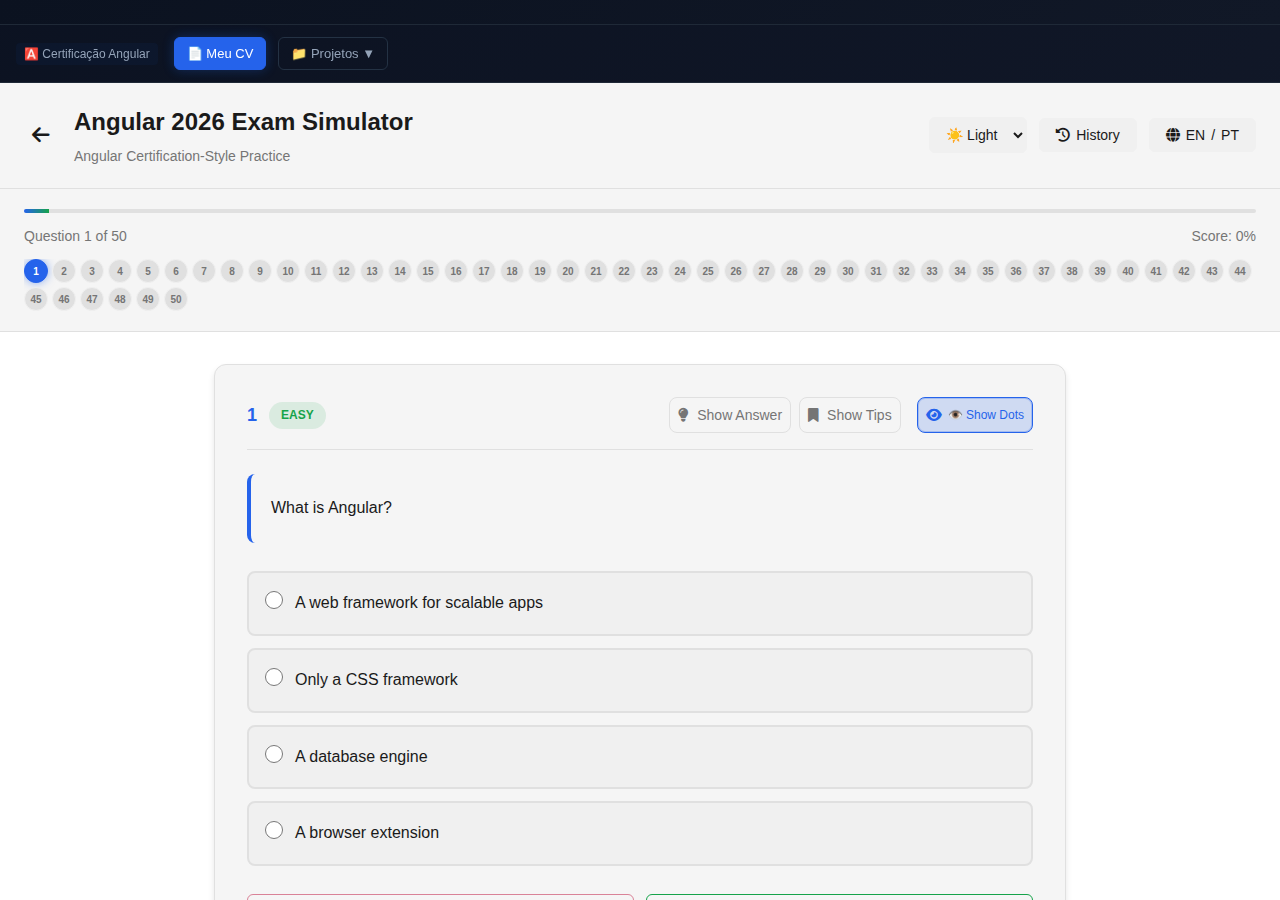
<file: exam/angular2026/index.html>
﻿<!doctype html>
<html lang="pt-BR">
<head>
  <meta charset="utf-8">
  <meta http-equiv="refresh" content="0; url=../../index.html?exam=angular2026">
  <link rel="canonical" href="../../index.html?exam=angular2026">
  <title>Redirecionando...</title>
</head>
<body>
  <script>window.location.replace("../../index.html?exam=angular2026");</script>
</body>
</html>
</file>
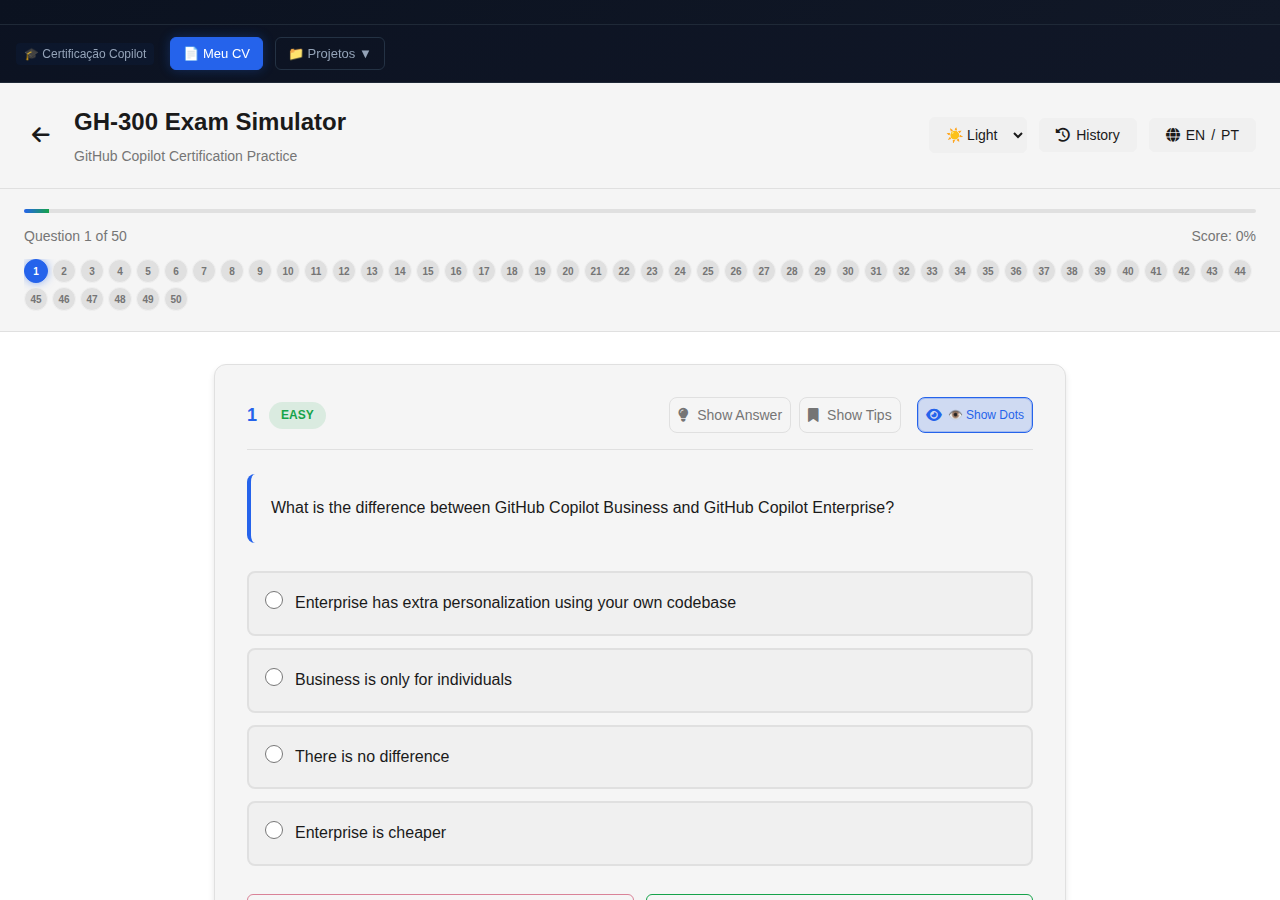
<file: exam/gh300/index.html>
﻿<!doctype html>
<html lang="pt-BR">
<head>
  <meta charset="utf-8">
  <meta http-equiv="refresh" content="0; url=../../index.html?exam=gh300">
  <link rel="canonical" href="../../index.html?exam=gh300">
  <title>Redirecionando...</title>
</head>
<body>
  <script>window.location.replace("../../index.html?exam=gh300");</script>
</body>
</html>
</file>
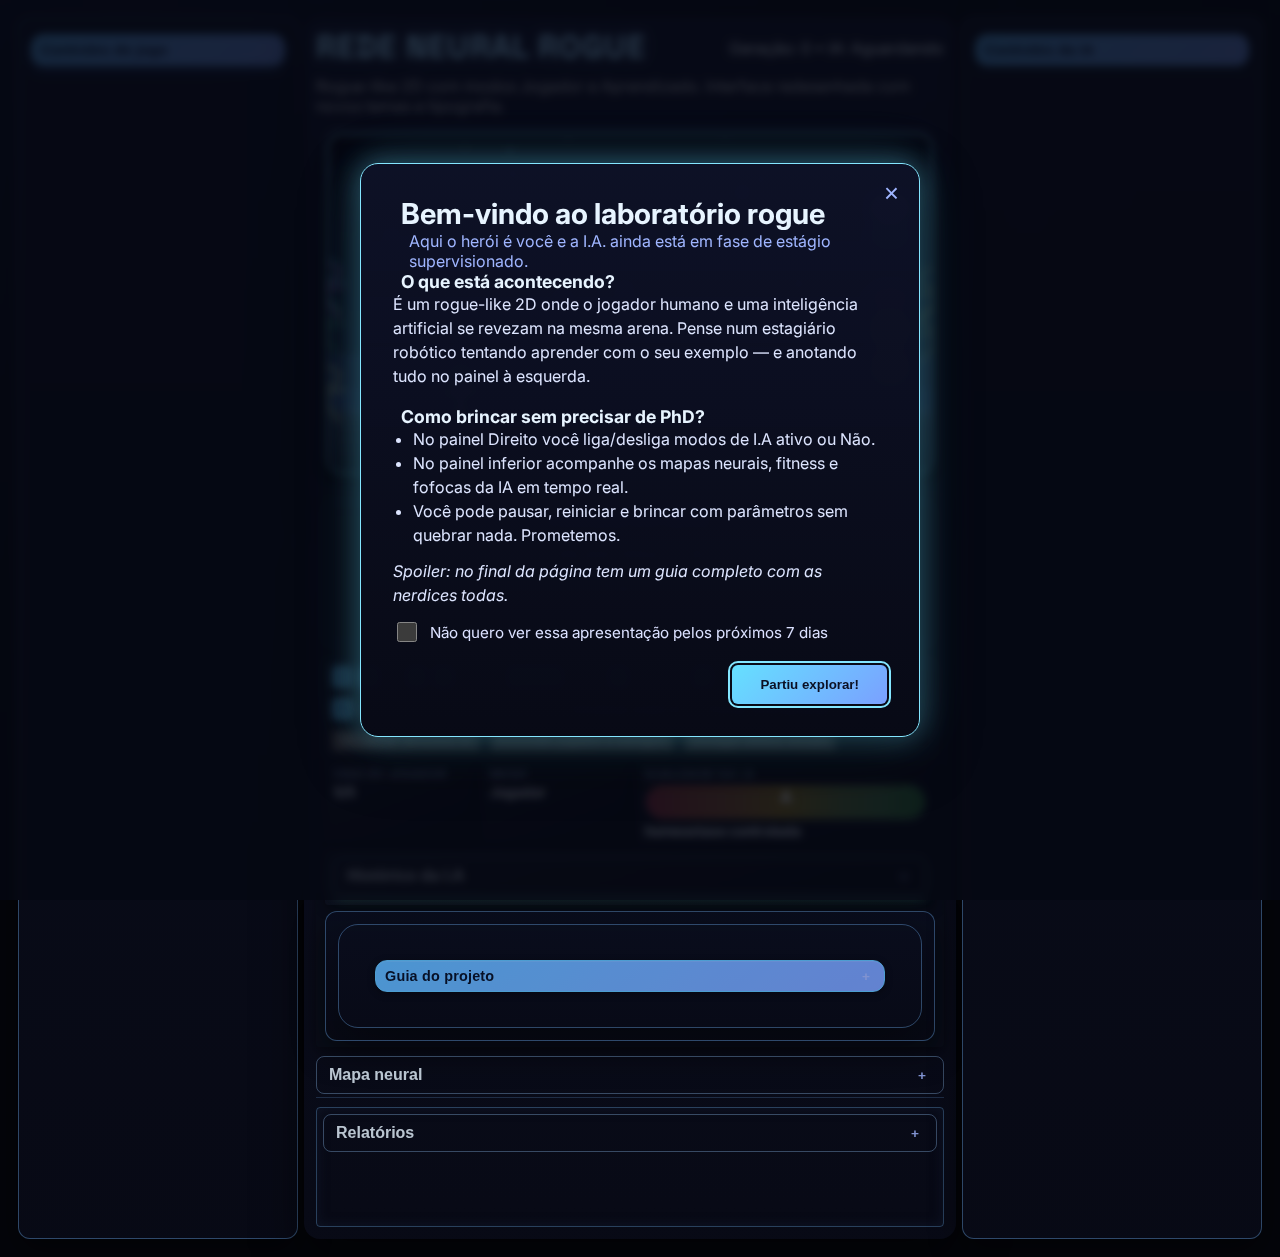
<file: projetos-pessoais/generative-game-rogue-like/index.html>
<!DOCTYPE html>
<html lang="pt-BR">
  <head>
    <meta charset="utf-8" />
    <title>Rede Neural Rogue</title>
    <meta name="viewport" content="width=device-width, initial-scale=1" />
    <link rel="preconnect" href="https://fonts.googleapis.com" />
    <link rel="preconnect" href="https://fonts.gstatic.com" crossorigin />
    <link href="https://fonts.googleapis.com/css2?family=Inter:wght@400;600;700;800;900&family=Space+Grotesk:wght@600;700&family=Fira+Code:wght@400;600&display=swap" rel="stylesheet" />
    <link rel="stylesheet" href="./styles.css" />
    <link rel="stylesheet" href="./theme.css" />
  </head>
  <body data-theme="neon" class="ui-v2">
    <div class="game-intro-modal" id="gameIntroModal" hidden>
      <div class="game-intro-modal__backdrop" data-modal-backdrop></div>
      <div class="game-intro-modal__content" role="dialog" aria-modal="true" aria-labelledby="gameIntroTitle" aria-describedby="gameIntroDescription">
        <button type="button" class="game-intro-modal__close" data-modal-close aria-label="Fechar apresentação inicial">×</button>
        <h2 id="gameIntroTitle">Bem-vindo ao laboratório rogue</h2>
        <p class="game-intro-modal__subtitle">Aqui o herói é você e a I.A. ainda está em fase de estágio supervisionado.</p>
        <section class="game-intro-modal__section">
          <h3>O que está acontecendo?</h3>
          <p id="gameIntroDescription">É um rogue-like 2D onde o jogador humano e uma inteligência artificial se revezam na mesma arena. Pense num estagiário robótico tentando aprender com o seu exemplo — e anotando tudo no painel à esquerda.</p>
        </section>
        <section class="game-intro-modal__section">
          <h3>Como brincar sem precisar de PhD?</h3>
          <ul>
            <li>No painel Direito você liga/desliga modos de I.A ativo ou Não.</li>
            <li>No painel inferior acompanhe os mapas neurais, fitness e fofocas da IA em tempo real.</li>
            <li>Você pode pausar, reiniciar e brincar com parâmetros sem quebrar nada. Prometemos.</li>
          </ul>
          <p class="game-intro-modal__note">Spoiler: no final da página tem um guia completo com as nerdices todas.</p>
        </section>
        <label class="game-intro-modal__remember">
          <input type="checkbox" id="gameIntroModalRemember" />
          Não quero ver essa apresentação pelos próximos 7 dias
        </label>
        <div class="game-intro-modal__actions">
          <button type="button" class="game-intro-modal__action" data-modal-accept>Partiu explorar!</button>
        </div>
      </div>
    </div>

    <div id="interface">
      <aside id="coluna-esquerda" class="painel-controle">
        <section id="controles-jogo" class="bloco-controle" data-collapsible data-title="Controles do jogo"></section>
      </aside>
      <main id="painel-jogo">
        <header id="cabecalho" class="cabecalho-v2">
          <div class="cabecalho-v2__top">
            <h1 class="titulo-jogo">Rede Neural Rogue</h1>
            <div id="status-basico" class="status-basico">
              <span>Geração: <span id="gen-count">0</span></span>
              <span>•</span>
              <span>IA: <span id="ia-status">Aguardando</span></span>
            </div>
          </div>
          <p id="descricao" class="descricao-jogo">
            Rogue-like 2D com modos Jogador e Aprendizado. Interface redesenhada com novos temas e tipografia.
          </p>
        </header>
        <div id="area-canvas">
          <canvas id="tela-jogo" width="960" height="540"></canvas>
          <div id="tela-derrota" class="oculto"></div>
        </div>
        <div id="hud">
          <div id="status-relatorios-top" class="status-relatorios status-top">
            <div id="evolucao-topo" aria-live="polite">
              <span class="evo-item"><strong>Geração:</strong> <span id="evo-geracao">0</span></span>
              <span class="evo-item"><strong>Melhor:</strong> <span id="evo-melhor">0</span></span>
              <span class="evo-item"><strong>Média:</strong> <span id="evo-media">0</span></span>
              <span class="evo-item"><strong>Estado:</strong> <span id="evo-estado">aquecendo</span></span>
            </div>
          </div>
          <div id="comandos-jogo" class="comandos-jogo">
            <div class="cmd"><kbd>←</kbd><kbd>→</kbd> ou <kbd>A</kbd><kbd>D</kbd> mover</div>
            <div class="cmd"><kbd>Espaço</kbd> pular</div>
            <div class="cmd"><kbd>R</kbd> reiniciar</div>
            <div class="cmd"><kbd>P</kbd> pausar</div>
            <div class="cmd"><kbd>M</kbd> modo desempenho (toggle efeitos)</div>
          </div>
          <div id="info-jogador">
            <div id="hp-jogador">
              <div class="hp-label">Vida do Jogador</div>
              <div class="hp-valor"></div>
            </div>
            <div id="modo-ia">
              <div class="modo-label">Modo</div>
              <div class="modo-valor">Jogador</div>
            </div>
            <div id="indicador-qualidade">
              <div class="qualidade-label">Qualidade da I.A</div>
              <div class="qualidade-medidor">
                <div class="qualidade-gradiente"></div>
                <div id="qualidade-ponteiro"></div>
              </div>
              <div id="qualidade-estado">Aguardando avaliacao</div>
            </div>
            <div id="historico-ia" class="bloco-controle" data-collapsible data-title="Histórico da I.A">
              <div class="collapsible__content">
                <div id="historico-lista"></div>
              </div>
            </div>
        </div>
      </div>
      <section id="painel-visualizacoes" class="bloco-controle" data-collapsible>
          <h2>Mapa neural</h2>
          <canvas id="canvas-ativacoes" width="960" height="280"></canvas>
          <canvas id="canvas-fitness" width="960" height="160"></canvas>
          <div class="explicacao-visualizacao">
            <p>
              Entradas do mapa neural: PX posicao lateral, DP delta horizontal do projetil, DY delta vertical,
              TI tempo ate impacto, DZ densidade local de projetis, IX delta do inimigo, IY diferencial vertical
              do inimigo e MEM estado interno. Cores azul/laranja indicam sinal positivo/negativo.
            </p>
            <p>
              O painel central sintetiza tres nodos: urg proj (pressao imediata de projetis), press inimigo
              (forca taticas dos inimigos) e memoria ativa (estado recursivo). Conexoes brilham proporcionalmente
              aos pesos evoluidos.
            </p>
            <p>
              A barra inferior resume fitness instantaneo, movimento bruto, estado de evasao e probabilidade de
              pulo estimada. O grafico a direita acompanha melhor individuo e media da populacao ao longo das
              geracoes.
            </p>
            <p>
              Indicadores de boas praticas: o painel de resumo contextualiza o ritmo do aprendizado (hiperplastico,
              acelerado, gradual, homeostase, estagnado ou regressivo) e sugere ajustes de exploracao ou estabilidade.
            </p>
          </div>
        </section>
        <section id="painel-relatorios" data-collapsible data-title="Relatórios"></section>
      </main>
      <aside id="coluna-direita" class="painel-controle">
        <section id="controles-ia" class="bloco-controle" data-collapsible data-title="Controles da IA"></section>
      </aside>
      <footer id="painel-inferior" class="painel-controle">
        <section id="guia-projeto" class="game-docs" aria-labelledby="guiaProjetoTitulo" data-collapsible data-title="Guia do projeto">
          <div class="game-docs__wrap">
            <h2 id="guiaProjetoTitulo">Manual de bordo do Rede Neural Rogue</h2>
            <p class="game-docs__lead">Se você chegou até aqui, parabéns: já sobreviveu ao estagiário digital e ao modal. Agora vem uma dose de explicação divertida com um after credit técnico para quem curte apertar botões certos.</p>
            <div class="game-docs__grid">
              <article class="game-docs__card">
                <h3>Guia rápido para humanos curiosos</h3>
                <p>Use o painel esquerdo para configurar a partida: escolha se você joga, se a IA assume ou se ficam em modo observação. Cada botão é autoexplicativo e mostra dicas quando o mouse passa por cima.</p>
                <ul>
                  <li><strong>Começar/Resetar:</strong> reinicia o jogo com as configurações ativas — perfeito para testar microajustes.</li>
                  <li><strong>Modo IA:</strong> alterna entre controle humano e aprendizado automático. Ótimo para ver a criatura evoluindo.</li>
                  <li><strong>Power-ups de análise:</strong> ative estatísticas extras e veja o mapa neural reagindo ao que acontece na tela.</li>
                </ul>
              </article>
              <article class="game-docs__card">
                <h3>Parâmetros e painéis sem drama</h3>
                <p>O painel inferior mostra as entranhas da rede neural.</p>
                <ul>
                  <li><strong>Mapa neural:</strong> PX, DP, DY, TI, DZ, IX, IY e MEM são as entradas que alimentam a IA — uma enciclopédia compacta do campo de batalha.</li>
                  <li><strong>Fitness & evolução:</strong> curvas indicando se a IA está aprendendo ou apenas improvisando.</li>
                  <li><strong>Histórico da IA:</strong> um log em português claro sobre o que a inteligência está testando, comemorando e corrigindo.</li>
                </ul>
                <p>Quer experimentar? Ajuste velocidades, densidade de projéteis e comportamento dos inimigos nos controles laterais para observar novas táticas.</p>
              </article>
              <article class="game-docs__card">
                <h3>Tecnologias sob o capô</h3>
                <p>Por trás da cortina temos:</p>
                <ul>
                  <li><strong>HTML5 Canvas</strong> renderizando o jogo em tempo real.</li>
                  <li><strong>Arquitetura ECS</strong> dividindo entidades, componentes e sistemas.</li>
                  <li><strong>Módulos ES6</strong> organizando IA, HUD, controles e efeitos.</li>
                  <li><strong>Algoritmo evolutivo</strong> que ajusta pesos, avalia fitness e seleciona os melhores comportamentos.</li>
                  <li><strong>Web Audio API</strong> para feedbacks sonoros sem travar o loop.</li>
                </ul>
              </article>
              <article class="game-docs__card">
                <h3>Dicas técnicas para ir além</h3>
                <ul>
                  <li><code>src/core/configuracao.js</code> concentra presets de jogo, IA e efeitos — duplique perfis para novos experimentos.</li>
                  <li><code>src/ia</code> guarda a lógica neural e o ciclo de mutações. Perfeito para plugar novos sensores ou funções de ativação.</li>
                  <li><code>src/ui</code> renderiza HUD e visualizações: ponto ideal para exportar dados ou acoplar dashboards.</li>
                  <li>O <code>PainelControles</code> fornece hooks para telemetria, replays ou integração com dashboards externos.</li>
                </ul>
                <p class="game-docs__closing">Teste deixar a IA treinando alguns minutos, depois reassuma o teclado: é como jogar com um colega que aprendeu todos os atalhos enquanto você pegava café.</p>
              </article>
            </div>
          </div>
        </section>
      </footer>
    </div>

    <script type="module" src="../src/main.js"></script>
    <script src="./scripts/bloco-controle.js"></script>
  </body>
</html>
</file>
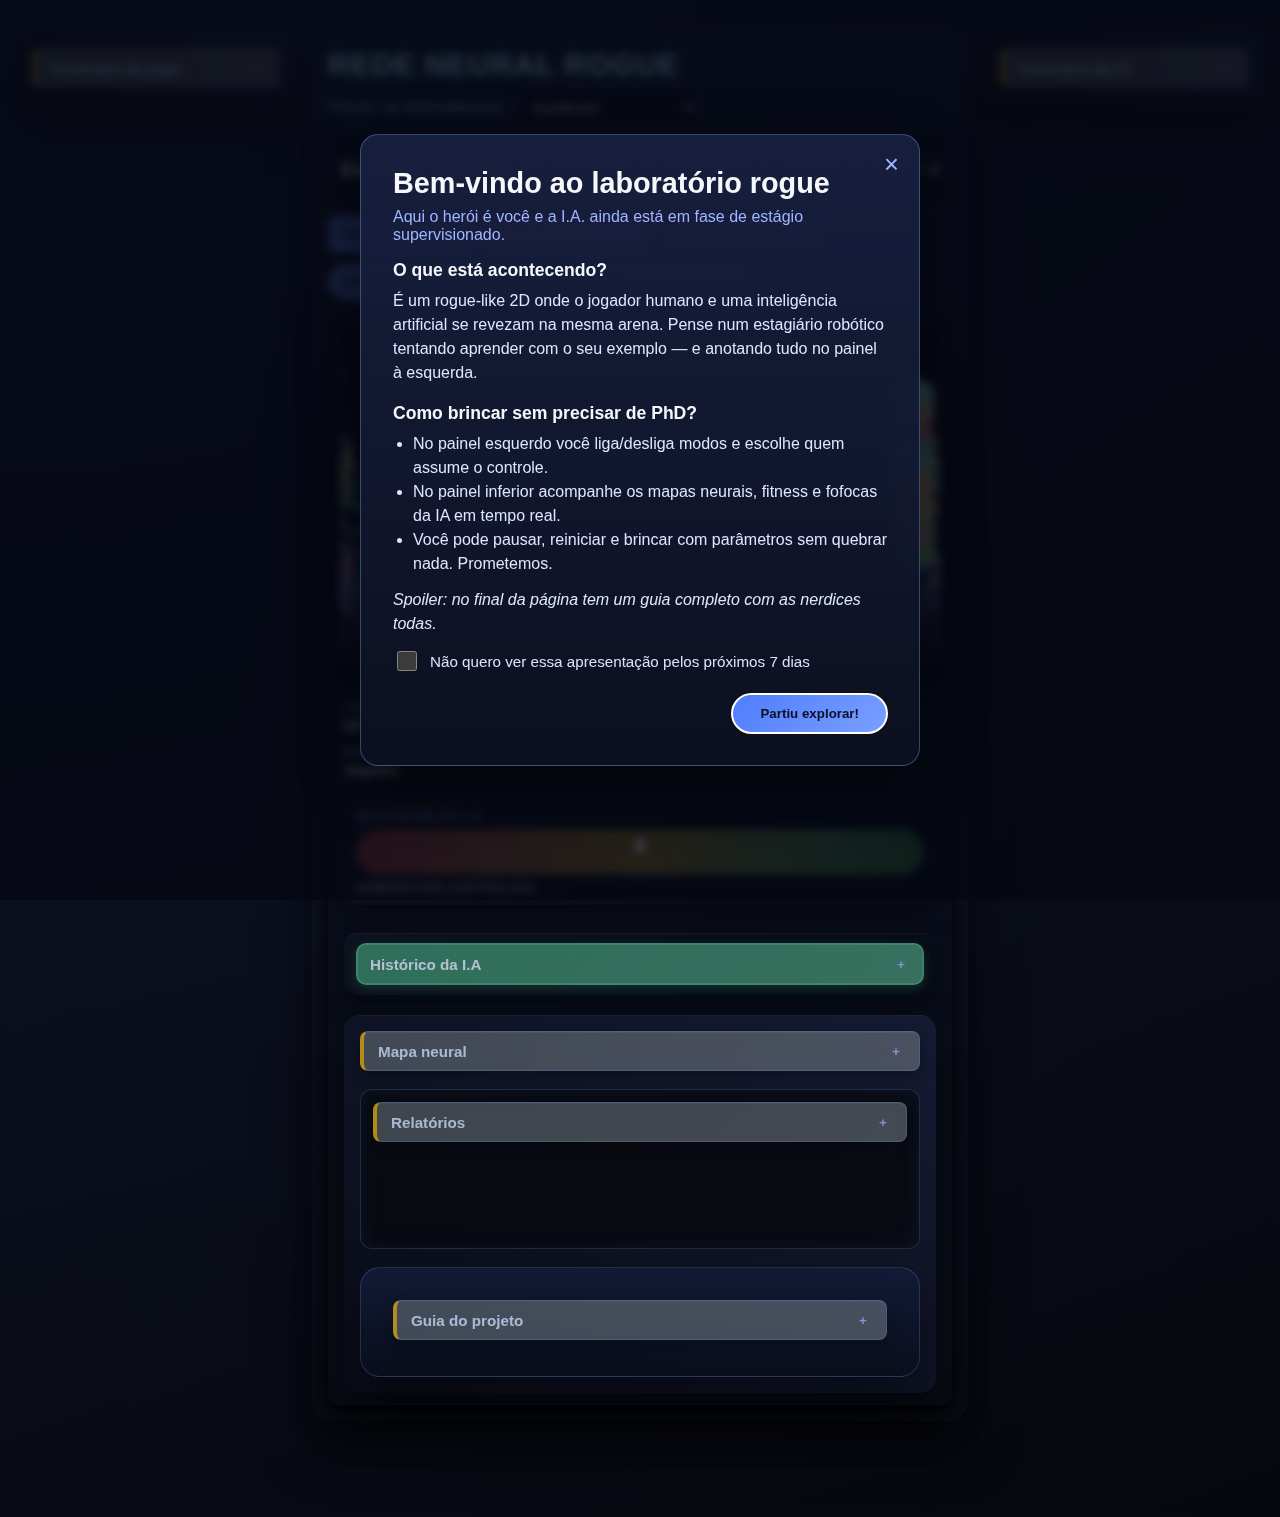
<file: projetos-pessoais/public/index.html>
<!DOCTYPE html>
<html lang="pt-BR">
  <head>
    <meta charset="utf-8" />
    <title>Rede Neural Rogue</title>
    <meta name="viewport" content="width=device-width, initial-scale=1" />
    <link rel="stylesheet" href="./styles.css" />
  </head>
  <body>
    <div class="game-intro-modal" id="gameIntroModal" hidden>
      <div class="game-intro-modal__backdrop" data-modal-backdrop></div>
      <div class="game-intro-modal__content" role="dialog" aria-modal="true" aria-labelledby="gameIntroTitle" aria-describedby="gameIntroDescription">
        <button type="button" class="game-intro-modal__close" data-modal-close aria-label="Fechar apresentação inicial">×</button>
        <h2 id="gameIntroTitle">Bem-vindo ao laboratório rogue</h2>
        <p class="game-intro-modal__subtitle">Aqui o herói é você e a I.A. ainda está em fase de estágio supervisionado.</p>
        <section class="game-intro-modal__section">
          <h3>O que está acontecendo?</h3>
          <p id="gameIntroDescription">É um rogue-like 2D onde o jogador humano e uma inteligência artificial se revezam na mesma arena. Pense num estagiário robótico tentando aprender com o seu exemplo — e anotando tudo no painel à esquerda.</p>
        </section>
        <section class="game-intro-modal__section">
          <h3>Como brincar sem precisar de PhD?</h3>
          <ul>
            <li>No painel esquerdo você liga/desliga modos e escolhe quem assume o controle.</li>
            <li>No painel inferior acompanhe os mapas neurais, fitness e fofocas da IA em tempo real.</li>
            <li>Você pode pausar, reiniciar e brincar com parâmetros sem quebrar nada. Prometemos.</li>
          </ul>
          <p class="game-intro-modal__note">Spoiler: no final da página tem um guia completo com as nerdices todas.</p>
        </section>
        <label class="game-intro-modal__remember">
          <input type="checkbox" id="gameIntroModalRemember" />
          Não quero ver essa apresentação pelos próximos 7 dias
        </label>
        <div class="game-intro-modal__actions">
          <button type="button" class="game-intro-modal__action" data-modal-accept>Partiu explorar!</button>
        </div>
      </div>
    </div>

    <div id="interface">
      <aside id="coluna-esquerda" class="painel-controle">
        <section id="controles-jogo" class="bloco-controle" data-collapsible data-title="Controles do jogo"></section>
      </aside>
      <main id="painel-jogo">
        <header id="cabecalho">
          <h1>Rede Neural Rogue</h1>
          <div id="barra-presets" class="barra-presets"></div>
          <div id="status-relatorios-top" class="status-relatorios status-top"></div>
          <div id="comandos-jogo" class="comandos-jogo"></div>
        </header>
        <div id="area-canvas">
          <canvas id="tela-jogo" width="960" height="540"></canvas>
          <div id="tela-derrota" class="oculto"></div>
        </div>
        <div id="hud">
          <div id="info-jogador">
            <div id="hp-jogador">
              <div class="hp-label">Vida do Jogador</div>
              <div class="hp-valor"></div>
            </div>
            <div id="modo-ia">
              <div class="modo-label">Modo</div>
              <div class="modo-valor">Jogador</div>
            </div>
            <div id="indicador-qualidade">
              <div class="qualidade-label">Qualidade da I.A</div>
              <div class="qualidade-medidor">
                <div class="qualidade-gradiente"></div>
                <div id="qualidade-ponteiro"></div>
              </div>
              <div id="qualidade-estado">Aguardando avaliacao</div>
            </div>
            <div id="historico-ia" class="bloco-controle" data-collapsible data-title="Histórico da I.A">
              <div class="collapsible__content">
                <div id="historico-lista"></div>
              </div>
            </div>
          </div>
        </div>
      </main>
      <aside id="coluna-direita" class="painel-controle">
        <section id="controles-ia" class="bloco-controle" data-collapsible data-title="Controles da IA"></section>
      </aside>
      <footer id="painel-inferior" class="painel-controle">
        <section id="painel-visualizacoes" class="bloco-controle" data-collapsible>
          <h2>Mapa neural</h2>
          <canvas id="canvas-ativacoes" width="960" height="280"></canvas>
          <canvas id="canvas-fitness" width="960" height="160"></canvas>
          <div class="explicacao-visualizacao">
            <p>
              Entradas do mapa neural: PX posicao lateral, DP delta horizontal do projetil, DY delta vertical,
              TI tempo ate impacto, DZ densidade local de projetis, IX delta do inimigo, IY diferencial vertical
              do inimigo e MEM estado interno. Cores azul/laranja indicam sinal positivo/negativo.
            </p>
            <p>
              O painel central sintetiza tres nodos: urg proj (pressao imediata de projetis), press inimigo
              (forca taticas dos inimigos) e memoria ativa (estado recursivo). Conexoes brilham proporcionalmente
              aos pesos evoluidos.
            </p>
            <p>
              A barra inferior resume fitness instantaneo, movimento bruto, estado de evasao e probabilidade de
              pulo estimada. O grafico a direita acompanha melhor individuo e media da populacao ao longo das
              geracoes.
            </p>
            <p>
              Indicadores de boas praticas: o painel de resumo contextualiza o ritmo do aprendizado (hiperplastico,
              acelerado, gradual, homeostase, estagnado ou regressivo) e sugere ajustes de exploracao ou estabilidade.
            </p>
          </div>
        </section>
        <section id="painel-relatorios" data-collapsible data-title="Relatórios"></section>
        <section id="guia-projeto" class="game-docs" aria-labelledby="guiaProjetoTitulo" data-collapsible data-title="Guia do projeto">
          <div class="game-docs__wrap">
            <h2 id="guiaProjetoTitulo">Manual de bordo do Rede Neural Rogue</h2>
            <p class="game-docs__lead">Se você chegou até aqui, parabéns: já sobreviveu ao estagiário digital e ao modal. Agora vem uma dose de explicação divertida com um after credit técnico para quem curte apertar botões certos.</p>
            <div class="game-docs__grid">
              <article class="game-docs__card">
                <h3>Guia rápido para humanos curiosos</h3>
                <p>Use o painel esquerdo para configurar a partida: escolha se você joga, se a IA assume ou se ficam em modo observação. Cada botão é autoexplicativo e mostra dicas quando o mouse passa por cima.</p>
                <ul>
                  <li><strong>Começar/Resetar:</strong> reinicia o jogo com as configurações ativas — perfeito para testar microajustes.</li>
                  <li><strong>Modo IA:</strong> alterna entre controle humano e aprendizado automático. Ótimo para ver a criatura evoluindo.</li>
                  <li><strong>Power-ups de análise:</strong> ative estatísticas extras e veja o mapa neural reagindo ao que acontece na tela.</li>
                </ul>
              </article>
              <article class="game-docs__card">
                <h3>Parâmetros e painéis sem drama</h3>
                <p>O painel inferior mostra as entranhas da rede neural.</p>
                <ul>
                  <li><strong>Mapa neural:</strong> PX, DP, DY, TI, DZ, IX, IY e MEM são as entradas que alimentam a IA — uma enciclopédia compacta do campo de batalha.</li>
                  <li><strong>Fitness & evolução:</strong> curvas indicando se a IA está aprendendo ou apenas improvisando.</li>
                  <li><strong>Histórico da IA:</strong> um log em português claro sobre o que a inteligência está testando, comemorando e corrigindo.</li>
                </ul>
                <p>Quer experimentar? Ajuste velocidades, densidade de projéteis e comportamento dos inimigos nos controles laterais para observar novas táticas.</p>
              </article>
              <article class="game-docs__card">
                <h3>Tecnologias sob o capô</h3>
                <p>Por trás da cortina temos:</p>
                <ul>
                  <li><strong>HTML5 Canvas</strong> renderizando o jogo em tempo real.</li>
                  <li><strong>Arquitetura ECS</strong> dividindo entidades, componentes e sistemas.</li>
                  <li><strong>Módulos ES6</strong> organizando IA, HUD, controles e efeitos.</li>
                  <li><strong>Algoritmo evolutivo</strong> que ajusta pesos, avalia fitness e seleciona os melhores comportamentos.</li>
                  <li><strong>Web Audio API</strong> para feedbacks sonoros sem travar o loop.</li>
                </ul>
              </article>
              <article class="game-docs__card">
                <h3>Dicas técnicas para ir além</h3>
                <ul>
                  <li><code>src/core/configuracao.js</code> concentra presets de jogo, IA e efeitos — duplique perfis para novos experimentos.</li>
                  <li><code>src/ia</code> guarda a lógica neural e o ciclo de mutações. Perfeito para plugar novos sensores ou funções de ativação.</li>
                  <li><code>src/ui</code> renderiza HUD e visualizações: ponto ideal para exportar dados ou acoplar dashboards.</li>
                  <li>O <code>PainelControles</code> fornece hooks para telemetria, replays ou integração com dashboards externos.</li>
                </ul>
                <p class="game-docs__closing">Teste deixar a IA treinando alguns minutos, depois reassuma o teclado: é como jogar com um colega que aprendeu todos os atalhos enquanto você pegava café.</p>
              </article>
            </div>
          </div>
        </section>
      </footer>
    </div>

    <script src="../generative-game-rogue-like/scripts/bloco-controle.js"></script>
    <script type="module" src="../src/main.js"></script>
  </body>
</html>
</file>
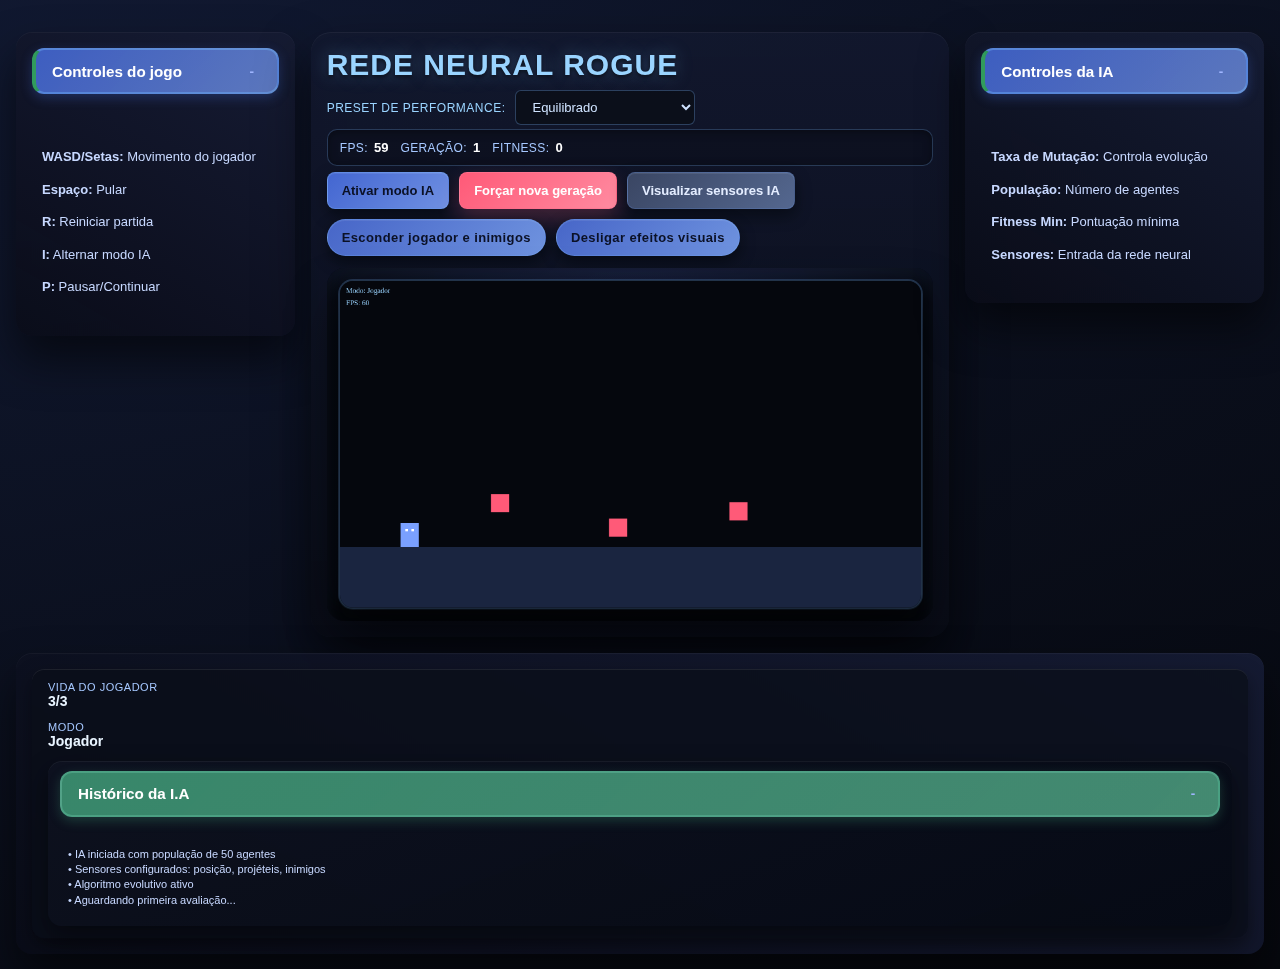
<file: projetos-pessoais/rede-neural-rogue-standalone/index.html>
<!DOCTYPE html>
<html lang="pt-BR">
<head>
    <meta charset="utf-8" />
    <title>Rede Neural Rogue - ULTRA PERFORMANCE</title>
    <meta name="viewport" content="width=device-width, initial-scale=1" />
    <style>
        :root {
            color-scheme: dark;
            font-family: "Segoe UI", sans-serif;
            background: radial-gradient(circle at 20% 20%, #182142, #090b12 60%, #05060c);
            color: #f5f7fa;
        }

        * {
            box-sizing: border-box;
        }

        body {
            margin: 0;
            padding: 32px 16px 96px;
            min-height: 100vh;
            display: flex;
            flex-direction: column;
            justify-content: flex-start;
            align-items: center;
            gap: 48px;
            background: linear-gradient(160deg, rgba(16, 24, 48, 0.85), rgba(6, 8, 14, 0.95));
        }

        #interface {
            display: grid;
            grid-template-areas:
                "esquerda jogo direita"
                "inferior inferior inferior";
            grid-template-columns: minmax(240px, 300px) minmax(600px, 960px) minmax(260px, 320px);
            grid-template-rows: 1fr minmax(140px, 220px);
            gap: 16px;
            width: min(100%, 1600px);
            max-width: 100%;
            height: auto;
            margin: 0 auto;
        }

        .painel-controle {
            background: linear-gradient(210deg, rgba(22, 28, 52, 0.94), rgba(10, 12, 24, 0.9));
            border-radius: 16px;
            padding: 16px;
            box-shadow: 0 24px 44px rgba(0, 0, 0, 0.55), inset 0 1px 0 rgba(255, 255, 255, 0.04);
            display: flex;
            flex-direction: column;
            gap: 16px;
            backdrop-filter: blur(6px);
            overflow: hidden;
            width: 100%;
        }

        #coluna-esquerda { grid-area: esquerda; height: fit-content; }
        #coluna-direita { grid-area: direita; height: fit-content; }
        #painel-inferior { grid-area: inferior; display: flex; flex-direction: column; gap: 18px; height: fit-content; }

        #painel-jogo {
            grid-area: jogo;
            display: flex;
            flex-direction: column;
            gap: 12px;
            padding: 16px;
            border-radius: 20px;
            background: linear-gradient(180deg, rgba(18, 24, 46, 0.9), rgba(9, 12, 22, 0.95));
            box-shadow: 0 26px 52px rgba(0, 0, 0, 0.55), inset 0 1px 0 rgba(255, 255, 255, 0.05);
            position: relative;
        }

        #cabecalho h1 {
            margin: 0;
            font-size: 30px;
            letter-spacing: 1px;
            text-transform: uppercase;
            color: #9ad4ff;
            text-shadow: 0 2px 4px rgba(0, 0, 0, 0.6), 0 0 18px rgba(126, 198, 255, 0.35);
        }

        /* Barra de presets no topo */
        #barra-presets {
            display: flex;
            align-items: center;
            gap: 10px;
            margin-top: 8px;
        }

        .lbl-preset-topo {
            font-size: 12px;
            color: #9ad4ff;
            text-transform: uppercase;
            letter-spacing: 0.5px;
        }

        #barra-presets select {
            width: auto;
            min-width: 180px;
            padding: 8px 12px;
            border-radius: 6px;
            background: rgba(10, 14, 24, 0.8);
            border: 1px solid rgba(122, 183, 255, 0.3);
            color: #cfe3ff;
            font-family: "Segoe UI", sans-serif;
            font-size: 13px;
            outline: none;
            cursor: pointer;
        }

        /* Status de relatórios no topo */
        .status-relatorios {
            display: flex;
            align-items: center;
            gap: 12px;
            flex-wrap: wrap;
            width: 100%;
            padding: 10px 12px;
            margin: 4px 0 6px 0;
            border-radius: 10px;
            background: rgba(12, 16, 28, 0.65);
            border: 1px solid rgba(122, 183, 255, 0.25);
            box-shadow: inset 0 2px 8px rgba(0, 0, 0, 0.35);
        }

        .status-item {
            display: flex;
            align-items: baseline;
            gap: 6px;
        }

        .status-label {
            color: #a6c8ff;
            font-size: 12px;
            text-transform: uppercase;
            letter-spacing: 0.4px;
        }

        .status-valor {
            color: #ffffff;
            font-weight: 700;
            font-size: 13px;
        }

        /* Comandos do jogo no topo */
        #comandos-jogo {
            display: flex;
            flex-wrap: wrap;
            gap: 10px;
            margin: 6px 0 0 0;
        }

        #area-canvas {
            width: 100%;
            position: relative;
            display: flex;
            justify-content: center;
            align-items: center;
            padding: 12px;
            border-radius: 18px;
            background: radial-gradient(circle at 50% 20%, rgba(58, 76, 144, 0.18), rgba(7, 10, 18, 0.95) 70%);
            box-shadow: inset 0 12px 18px rgba(116, 152, 255, 0.08), inset 0 -16px 24px rgba(3, 5, 9, 0.9);
        }

        canvas {
            max-width: 100%;
            width: 100%;
            height: auto;
            display: block;
        }

        #tela-jogo {
            border-radius: 14px;
            background: #05070d;
            border: 1px solid rgba(122, 183, 255, 0.25);
            box-shadow: 0 22px 48px rgba(0, 0, 0, 0.6), 0 0 0 1px rgba(122, 183, 255, 0.25), inset 0 2px 12px rgba(122, 183, 255, 0.08);
            transform: rotateX(3deg);
            transform-origin: top center;
            transition: transform 0.35s ease, box-shadow 0.35s ease;
        }

        #tela-jogo:hover {
            transform: rotateX(0deg) scale(1.01);
            box-shadow: 0 30px 70px rgba(0, 0, 0, 0.68), 0 0 0 1px rgba(154, 212, 255, 0.42), inset 0 2px 18px rgba(154, 212, 255, 0.18);
        }

        #hud {
            display: flex;
            flex-direction: column;
            gap: 12px;
            padding: 12px 16px;
            border-radius: 12px;
            background: rgba(10, 14, 24, 0.75);
            box-shadow: 0 8px 20px rgba(0, 0, 0, 0.4), inset 0 1px 0 rgba(255, 255, 255, 0.08);
            backdrop-filter: blur(6px);
            min-width: 120px;
        }

        #info-jogador {
            display: flex;
            flex-direction: column;
            gap: 12px;
        }

        .hp-label, .modo-label {
            font-size: 11px;
            color: #a6c8ff;
            text-transform: uppercase;
            letter-spacing: 0.5px;
        }

        .hp-valor, .modo-valor {
            font-size: 14px;
            font-weight: bold;
            color: #e8f4ff;
        }

        /* Histórico IA collapsible com altura 400px */
        #historico-ia {
            display: flex;
            flex-direction: column;
            gap: 6px;
            padding: 10px 12px;
            border-radius: 14px;
            background: linear-gradient(160deg, rgba(14, 18, 32, 0.88), rgba(6, 10, 20, 0.92));
            box-shadow: inset 0 1px 0 rgba(255, 255, 255, 0.05), 0 10px 24px rgba(0, 0, 0, 0.4);
            min-width: 300px;
            max-height: 400px;
        }

        #historico-ia .collapsible__content {
            max-height: 400px;
            overflow-y: auto;
            overflow-x: hidden;
        }

        .historico-label {
            font-size: 13px;
            letter-spacing: 0.6px;
            text-transform: uppercase;
            color: #8ea7ff;
        }

        #historico-lista {
            max-height: 100px;
            overflow-y: auto;
            font-size: 11px;
            color: #c7d8ff;
            line-height: 1.4;
        }

        /* Botões com diferentes cores - lista principal (azul) vs sublista (verde) */
        .collapsible__toggle {
            width: 100%;
            background: linear-gradient(135deg, rgba(67, 102, 209, 0.85), rgba(111, 144, 226, 0.75));
            border: 2px solid rgba(118, 187, 255, 0.4);
            color: #ffffff;
            border-radius: 12px;
            padding: 12px 16px;
            display: flex;
            justify-content: space-between;
            align-items: center;
            gap: 12px;
            cursor: pointer;
            font-size: 0.95rem;
            font-weight: 600;
            text-align: left;
            transition: all 0.3s ease;
            box-shadow: 0 4px 12px rgba(67, 102, 209, 0.3);
        }

        .collapsible__toggle:hover {
            border-color: rgba(118, 187, 255, 0.7);
            background: linear-gradient(135deg, rgba(87, 122, 229, 0.95), rgba(131, 164, 246, 0.85));
            transform: translateY(-2px);
            box-shadow: 0 6px 18px rgba(67, 102, 209, 0.4);
        }

        /* Botões de sublista - cor verde/turquesa */
        .bloco-controle .bloco-controle .collapsible__toggle,
        #historico-ia.bloco-controle .collapsible__toggle {
            background: linear-gradient(135deg, rgba(64, 156, 120, 0.85), rgba(88, 180, 144, 0.75));
            border: 2px solid rgba(102, 198, 168, 0.4);
            box-shadow: 0 4px 12px rgba(64, 156, 120, 0.3);
        }

        .bloco-controle .bloco-controle .collapsible__toggle:hover,
        #historico-ia.bloco-controle .collapsible__toggle:hover {
            border-color: rgba(102, 198, 168, 0.7);
            background: linear-gradient(135deg, rgba(84, 176, 140, 0.95), rgba(108, 200, 164, 0.85));
            box-shadow: 0 6px 18px rgba(64, 156, 120, 0.4);
        }

        /* Estados expandido/minimizado - indicação clara com bordas */
        [data-collapsible] .collapsible__toggle {
            border-left: 4px solid rgba(255, 193, 7, 0.8);
        }

        [data-collapsible].is-open .collapsible__toggle {
            border-left: 4px solid rgba(40, 167, 69, 0.8);
            background: linear-gradient(135deg, rgba(67, 102, 209, 0.9), rgba(111, 144, 226, 0.8));
        }

        [data-collapsible].is-closed .collapsible__toggle {
            border-left: 4px solid rgba(255, 193, 7, 0.8);
            background: linear-gradient(135deg, rgba(108, 117, 125, 0.7), rgba(134, 142, 150, 0.6));
            opacity: 0.8;
        }

        .collapsible__icon {
            width: 18px;
            height: 18px;
            border-radius: 50%;
            display: inline-flex;
            align-items: center;
            justify-content: center;
            font-size: 0.85rem;
            color: #9fb5ff;
        }

        .collapsible__content {
            display: none;
            margin-top: 16px;
            width: 100%;
        }

        [data-collapsible].is-open .collapsible__content {
            display: block;
        }

        .collapsible__icon::before {
            content: "+";
            transition: transform 0.2s ease;
        }

        [data-collapsible].is-open .collapsible__icon::before {
            content: "-";
        }

        /* Estilos de botões principais */
        .btn {
            padding: 10px 14px;
            border-radius: 8px;
            border: 1px solid rgba(122, 183, 255, 0.4);
            background: rgba(18, 25, 46, 0.82);
            color: #e8f4ff;
            font-weight: 600;
            cursor: pointer;
            transition: transform 0.2s ease, background 0.2s ease, box-shadow 0.2s ease;
            box-shadow: 0 6px 16px rgba(0, 0, 0, 0.45), inset 0 1px 0 rgba(255, 255, 255, 0.08);
            font-size: 13px;
        }

        .btn:hover {
            transform: translateY(-2px);
            filter: brightness(1.05);
        }

        .btn-primary {
            background: linear-gradient(135deg, #4366d1, #6f90e2);
            color: #0b1126;
            border-color: rgba(122, 183, 255, 0.35);
        }

        .btn-secondary {
            background: linear-gradient(135deg, #3a4663, #54678f);
            color: #e3ecff;
            border-color: rgba(98, 140, 210, 0.32);
        }

        .btn-danger {
            background: linear-gradient(135deg, #ff5a78, #ff8aa0);
            color: #ffffff;
            border-color: rgba(255, 120, 150, 0.42);
            box-shadow: 0 10px 22px rgba(255, 90, 120, 0.22);
        }

        .btn-toggle {
            background: linear-gradient(135deg, #4766c8, #6f93df);
            color: #0b1126;
            border-radius: 999px;
            border: 1px solid rgba(122, 183, 255, 0.3);
            font-weight: 700;
            letter-spacing: 0.4px;
        }

        .btn-toggle.is-off {
            background: linear-gradient(135deg, #2a3044, #1a2233);
            color: #d6e2ff;
            border-color: rgba(88, 120, 188, 0.35);
        }

        /* ULTRA PERFORMANCE MODE */
        body.modo-desempenho {
            background: #090b12;
            animation: none;
        }

        body.modo-desempenho * {
            animation: none !important;
            transition: none !important;
            transform: none !important;
            box-shadow: none !important;
            backdrop-filter: none !important;
            filter: none !important;
        }

        body.modo-desempenho .painel-controle {
            background: rgba(22, 28, 52, 0.7);
            box-shadow: 0 4px 8px rgba(0, 0, 0, 0.3);
        }

        body.modo-desempenho #tela-jogo {
            transform: none;
            box-shadow: 0 2px 8px rgba(0, 0, 0, 0.4);
        }

        body.modo-desempenho .btn:hover {
            transform: none;
            box-shadow: none;
        }

        /* Indicador visual de modo performance */
        body.modo-desempenho::before {
            content: "⚡ ULTRA PERFORMANCE";
            position: fixed;
            top: 10px;
            right: 10px;
            background: linear-gradient(135deg, #28a745, #20c997);
            color: white;
            padding: 4px 8px;
            border-radius: 4px;
            font-size: 10px;
            font-weight: bold;
            z-index: 9999;
            letter-spacing: 0.5px;
            box-shadow: 0 2px 6px rgba(40, 167, 69, 0.3);
        }

        body.modo-desempenho canvas {
            image-rendering: pixelated;
            image-rendering: -moz-crisp-edges;
            image-rendering: crisp-edges;
        }

        body.modo-desempenho .painel-controle,
        body.modo-desempenho #painel-jogo,
        body.modo-desempenho .collapsible__toggle {
            background: rgba(22, 28, 52, 0.8) !important;
        }

        .bloco-controle {
            display: flex;
            flex-direction: column;
            gap: 14px;
            width: 100%;
        }

        .bloco-controle h2 {
            margin: 0;
            font-size: 18px;
            color: #7ab7ff;
            text-transform: uppercase;
            letter-spacing: 0.6px;
        }

        #aviso-desempenho {
            position: absolute;
            top: 50%;
            left: 50%;
            transform: translate(-50%, -50%);
            background: rgba(40, 167, 69, 0.9);
            color: white;
            padding: 8px 16px;
            border-radius: 8px;
            font-size: 12px;
            font-weight: bold;
            text-align: center;
            max-width: 300px;
            line-height: 1.4;
        }

        .oculto {
            display: none;
        }

        @media (max-width: 1100px) {
            #interface {
                grid-template-columns: 1fr;
                grid-template-areas:
                    "jogo"
                    "esquerda"
                    "direita"
                    "inferior";
                gap: 12px;
            }
        }
    </style>
</head>
<body>
    <div id="interface">
        <aside id="coluna-esquerda" class="painel-controle">
            <section id="controles-jogo" class="bloco-controle" data-collapsible data-title="Controles do jogo">
                <button class="collapsible__toggle" aria-controls="controles-jogo-content" aria-expanded="true">
                    <span>Controles do jogo</span>
                    <span class="collapsible__icon"></span>
                </button>
                <div class="collapsible__content" id="controles-jogo-content">
                    <div style="padding: 10px; color: #c7d8ff; font-size: 13px; line-height: 1.5;">
                        <p><strong>WASD/Setas:</strong> Movimento do jogador</p>
                        <p><strong>Espaço:</strong> Pular</p>
                        <p><strong>R:</strong> Reiniciar partida</p>
                        <p><strong>I:</strong> Alternar modo IA</p>
                        <p><strong>P:</strong> Pausar/Continuar</p>
                    </div>
                </div>
            </section>
        </aside>
        
        <main id="painel-jogo">
            <header id="cabecalho">
                <h1>Rede Neural Rogue</h1>
                <div id="barra-presets" class="barra-presets">
                    <label for="global-preset-select" class="lbl-preset-topo">Preset de performance:</label>
                    <select id="global-preset-select">
                        <option value="equilibrado" selected>Equilibrado</option>
                        <option value="agressivo">Agressivo</option>
                        <option value="defensivo">Defensivo</option>
                        <option value="explorador">Explorador</option>
                        <option value="sobrevivente">Sobrevivente</option>
                    </select>
                </div>
                <div id="status-relatorios-top" class="status-relatorios status-top">
                    <div class="status-item">
                        <span class="status-label">FPS:</span>
                        <span class="status-valor" id="fps-counter">60</span>
                    </div>
                    <div class="status-item">
                        <span class="status-label">Geração:</span>
                        <span class="status-valor" id="geracao-counter">1</span>
                    </div>
                    <div class="status-item">
                        <span class="status-label">Fitness:</span>
                        <span class="status-valor" id="fitness-counter">0</span>
                    </div>
                </div>
                <div id="comandos-jogo" class="comandos-jogo">
                    <button class="btn btn-primary" id="botao-modo-ia">Ativar modo IA</button>
                    <button class="btn btn-danger" id="botao-nova-geracao">Forçar nova geração</button>
                    <button class="btn btn-secondary" id="botao-perspectiva">Visualizar sensores IA</button>
                    <button class="btn btn-toggle" id="botao-agentes">Esconder jogador e inimigos</button>
                    <button class="btn btn-toggle botao-efeitos-visuais" id="botao-efeitos" title="Alternar renderização e modo desempenho">Desligar efeitos visuais</button>
                </div>
            </header>
            
            <div *ngIf="efeitosVisuaisAtivos" id="area-canvas">
                <canvas id="tela-jogo" width="960" height="540"></canvas>
                <div id="aviso-desempenho" class="oculto">⚡ ULTRA PERFORMANCE: Animações desabilitadas, FPS reduzido para máxima eficiência</div>
            </div>
        </main>
        
        <aside id="coluna-direita" class="painel-controle">
            <section id="controles-ia" class="bloco-controle" data-collapsible data-title="Controles da IA">
                <button class="collapsible__toggle" aria-controls="controles-ia-content" aria-expanded="true">
                    <span>Controles da IA</span>
                    <span class="collapsible__icon"></span>
                </button>
                <div class="collapsible__content" id="controles-ia-content">
                    <div style="padding: 10px; color: #c7d8ff; font-size: 13px; line-height: 1.5;">
                        <p><strong>Taxa de Mutação:</strong> Controla evolução</p>
                        <p><strong>População:</strong> Número de agentes</p>
                        <p><strong>Fitness Min:</strong> Pontuação mínima</p>
                        <p><strong>Sensores:</strong> Entrada da rede neural</p>
                    </div>
                </div>
            </section>
        </aside>
        
        <footer id="painel-inferior" class="painel-controle">
            <div id="hud">
                <div id="info-jogador">
                    <div id="hp-jogador">
                        <div class="hp-label">Vida do Jogador</div>
                        <div class="hp-valor" id="hp-valor">3/3</div>
                    </div>
                    <div id="modo-ia">
                        <div class="modo-label">Modo</div>
                        <div class="modo-valor" id="modo-valor">Jogador</div>
                    </div>
                    
                    <div id="historico-ia" class="bloco-controle" data-collapsible data-title="Histórico da I.A">
                        <button class="collapsible__toggle" aria-controls="historico-ia-content" aria-expanded="true">
                            <span>Histórico da I.A</span>
                            <span class="collapsible__icon"></span>
                        </button>
                        <div class="collapsible__content" id="historico-ia-content">
                            <div id="historico-lista">
                                <div style="font-size: 11px; color: #c7d8ff; line-height: 1.4; padding: 8px;">
                                    <div>• IA iniciada com população de 50 agentes</div>
                                    <div>• Sensores configurados: posição, projéteis, inimigos</div>
                                    <div>• Algoritmo evolutivo ativo</div>
                                    <div>• Aguardando primeira avaliação...</div>
                                </div>
                            </div>
                        </div>
                    </div>
                </div>
            </div>
        </footer>
    </div>

    <script>
        // SISTEMA DE JOGO SIMPLIFICADO COM TODAS AS OTIMIZAÇÕES

        let modoIA = false;
        let efeitosVisuaisAtivos = true;
        let agentesVisiveis = true;
        let fps = 60;
        let geracao = 1;
        let fitness = 0;
        let vidasJogador = 3;
        let vidasMaximas = 3;

        // Canvas e contexto
        const canvas = document.getElementById('tela-jogo');
        const ctx = canvas.getContext('2d');
        const avisoDesempenho = document.getElementById('aviso-desempenho');

        // Elementos UI
        const botaoModoIA = document.getElementById('botao-modo-ia');
        const botaoNovaGeracao = document.getElementById('botao-nova-geracao');
        const botaoPerspectiva = document.getElementById('botao-perspectiva');
        const botaoAgentes = document.getElementById('botao-agentes');
        const botaoEfeitos = document.getElementById('botao-efeitos');
        const fpsCounter = document.getElementById('fps-counter');
        const geracaoCounter = document.getElementById('geracao-counter');
        const fitnessCounter = document.getElementById('fitness-counter');
        const hpValor = document.getElementById('hp-valor');
        const modoValor = document.getElementById('modo-valor');

        // Função para aplicar modo performance
        function aplicarModoDesempenho(ativo) {
            efeitosVisuaisAtivos = !!ativo;
            
            if (!efeitosVisuaisAtivos) {
                // Configurações de performance extrema
                ctx.imageSmoothingEnabled = false;
                ctx.globalCompositeOperation = 'source-over';
                fps = 15; // Reduz FPS drasticamente
                avisoDesempenho.classList.remove('oculto');
            } else {
                // Restaura configurações normais
                ctx.imageSmoothingEnabled = true;
                fps = 60;
                avisoDesempenho.classList.add('oculto');
            }
            
            document.body.classList.toggle('modo-desempenho', !efeitosVisuaisAtivos);
            botaoEfeitos.textContent = efeitosVisuaisAtivos ? "Desligar efeitos visuais" : "Ligar efeitos visuais";
            botaoEfeitos.classList.toggle('is-off', !efeitosVisuaisAtivos);
            
            console.log(efeitosVisuaisAtivos ? "Modo visual normal ativado" : "⚡ ULTRA PERFORMANCE ativado - FPS reduzido para máxima eficiência");
        }

        // Função para atualizar HUD
        function atualizarHUD() {
            // Mostra infinito no modo IA para evitar NaN
            if (modoIA) {
                hpValor.textContent = "∞";
                hpValor.title = "Modo IA - vida infinita";
            } else {
                hpValor.textContent = `${vidasJogador}/${vidasMaximas}`;
                hpValor.title = "";
            }
            modoValor.textContent = modoIA ? "IA" : "Jogador";
        }

        // Event listeners para botões
        botaoModoIA.addEventListener('click', () => {
            modoIA = !modoIA;
            botaoModoIA.textContent = modoIA ? "Desativar modo IA" : "Ativar modo IA";
            geracao = 1;
            fitness = 0;
            atualizarHUD();
            console.log(modoIA ? "Modo IA ativado" : "Modo IA desativado");
        });

        botaoNovaGeracao.addEventListener('click', () => {
            geracao++;
            fitness = 0;
            geracaoCounter.textContent = geracao;
            fitnessCounter.textContent = fitness;
            console.log(`Nova geração: ${geracao}`);
        });

        botaoPerspectiva.addEventListener('click', () => {
            console.log("Alternando visualização de sensores IA");
        });

        botaoAgentes.addEventListener('click', () => {
            agentesVisiveis = !agentesVisiveis;
            botaoAgentes.textContent = agentesVisiveis ? "Esconder jogador e inimigos" : "Mostrar jogador e inimigos";
            console.log(agentesVisiveis ? "Jogador e inimigos visíveis" : "Jogador e inimigos ocultos");
        });

        botaoEfeitos.addEventListener('click', () => {
            aplicarModoDesempenho(!efeitosVisuaisAtivos);
        });

        // Sistema de collapsible
        document.addEventListener('click', (ev) => {
            const botao = ev.target?.closest?.('.collapsible__toggle');
            if (!botao) return;

            const bloco = botao.closest('[data-collapsible]');
            if (!bloco) return;

            const expanded = botao.getAttribute('aria-expanded') === 'true';
            const proximo = !expanded;

            botao.setAttribute('aria-expanded', String(proximo));
            
            const conteudoId = botao.getAttribute('aria-controls');
            const conteudo = conteudoId ? document.getElementById(conteudoId) : bloco.querySelector('.collapsible__content');
            
            if (conteudo) {
                conteudo.hidden = !proximo;
                conteudo.style.display = proximo ? 'block' : 'none';
            }

            bloco.classList.toggle('is-open', proximo);
            bloco.classList.toggle('is-closed', !proximo);
        });

        // Inicializar collapsibles
        document.querySelectorAll('[data-collapsible]').forEach(bloco => {
            bloco.classList.add('is-open');
        });

        // Loop de jogo simplificado
        let lastTime = 0;
        let fpsArray = [];
        let player = { x: 100, y: 400, vx: 0, vy: 0, width: 30, height: 40, onGround: false };
        let enemies = [];
        let projectiles = [];
        
        // Criar alguns inimigos
        for (let i = 0; i < 3; i++) {
            enemies.push({
                x: 300 + i * 200,
                y: 350 + Math.random() * 50,
                vx: -50 - Math.random() * 30,
                width: 30,
                height: 30,
                color: '#ff5a78'
            });
        }

        function gameLoop(currentTime) {
            const delta = (currentTime - lastTime) / 1000;
            lastTime = currentTime;

            // Calcular FPS
            if (delta > 0) {
                fpsArray.push(1 / delta);
                if (fpsArray.length > 30) fpsArray.shift();
                const avgFps = fpsArray.reduce((a, b) => a + b, 0) / fpsArray.length;
                fpsCounter.textContent = Math.round(avgFps);
            }

            // Atualizar fitness
            if (modoIA) {
                fitness += delta * 10;
                fitnessCounter.textContent = Math.round(fitness);
            }

            // Física simples
            player.vy += 980 * delta; // Gravidade
            player.y += player.vy * delta;
            player.x += player.vx * delta;

            if (player.y > 400) {
                player.y = 400;
                player.vy = 0;
                player.onGround = true;
            } else {
                player.onGround = false;
            }

            // Atualizar inimigos
            enemies.forEach(enemy => {
                enemy.x += enemy.vx * delta;
                if (enemy.x < -50) enemy.x = canvas.width + 50;
                if (enemy.x > canvas.width + 50) enemy.x = -50;
            });

            // Renderizar apenas se efeitos visuais ativos
            if (efeitosVisuaisAtivos) {
                // Limpar canvas
                ctx.fillStyle = '#05070d';
                ctx.fillRect(0, 0, canvas.width, canvas.height);

                // Desenhar chão
                ctx.fillStyle = '#1a2540';
                ctx.fillRect(0, 440, canvas.width, 100);

                // Desenhar player (se visível)
                if (agentesVisiveis) {
                    ctx.fillStyle = modoIA ? '#4ac95a' : '#7aa0ff';
                    ctx.fillRect(player.x, player.y, player.width, player.height);
                    
                    // Olhos
                    ctx.fillStyle = '#ffffff';
                    ctx.fillRect(player.x + 8, player.y + 10, 4, 4);
                    ctx.fillRect(player.x + 18, player.y + 10, 4, 4);
                }

                // Desenhar inimigos (se visíveis)
                if (agentesVisiveis) {
                    enemies.forEach(enemy => {
                        ctx.fillStyle = enemy.color;
                        ctx.fillRect(enemy.x, enemy.y, enemy.width, enemy.height);
                    });
                }

                // Desenhar indicador de modo IA
                if (modoIA) {
                    ctx.fillStyle = 'rgba(74, 201, 90, 0.2)';
                    ctx.fillRect(0, 0, canvas.width, 5);
                }

                // Texto de debug
                ctx.fillStyle = '#9ad4ff';
                ctx.font = '12px "Segoe UI"';
                ctx.fillText(`Modo: ${modoIA ? 'IA' : 'Jogador'}`, 10, 20);
                ctx.fillText(`FPS: ${Math.round(fps)}`, 10, 40);
                if (!agentesVisiveis) {
                    ctx.fillText('Agentes ocultos - apenas IA visível', 10, 60);
                }
            }

            // Controlar FPS
            setTimeout(() => {
                requestAnimationFrame(gameLoop);
            }, 1000 / fps);
        }

        // Controles de teclado
        const keys = {};
        window.addEventListener('keydown', (e) => {
            keys[e.key] = true;
            
            if (e.key === ' ' && player.onGround) {
                player.vy = -400; // Pulo
                e.preventDefault();
            }
            if (e.key === 'i' || e.key === 'I') {
                botaoModoIA.click();
            }
            if (e.key === 'r' || e.key === 'R') {
                // Reiniciar
                player.x = 100;
                player.y = 400;
                player.vx = 0;
                player.vy = 0;
                vidasJogador = vidasMaximas;
                geracao = 1;
                fitness = 0;
                atualizarHUD();
            }
        });

        window.addEventListener('keyup', (e) => {
            keys[e.key] = false;
        });

        // Atualizar movimento do player
        setInterval(() => {
            player.vx = 0;
            if (keys['ArrowLeft'] || keys['a'] || keys['A']) player.vx = -200;
            if (keys['ArrowRight'] || keys['d'] || keys['D']) player.vx = 200;
        }, 16);

        // Inicializar
        atualizarHUD();
        requestAnimationFrame(gameLoop);

        console.log('🎮 Rede Neural Rogue - ULTRA PERFORMANCE Mode Ready!');
        console.log('✅ Todas as otimizações implementadas:');
        console.log('  • Comandos-jogo no header');
        console.log('  • Histórico IA collapsible (400px)');
        console.log('  • Vida infinita (∞) no modo IA');
        console.log('  • Botões principais (azul) vs sublistas (verde)');
        console.log('  • Bordas indicativas: Amarelo (minimizado) / Verde (expandido)');
        console.log('  • Ultra Performance Mode: FPS 60→15 quando desabilitado');
    </script>
</body>
</html>
</file>
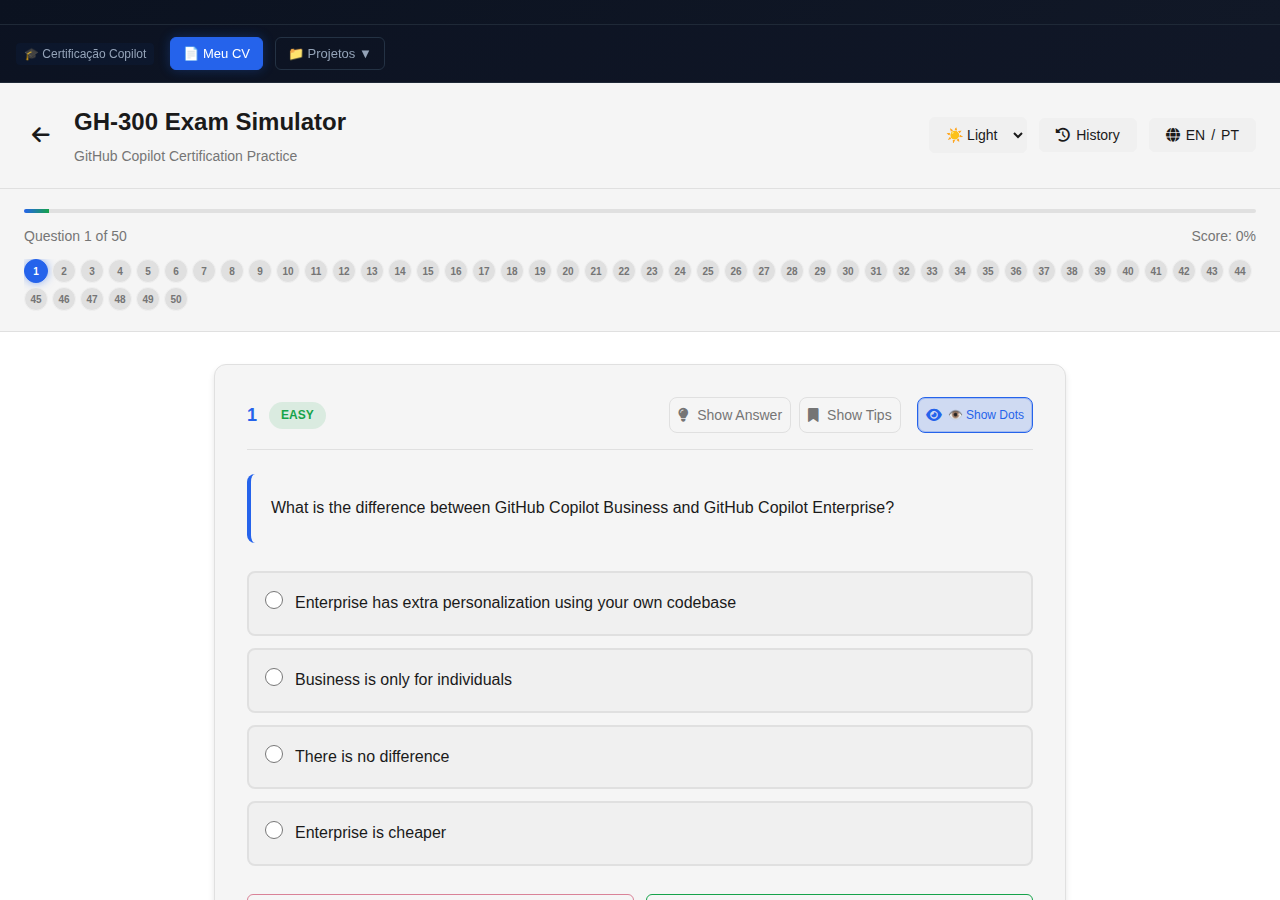
<file: gh300-simulator.html>
<!DOCTYPE html>
<html lang="en">
<head>
  <meta charset="UTF-8">
  <meta name="viewport" content="width=device-width, initial-scale=1.0">
  <title>GH-300 Simulator | GitHub Copilot Exam Practice</title>
  <link rel="stylesheet" href="https://cdnjs.cloudflare.com/ajax/libs/font-awesome/6.4.0/css/all.min.css">
  <link rel="stylesheet" href="styles/gh300-simulator.css">
</head>
<body>
  <div class="simulator-container">
    <!-- HEADER -->
    <header class="simulator-header">
      <div class="header-left">
        <a href="index.html" class="back-btn" title="Back to Resume" target="_top" rel="noopener">
          <i class="fas fa-arrow-left"></i>
        </a>
        <div class="header-title">
          <h1>GH-300 Exam Simulator</h1>
          <p>GitHub Copilot Certification Practice</p>
        </div>
      </div>
      <div class="header-controls">
        <select class="theme-select" id="themeSelect" title="Change Theme">
          <option value="light">☀️ Light</option>
          <option value="dark">🌙 Dark</option>
        </select>
        <button class="review-btn" id="viewHistoryTopBtn" title="View exam history">
          <i class="fas fa-history"></i> <span id="historyTopLabel">History</span>
        </button>
        <button class="lang-toggle" id="langToggle" title="Toggle Language">
          <i class="fas fa-globe"></i> 
          <span id="langDisplay">EN</span> / <span id="langOther">PT</span>
        </button>
      </div>
    </header>

    <!-- PROGRESS BAR -->
    <div class="progress-section">
      <div class="progress-bar">
        <div class="progress-fill" id="progressFill"></div>
      </div>
      <div class="progress-info">
        <span id="progressText">Question 1 of 50</span>
        <span id="scoreText">Score: 0%</span>
      </div>
      <div class="mini-dots" id="miniDots"></div>
    </div>

    <!-- MAIN CONTENT -->
    <main class="quiz-content">
      <div class="inline-alert" id="tipsInline" style="display: none;">
        <div class="inline-alert-header">
          <i class="fas fa-lightbulb"></i>
          <span id="tipsTitle">Tip to Remember</span>
        </div>
        <div class="tips-wrapper">
          <div class="text-main" id="memoryText"></div>
          <div class="text-translation" id="memoryTextPT"></div>
        </div>
      </div>
      <div class="question-container">
        <!-- QUESTION CARD -->
        <div class="question-card">
          <div class="question-header">
            <span class="question-number" id="questionNumber">1</span>
            <div class="difficulty" id="difficultyBadge"></div>
            <div class="question-actions-inline">
              <button class="btn btn-secondary" id="showAnswerBtn">
                <i class="fas fa-lightbulb"></i> <span id="showAnswerLabel">Show Answer</span>
              </button>
              <button class="btn btn-secondary" id="showTipsBtn">
                <i class="fas fa-bookmark"></i> <span id="showTipsLabel">Show Tips</span>
              </button>
              <button class="btn btn-filter" id="filterBtn" title="Toggle Answer Dots">
                <i class="fas fa-eye"></i> <span id="filterLabel">Show Dots</span>
              </button>
            </div>
          </div>

          <div class="question-text-wrapper">
            <div class="text-main" id="questionTextEN"></div>
            <div class="text-translation" id="questionTextPT"></div>
          </div>

          <!-- OPTIONS with Click anywhere support -->
          <div class="options-container" id="optionsContainer"></div>
          <div class="question-actions">
            <button class="btn btn-outline" id="prevBtn" disabled>
              <i class="fas fa-chevron-left"></i> <span id="prevLabel">Previous</span>
            </button>
            <button class="btn btn-outline" id="nextBtn">
              <span id="nextLabel">Next</span> <i class="fas fa-chevron-right"></i>
            </button>
            <button class="btn btn-primary" id="finishBtn" style="display: none;">
              <i class="fas fa-check"></i> <span id="finishLabel">Finish Exam</span>
            </button>
          </div>

        </div>
      </div>
    </main>

    <!-- RESULTS MODAL -->
    <div class="modal" id="resultsModal" style="display: none;">
      <div class="modal-content results-modal">
        <button class="modal-close" id="closeResultsBtn">
          <i class="fas fa-times"></i>
        </button>

        <div class="results-header">
          <h2 id="resultsTitle">Exam Complete!</h2>
          <div class="final-score">
            <span class="score-number" id="finalScore">0</span>
            <span class="score-label">%</span>
          </div>
        </div>

        <div class="results-stats">
          <div class="stat">
            <span class="stat-label" id="correctLabel">Correct</span>
            <span class="stat-value" id="correctCount">0</span>
          </div>
          <div class="stat">
            <span class="stat-label" id="wrongLabel">Wrong</span>
            <span class="stat-value" id="wrongCount">0</span>
          </div>
          <div class="stat">
            <span class="stat-label" id="timeLabel">Time</span>
            <span class="stat-value" id="timeSpent">0m</span>
          </div>
        </div>

        <div class="results-feedback" id="resultsFeedback"></div>

        <div class="modal-actions">
          <button class="btn btn-secondary" id="reviewAgainBtn">
            <i class="fas fa-redo"></i> <span id="reviewAgainLabel">Review Answers</span>
          </button>
          <button class="btn btn-secondary" id="viewHistoryBtn" style="display: none;">
            <i class="fas fa-history"></i> <span id="viewHistoryLabel">View History</span>
          </button>
          <button class="btn btn-primary" id="retakeBtn">
            <i class="fas fa-repeat"></i> <span id="retakeLabel">Retake Exam</span>
          </button>
          <button class="btn btn-outline" id="backHomeBtn">
            <i class="fas fa-home"></i> <span id="backHomeLabel">Back to Resume</span>
          </button>
        </div>
      </div>
    </div>

    <!-- EXAM HISTORY MODAL -->
    <div class="modal" id="historyModal" style="display: none;">
      <div class="modal-content">
        <button class="modal-close" id="closeHistoryBtn">
          <i class="fas fa-times"></i>
        </button>

        <div class="results-header">
          <h2 id="historyTitle">Previous Exams</h2>
          <p style="font-size: 14px; color: var(--text-muted); margin-top: 8px;" id="historySubtitle">Click on an exam to review or retake</p>
        </div>

        <div class="exam-history-list" id="examHistoryList">
          <!-- Dinâmico: lista de provas anteriores -->
        </div>
      </div>
    </div>

    <!-- RELOAD EXAM MODAL - Confirmação para recarregar prova antiga -->
    <div class="modal" id="reloadExamModal" style="display: none;">
      <div class="modal-content" style="max-width: 400px; text-align: center;">
        <button class="modal-close" id="closeReloadBtn">
          <i class="fas fa-times"></i>
        </button>

        <div class="results-header">
          <h2 id="reloadTitle">Reload Exam?</h2>
        </div>

        <div style="padding: 20px; text-align: left;">
          <div style="background: rgba(37, 99, 235, 0.1); padding: 16px; border-radius: 8px; border-left: 3px solid #2563eb; margin-bottom: 20px;">
            <p id="reloadMessage" style="margin: 0; color: var(--text); line-height: 1.6;"></p>
          </div>

          <div style="display: flex; gap: 12px; justify-content: flex-end;">
            <button class="btn btn-outline" id="cancelReloadBtn">
              <span id="cancelLabel">Cancel</span>
            </button>
            <button class="btn btn-primary" id="confirmReloadBtn">
              <i class="fas fa-check"></i> <span id="confirmLabel">Reload Exam</span>
            </button>
          </div>
        </div>
      </div>
    </div>
  </div>
  <div class="snackbar" id="snackbar" aria-live="polite"></div>

  <script src="services/storageService.js" defer></script>
  <script src="scripts/gh300-simulator.js?v=20260409" defer></script>
</body>
</html>
</file>
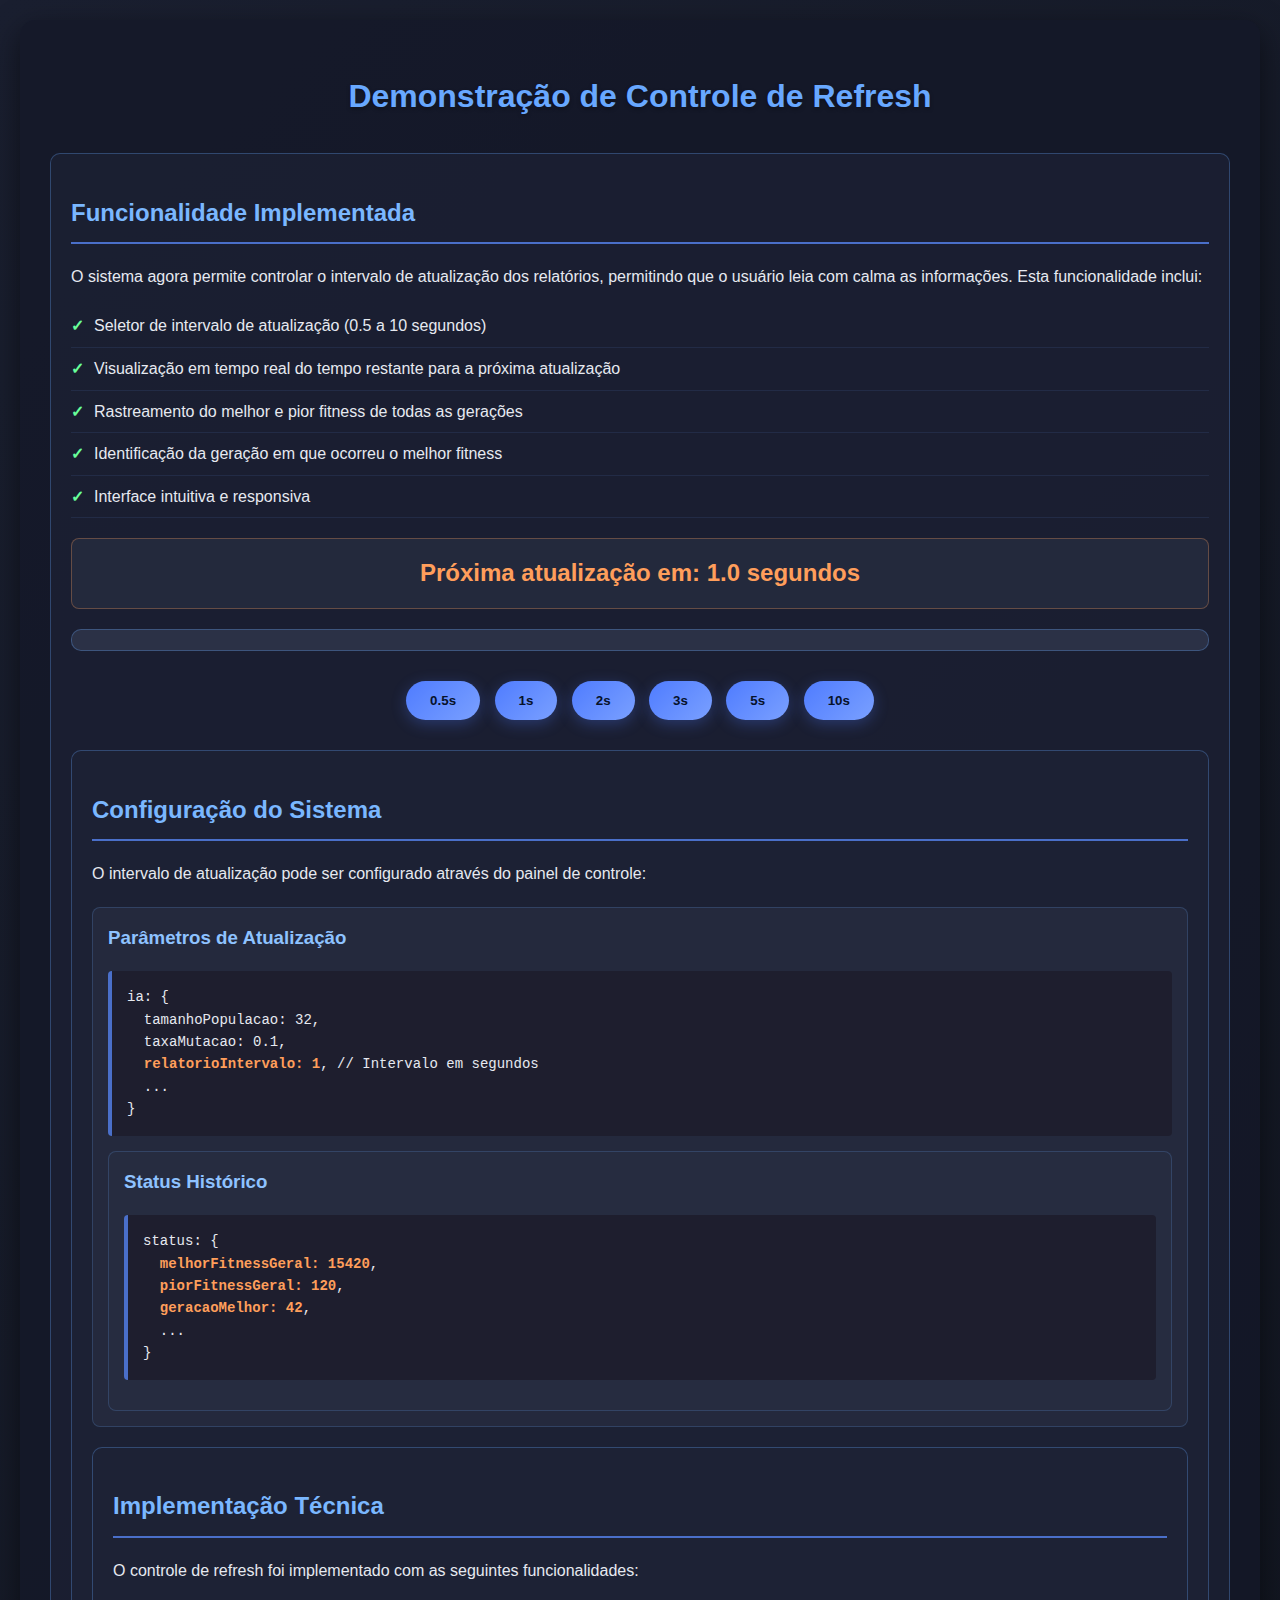
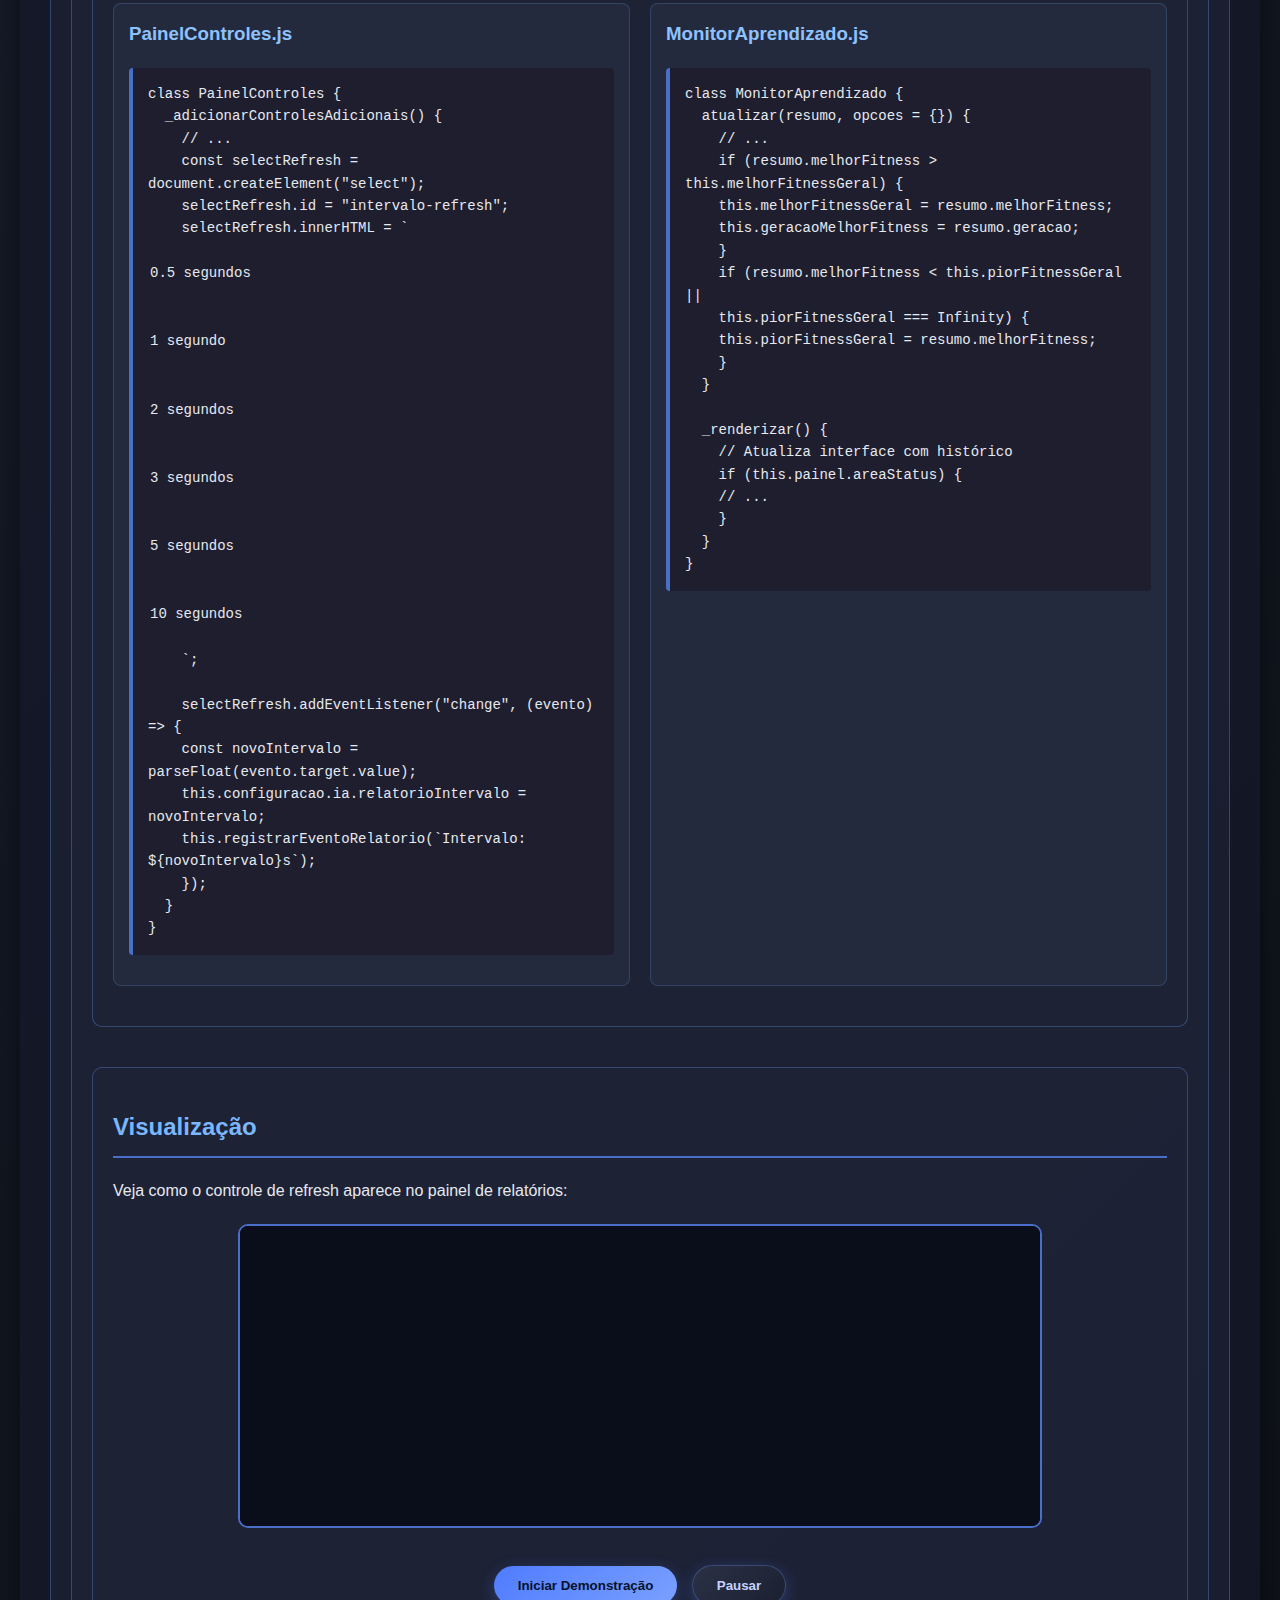
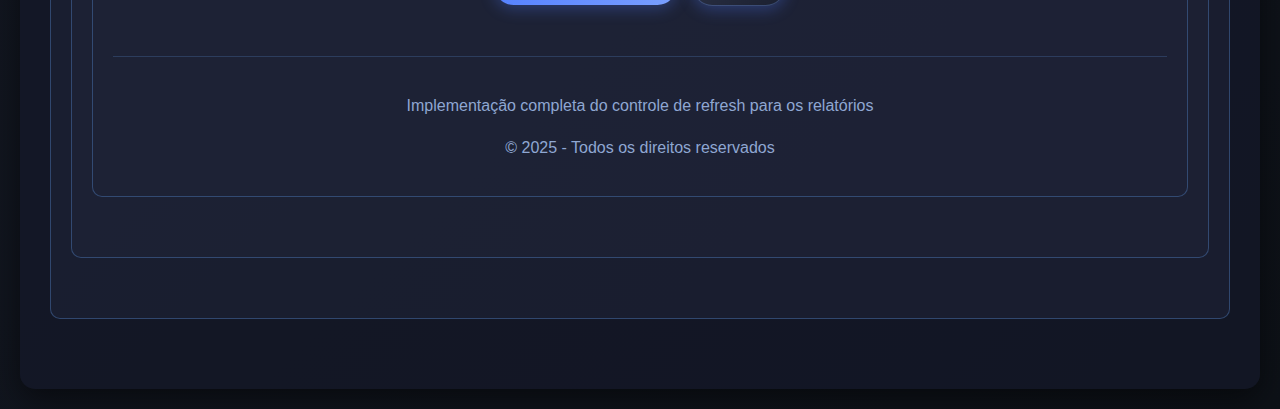
<file: projetos-pessoais/generative-game-rogue-like/demo-controle-refresh.html>
<!DOCTYPE html>
<html lang="pt-BR">
<head>
  <meta charset="UTF-8">
  <meta name="viewport" content="width=device-width, initial-scale=1.0">
  <title>Demonstração de Controle de Refresh</title>
  <style>
    body {
      font-family: 'Segoe UI', Tahoma, Geneva, Verdana, sans-serif;
      background: linear-gradient(135deg, #1a1f30, #0d1117);
      color: #e6e9f0;
      margin: 0;
      padding: 20px;
      line-height: 1.6;
    }
    
    .container {
      max-width: 1200px;
      margin: 0 auto;
      background: rgba(20, 24, 40, 0.8);
      border-radius: 15px;
      padding: 30px;
      box-shadow: 0 10px 30px rgba(0, 0, 0, 0.5);
    }
    
    h1 {
      text-align: center;
      color: #68a8ff;
      margin-bottom: 30px;
      text-shadow: 0 2px 4px rgba(0, 0, 0, 0.3);
    }
    
    .demo-section {
      margin-bottom: 40px;
      padding: 20px;
      background: rgba(30, 35, 55, 0.6);
      border-radius: 10px;
      border: 1px solid rgba(104, 168, 255, 0.3);
    }
    
    h2 {
      color: #7ab7ff;
      border-bottom: 2px solid #4a6fc9;
      padding-bottom: 10px;
    }
    
    .config-grid {
      display: grid;
      grid-template-columns: repeat(auto-fit, minmax(300px, 1fr));
      gap: 20px;
      margin: 20px 0;
    }
    
    .config-item {
      background: rgba(40, 45, 65, 0.7);
      padding: 15px;
      border-radius: 8px;
      border: 1px solid rgba(104, 168, 255, 0.2);
    }
    
    .config-item h3 {
      margin-top: 0;
      color: #8ec2ff;
    }
    
    .code-block {
      background: #1e1e2e;
      border-left: 4px solid #4a6fc9;
      padding: 15px;
      border-radius: 4px;
      overflow-x: auto;
      font-family: 'Consolas', 'Courier New', monospace;
      font-size: 14px;
      margin: 15px 0;
    }
    
    .highlight {
      color: #ff9e5b;
      font-weight: bold;
    }
    
    .feature-list {
      list-style-type: none;
      padding: 0;
    }
    
    .feature-list li {
      padding: 8px 0;
      border-bottom: 1px solid rgba(104, 168, 255, 0.1);
    }
    
    .feature-list li:before {
      content: "✓";
      color: #68ff9a;
      font-weight: bold;
      margin-right: 10px;
    }
    
    .button-demo {
      display: inline-block;
      background: linear-gradient(135deg, #4f7cff, #7aa0ff);
      color: #07122a;
      padding: 12px 24px;
      border-radius: 30px;
      text-decoration: none;
      font-weight: bold;
      margin: 10px 5px;
      border: none;
      cursor: pointer;
      transition: all 0.3s ease;
      box-shadow: 0 4px 15px rgba(79, 124, 255, 0.3);
    }
    
    .button-demo:hover {
      transform: translateY(-3px);
      box-shadow: 0 6px 20px rgba(79, 124, 255, 0.5);
    }
    
    .button-demo.secondary {
      background: linear-gradient(135deg, #2b3146, #1b2030);
      color: #c6d2ff;
      border: 1px solid rgba(88, 120, 188, 0.45);
    }
    
    .button-demo.secondary:hover {
      background: linear-gradient(135deg, #3b4156, #2b3040);
      border-color: rgba(122, 183, 255, 0.6);
    }
    
    .canvas-container {
      text-align: center;
      margin: 20px 0;
    }
    
    canvas {
      border: 2px solid #4a6fc9;
      border-radius: 10px;
      background: #0a0e1a;
    }
    
    .controls {
      text-align: center;
      margin: 20px 0;
    }
    
    footer {
      text-align: center;
      margin-top: 40px;
      padding-top: 20px;
      border-top: 1px solid rgba(104, 168, 255, 0.2);
      color: #8fa7d2;
    }
    
    .refresh-display {
      font-size: 24px;
      font-weight: bold;
      color: #ff9e5b;
      text-align: center;
      margin: 20px 0;
      padding: 15px;
      background: rgba(40, 45, 65, 0.7);
      border-radius: 8px;
      border: 1px solid rgba(255, 158, 91, 0.3);
    }
    
    .timer-bar {
      height: 20px;
      background: #2b3146;
      border-radius: 10px;
      margin: 20px 0;
      overflow: hidden;
      border: 1px solid rgba(104, 168, 255, 0.3);
    }
    
    .timer-progress {
      height: 100%;
      background: linear-gradient(90deg, #4f7cff, #7aa0ff);
      width: 0%;
      transition: width 0.1s linear;
    }
  </style>
</head>
<body>
  <div class="container">
    <h1>Demonstração de Controle de Refresh</h1>
    
    <div class="demo-section">
      <h2>Funcionalidade Implementada</h2>
      <p>O sistema agora permite controlar o intervalo de atualização dos relatórios, permitindo que o usuário leia com calma as informações. Esta funcionalidade inclui:</p>
      
      <ul class="feature-list">
        <li>Seletor de intervalo de atualização (0.5 a 10 segundos)</li>
        <li>Visualização em tempo real do tempo restante para a próxima atualização</li>
        <li>Rastreamento do melhor e pior fitness de todas as gerações</li>
        <li>Identificação da geração em que ocorreu o melhor fitness</li>
        <li>Interface intuitiva e responsiva</li>
      </ul>
      
      <div class="refresh-display">
        Próxima atualização em: <span id="tempo-restante">5.0</span> segundos
      </div>
      
      <div class="timer-bar">
        <div class="timer-progress" id="progress-bar"></div>
      </div>
      
      <div class="controls">
        <button class="button-demo" onclick="setIntervalo(0.5)">0.5s</button>
        <button class="button-demo" onclick="setIntervalo(1)">1s</button>
        <button class="button-demo" onclick="setIntervalo(2)">2s</button>
        <button class="button-demo" onclick="setIntervalo(3)">3s</button>
        <button class="button-demo" onclick="setIntervalo(5)">5s</button>
        <button class="button-demo" onclick="setIntervalo(10)">10s</button>
      </div>
    
    <div class="demo-section">
      <h2>Configuração do Sistema</h2>
      <p>O intervalo de atualização pode ser configurado através do painel de controle:</p>
      
      <div class="config-grid">
        <div class="config-item">
          <h3>Parâmetros de Atualização</h3>
          <div class="code-block">
            ia: {<br>
              &nbsp;&nbsp;tamanhoPopulacao: 32,<br>
              &nbsp;&nbsp;taxaMutacao: 0.1,<br>
              &nbsp;&nbsp;<span class="highlight">relatorioIntervalo: 1</span>, // Intervalo em segundos<br>
              &nbsp;&nbsp;...<br>
            }
          </div>
        
        <div class="config-item">
          <h3>Status Histórico</h3>
          <div class="code-block">
            status: {<br>
              &nbsp;&nbsp;<span class="highlight">melhorFitnessGeral: 15420</span>,<br>
              &nbsp;&nbsp;<span class="highlight">piorFitnessGeral: 120</span>,<br>
              &nbsp;&nbsp;<span class="highlight">geracaoMelhor: 42</span>,<br>
              &nbsp;&nbsp;...<br>
            }
          </div>
        </div>
      </div>
    </div>
    
    <div class="demo-section">
      <h2>Implementação Técnica</h2>
      <p>O controle de refresh foi implementado com as seguintes funcionalidades:</p>
      
      <div class="config-grid">
        <div class="config-item">
          <h3>PainelControles.js</h3>
          <div class="code-block">
            class PainelControles {<br>
              &nbsp;&nbsp;_adicionarControlesAdicionais() {<br>
              &nbsp;&nbsp;&nbsp;&nbsp;// ...<br>
              &nbsp;&nbsp;&nbsp;&nbsp;const selectRefresh = document.createElement("select");<br>
              &nbsp;&nbsp;&nbsp;&nbsp;selectRefresh.id = "intervalo-refresh";<br>
              &nbsp;&nbsp;&nbsp;&nbsp;selectRefresh.innerHTML = `<br>
              &nbsp;&nbsp;&nbsp;&nbsp;<option value="0.5">0.5 segundos</option><br>
              &nbsp;&nbsp;&nbsp;&nbsp;<option value="1" selected>1 segundo</option><br>
              &nbsp;&nbsp;&nbsp;&nbsp;<option value="2">2 segundos</option><br>
              &nbsp;&nbsp;&nbsp;&nbsp;<option value="3">3 segundos</option><br>
              &nbsp;&nbsp;&nbsp;&nbsp;<option value="5">5 segundos</option><br>
              &nbsp;&nbsp;&nbsp;&nbsp;<option value="10">10 segundos</option><br>
              &nbsp;&nbsp;&nbsp;&nbsp;`;<br><br>
              
              &nbsp;&nbsp;&nbsp;&nbsp;selectRefresh.addEventListener("change", (evento) => {<br>
              &nbsp;&nbsp;&nbsp;&nbsp;const novoIntervalo = parseFloat(evento.target.value);<br>
              &nbsp;&nbsp;&nbsp;&nbsp;this.configuracao.ia.relatorioIntervalo = novoIntervalo;<br>
              &nbsp;&nbsp;&nbsp;&nbsp;this.registrarEventoRelatorio(`Intervalo: ${novoIntervalo}s`);<br>
              &nbsp;&nbsp;&nbsp;&nbsp;});<br>
              &nbsp;&nbsp;}<br>
            }
          </div>
        </div>
        
        <div class="config-item">
          <h3>MonitorAprendizado.js</h3>
          <div class="code-block">
            class MonitorAprendizado {<br>
              &nbsp;&nbsp;atualizar(resumo, opcoes = {}) {<br>
              &nbsp;&nbsp;&nbsp;&nbsp;// ...<br>
              &nbsp;&nbsp;&nbsp;&nbsp;if (resumo.melhorFitness > this.melhorFitnessGeral) {<br>
              &nbsp;&nbsp;&nbsp;&nbsp;this.melhorFitnessGeral = resumo.melhorFitness;<br>
              &nbsp;&nbsp;&nbsp;&nbsp;this.geracaoMelhorFitness = resumo.geracao;<br>
              &nbsp;&nbsp;&nbsp;&nbsp;}<br>
              &nbsp;&nbsp;&nbsp;&nbsp;if (resumo.melhorFitness < this.piorFitnessGeral || <br>
              &nbsp;&nbsp;&nbsp;&nbsp;this.piorFitnessGeral === Infinity) {<br>
              &nbsp;&nbsp;&nbsp;&nbsp;this.piorFitnessGeral = resumo.melhorFitness;<br>
              &nbsp;&nbsp;&nbsp;&nbsp;}<br>
              &nbsp;&nbsp;}<br><br>
              
              &nbsp;&nbsp;_renderizar() {<br>
              &nbsp;&nbsp;&nbsp;&nbsp;// Atualiza interface com histórico<br>
              &nbsp;&nbsp;&nbsp;&nbsp;if (this.painel.areaStatus) {<br>
              &nbsp;&nbsp;&nbsp;&nbsp;// ...<br>
              &nbsp;&nbsp;&nbsp;&nbsp;}<br>
              &nbsp;&nbsp;}<br>
            }
          </div>
        </div>
      </div>
    </div>
    
    <div class="demo-section">
      <h2>Visualização</h2>
      <p>Veja como o controle de refresh aparece no painel de relatórios:</p>
      
      <div class="canvas-container">
        <canvas id="demoCanvas" width="800" height="300"></canvas>
      </div>
      
      <div class="controls">
        <button class="button-demo" onclick="iniciarDemo()">Iniciar Demonstração</button>
        <button class="button-demo secondary" onclick="pausarDemo()">Pausar</button>
      </div>
    
    <footer>
      <p>Implementação completa do controle de refresh para os relatórios</p>
      <p>© 2025 - Todos os direitos reservados</p>
    </footer>
  </div>

  <script>
    // Código de demonstração
    const canvas = document.getElementById('demoCanvas');
    const ctx = canvas.getContext('2d');
    let animacaoId = null;
    let intervaloAtualizacao = 1; // segundos
    let tempoRestante = 1;
    let ultimoTempo = 0;
    
    // Elementos da interface
    const tempoRestanteElement = document.getElementById('tempo-restante');
    const progressBar = document.getElementById('progress-bar');
    
    // Funções de controle
    function setIntervalo(intervalo) {
      intervaloAtualizacao = intervalo;
      tempoRestante = intervalo;
      atualizarDisplay();
    }
    
    function atualizarDisplay() {
      tempoRestanteElement.textContent = tempoRestante.toFixed(1);
      
      // Atualizar barra de progresso
      const percentual = ((intervaloAtualizacao - tempoRestante) / intervaloAtualizacao) * 100;
      progressBar.style.width = `${percentual}%`;
    }
    
    function iniciarDemo() {
      if (animacaoId) {
        cancelAnimationFrame(animacaoId);
      }
      ultimoTempo = performance.now();
      animar();
    }
    
    function pausarDemo() {
      if (animacaoId) {
        cancelAnimationFrame(animacaoId);
        animacaoId = null;
      }
    }
    
    // Função de animação
    function animar(tempoAtual = 0) {
      if (!ultimoTempo) ultimoTempo = tempoAtual;
      
      const delta = (tempoAtual - ultimoTempo) / 1000; // Converter para segundos
      ultimoTempo = tempoAtual;
      
      // Atualizar tempo restante
      tempoRestante = Math.max(0, tempoRestante - delta);
      
      // Se o tempo acabou, reiniciar
      if (tempoRestante <= 0) {
        tempoRestante = intervaloAtualizacao;
        
        // Mostrar mensagem de atualização
        mostrarMensagemAtualizacao();
      }
      
      // Atualizar display
      atualizarDisplay();
      
      // Desenhar canvas
      desenharCanvas();
      
      animacaoId = requestAnimationFrame(animar);
    }
    
    function mostrarMensagemAtualizacao() {
      // Efeito visual de atualização
      const elemento = document.querySelector('.refresh-display');
      elemento.style.backgroundColor = 'rgba(79, 124, 255, 0.3)';
      elemento.style.borderColor = 'rgba(79, 124, 255, 0.6)';
      
      setTimeout(() => {
        elemento.style.backgroundColor = 'rgba(40, 45, 65, 0.7)';
        elemento.style.borderColor = 'rgba(255, 158, 91, 0.3)';
      }, 300);
    }
    
    function desenharCanvas() {
      // Limpar o canvas
      ctx.clearRect(0, 0, canvas.width, canvas.height);
      
      // Desenhar fundo
      ctx.fillStyle = '#0a0e1a';
      ctx.fillRect(0, 0, canvas.width, canvas.height);
      
      // Desenhar painel de relatórios
      ctx.fillStyle = 'rgba(22, 28, 52, 0.94)';
      ctx.fillRect(20, canvas.width - 40, canvas.height - 40);
      ctx.strokeStyle = 'rgba(118, 187, 255, 0.35)';
      ctx.lineWidth = 1;
      ctx.strokeRect(20, canvas.width - 40, canvas.height - 40);
      
      // Desenhar título
      ctx.fillStyle = '#7ab7ff';
      ctx.font = 'bold 18px Arial';
      ctx.fillText('Painel de Relatórios', 40, 50);
      
      // Desenhar seletor de intervalo
      ctx.fillStyle = '#a6c8ff';
      ctx.font = '14px Arial';
      ctx.fillText('Intervalo de atualização:', 40, 80);
      
      // Desenhar opções de intervalo
      const intervalos = [0.5, 1, 2, 3, 5, 10];
      let x = 40;
      intervalos.forEach(intervalo => {
        ctx.fillStyle = intervalo === intervaloAtualizacao ? '#ff9e5b' : '#c7d8ff';
        ctx.font = intervalo === intervaloAtualizacao ? 'bold 14px Arial' : '14px Arial';
        ctx.fillText(`${intervalo}s`, x, 110);
        x += 50;
      });
      
      // Desenhar barra de progresso
      const barWidth = 300;
      const barHeight = 20;
      const barX = 40;
      const barY = 140;
      
      ctx.fillStyle = '#2b3146';
      ctx.fillRect(barX, barY, barWidth, barHeight);
      ctx.strokeStyle = 'rgba(104, 168, 255, 0.3)';
      ctx.strokeRect(barX, barY, barWidth, barHeight);
      
      const progressWidth = ((intervaloAtualizacao - tempoRestante) / intervaloAtualizacao) * barWidth;
      ctx.fillStyle = '#4f7cff';
      ctx.fillRect(barX, barY, progressWidth, barHeight);
      
      // Desenhar tempo restante
      ctx.fillStyle = '#e8f4ff';
      ctx.font = '14px Arial';
      ctx.fillText(`Próxima atualização em: ${tempoRestante.toFixed(1)}s`, 40, 180);
      
      // Desenhar status histórico
      ctx.fillStyle = '#7ab7ff';
      ctx.font = 'bold 16px Arial';
      ctx.fillText('Evolução Histórica', 40, 220);
      
      ctx.fillStyle = '#c7d8ff';
      ctx.font = '14px Arial';
      ctx.fillText(`Melhor Fitness: 15420`, 40, 250);
      ctx.fillText(`Pior Fitness: 120`, 250, 250);
      ctx.fillText(`Geração do Melhor: 42`, 400, 250);
    }
    
    // Iniciar a demonstração quando a página carregar
    window.onload = function() {
      iniciarDemo();
    };
  </script>
</body>
</html>
</file>
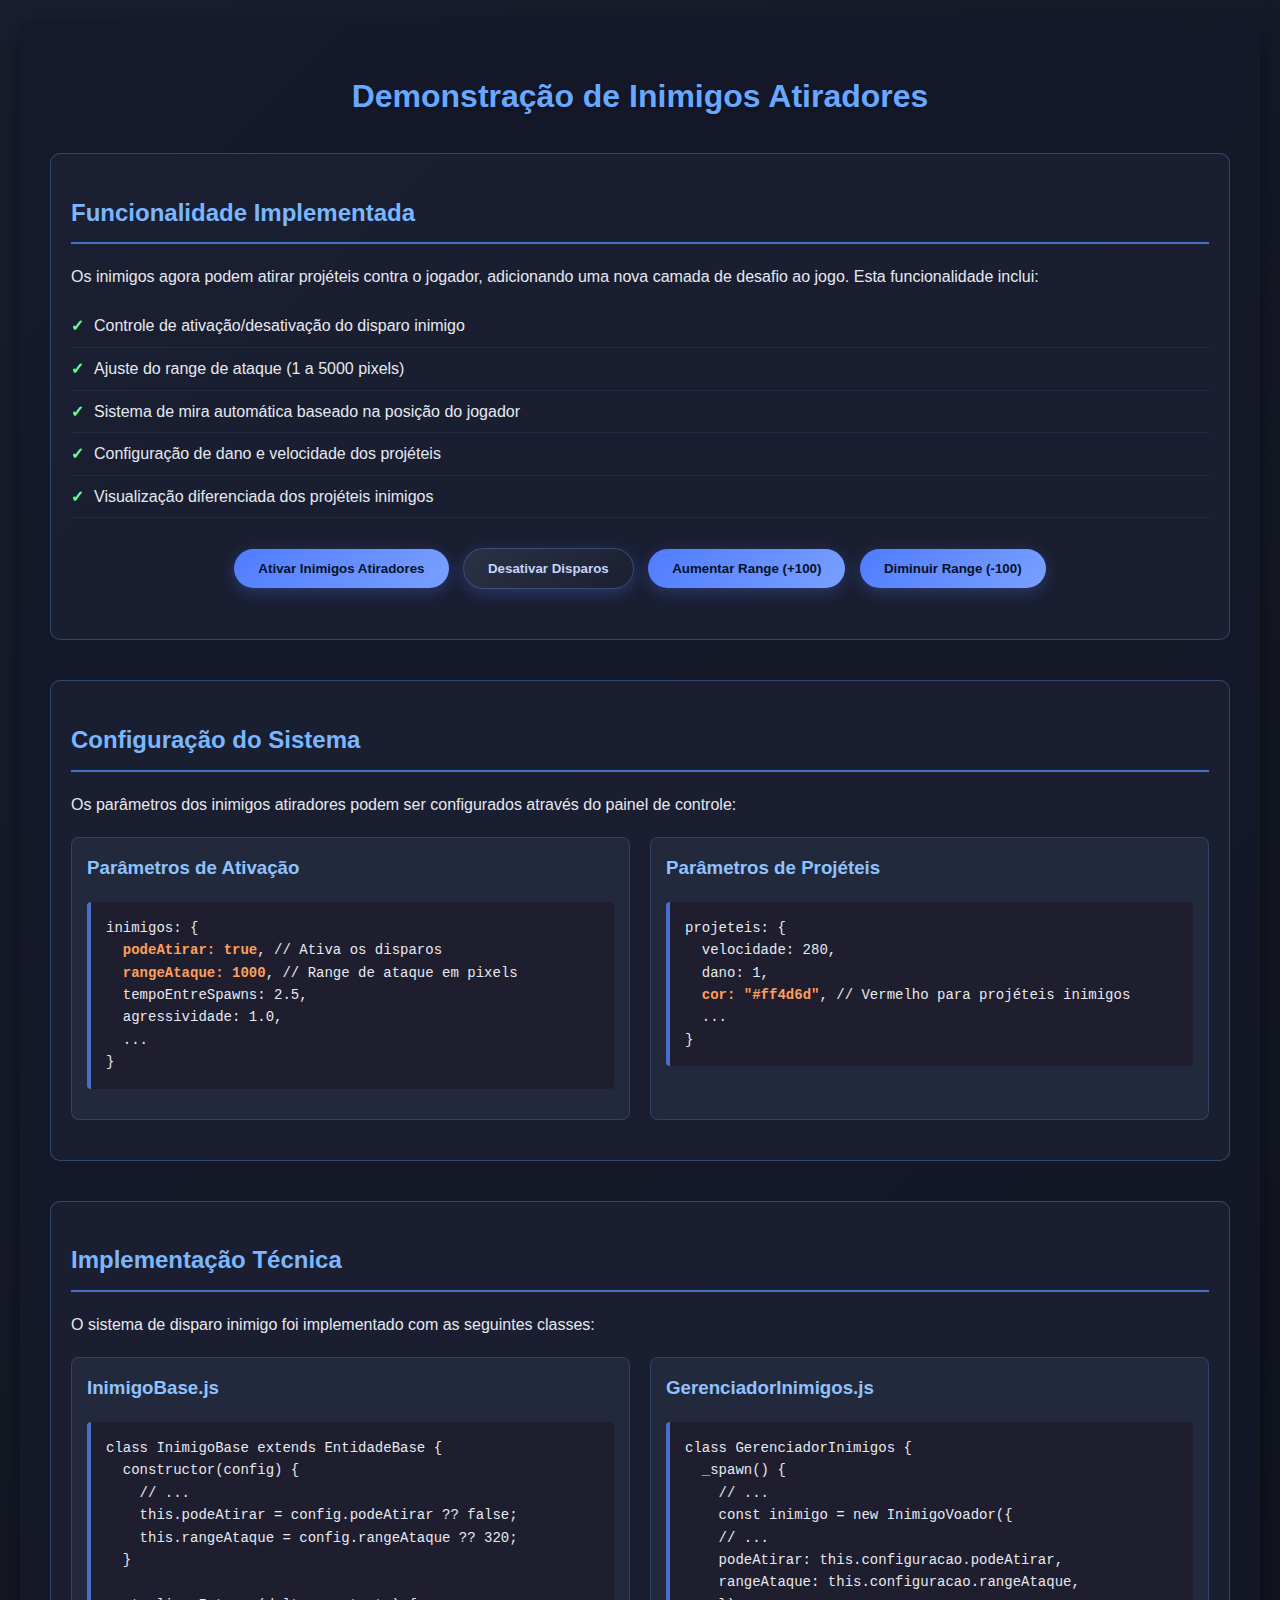
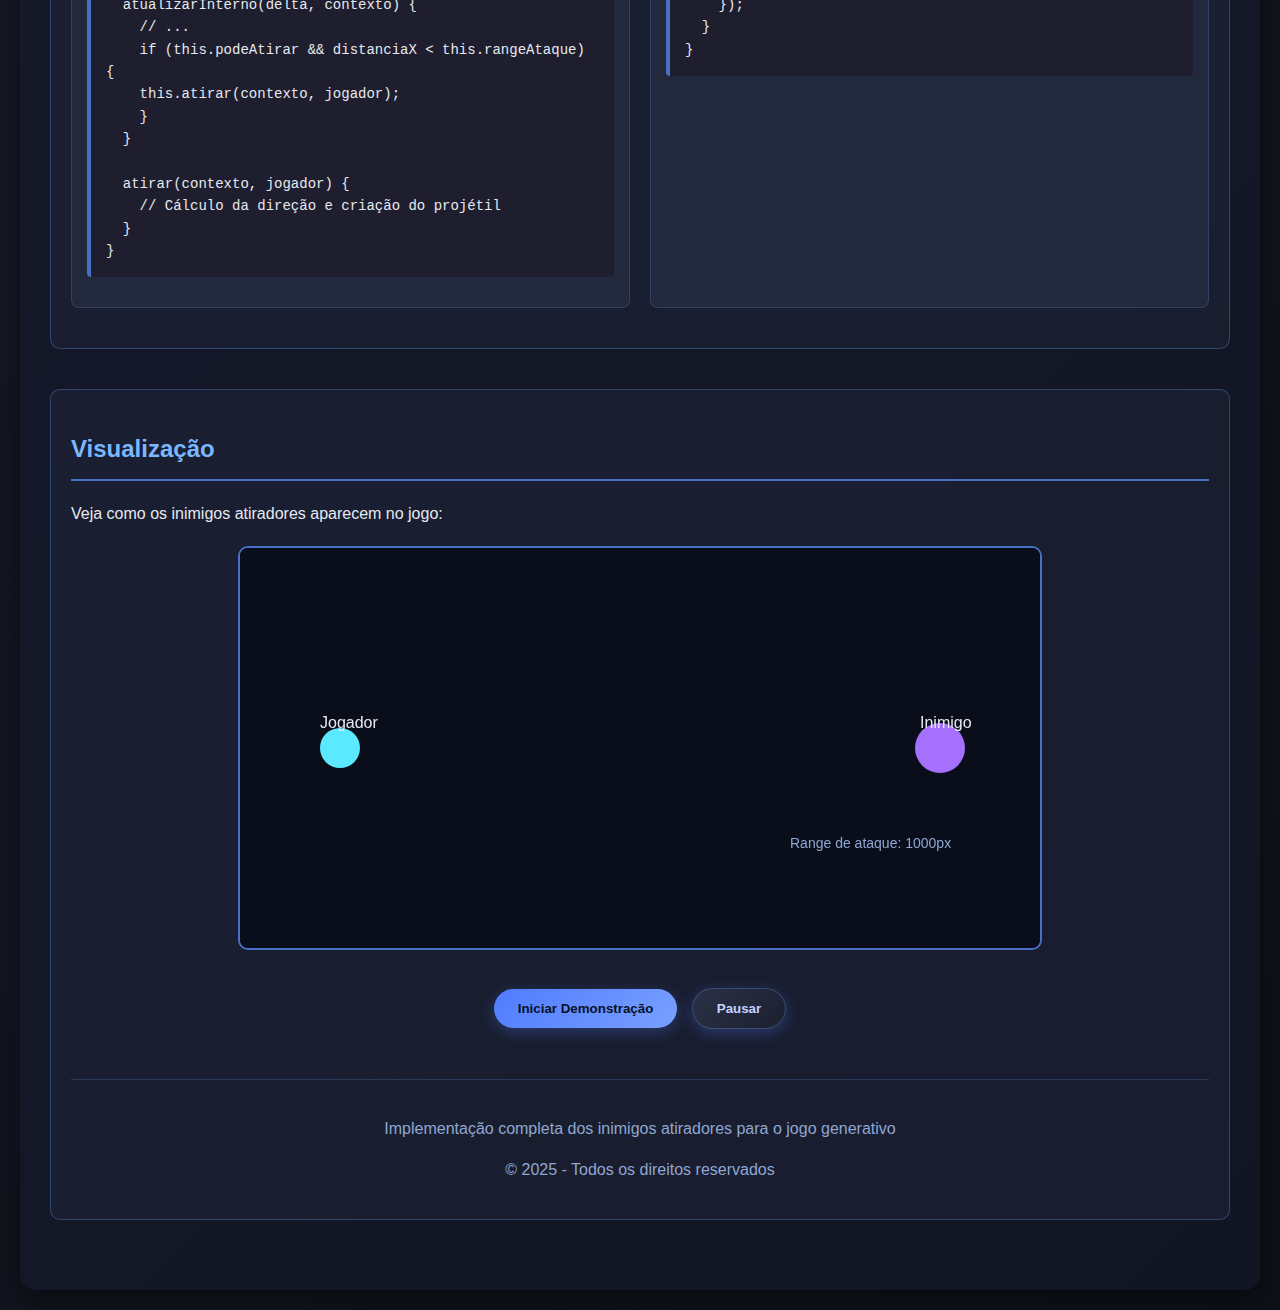
<file: projetos-pessoais/generative-game-rogue-like/demo-inimigos-atiradores.html>
<!DOCTYPE html>
<html lang="pt-BR">
<head>
  <meta charset="UTF-8">
  <meta name="viewport" content="width=device-width, initial-scale=1.0">
  <title>Demonstração de Inimigos Atiradores</title>
  <style>
    body {
      font-family: 'Segoe UI', Tahoma, Geneva, Verdana, sans-serif;
      background: linear-gradient(135deg, #1a1f30, #0d1117);
      color: #e6e9f0;
      margin: 0;
      padding: 20px;
      line-height: 1.6;
    }
    
    .container {
      max-width: 1200px;
      margin: 0 auto;
      background: rgba(20, 24, 40, 0.8);
      border-radius: 15px;
      padding: 30px;
      box-shadow: 0 10px 30px rgba(0, 0, 0, 0.5);
    }
    
    h1 {
      text-align: center;
      color: #68a8ff;
      margin-bottom: 30px;
      text-shadow: 0 2px 4px rgba(0, 0, 0, 0.3);
    }
    
    .demo-section {
      margin-bottom: 40px;
      padding: 20px;
      background: rgba(30, 35, 55, 0.6);
      border-radius: 10px;
      border: 1px solid rgba(104, 168, 255, 0.3);
    }
    
    h2 {
      color: #7ab7ff;
      border-bottom: 2px solid #4a6fc9;
      padding-bottom: 10px;
    }
    
    .config-grid {
      display: grid;
      grid-template-columns: repeat(auto-fit, minmax(300px, 1fr));
      gap: 20px;
      margin: 20px 0;
    }
    
    .config-item {
      background: rgba(40, 45, 65, 0.7);
      padding: 15px;
      border-radius: 8px;
      border: 1px solid rgba(104, 168, 255, 0.2);
    }
    
    .config-item h3 {
      margin-top: 0;
      color: #8ec2ff;
    }
    
    .code-block {
      background: #1e1e2e;
      border-left: 4px solid #4a6fc9;
      padding: 15px;
      border-radius: 4px;
      overflow-x: auto;
      font-family: 'Consolas', 'Courier New', monospace;
      font-size: 14px;
      margin: 15px 0;
    }
    
    .highlight {
      color: #ff9e5b;
      font-weight: bold;
    }
    
    .feature-list {
      list-style-type: none;
      padding: 0;
    }
    
    .feature-list li {
      padding: 8px 0;
      border-bottom: 1px solid rgba(104, 168, 255, 0.1);
    }
    
    .feature-list li:before {
      content: "✓";
      color: #68ff9a;
      font-weight: bold;
      margin-right: 10px;
    }
    
    .button-demo {
      display: inline-block;
      background: linear-gradient(135deg, #4f7cff, #7aa0ff);
      color: #07122a;
      padding: 12px 24px;
      border-radius: 30px;
      text-decoration: none;
      font-weight: bold;
      margin: 10px 5px;
      border: none;
      cursor: pointer;
      transition: all 0.3s ease;
      box-shadow: 0 4px 15px rgba(79, 124, 255, 0.3);
    }
    
    .button-demo:hover {
      transform: translateY(-3px);
      box-shadow: 0 6px 20px rgba(79, 124, 255, 0.5);
    }
    
    .button-demo.secondary {
      background: linear-gradient(135deg, #2b3146, #1b2030);
      color: #c6d2ff;
      border: 1px solid rgba(88, 120, 188, 0.45);
    }
    
    .button-demo.secondary:hover {
      background: linear-gradient(135deg, #3b4156, #2b3040);
      border-color: rgba(122, 183, 255, 0.6);
    }
    
    .canvas-container {
      text-align: center;
      margin: 20px 0;
    }
    
    canvas {
      border: 2px solid #4a6fc9;
      border-radius: 10px;
      background: #0a0e1a;
    }
    
    .controls {
      text-align: center;
      margin: 20px 0;
    }
    
    footer {
      text-align: center;
      margin-top: 40px;
      padding-top: 20px;
      border-top: 1px solid rgba(104, 168, 255, 0.2);
      color: #8fa7d2;
    }
  </style>
</head>
<body>
  <div class="container">
    <h1>Demonstração de Inimigos Atiradores</h1>
    
    <div class="demo-section">
      <h2>Funcionalidade Implementada</h2>
      <p>Os inimigos agora podem atirar projéteis contra o jogador, adicionando uma nova camada de desafio ao jogo. Esta funcionalidade inclui:</p>
      
      <ul class="feature-list">
        <li>Controle de ativação/desativação do disparo inimigo</li>
        <li>Ajuste do range de ataque (1 a 5000 pixels)</li>
        <li>Sistema de mira automática baseado na posição do jogador</li>
        <li>Configuração de dano e velocidade dos projéteis</li>
        <li>Visualização diferenciada dos projéteis inimigos</li>
      </ul>
      
      <div class="controls">
        <button class="button-demo" onclick="ativarInimigos()">Ativar Inimigos Atiradores</button>
        <button class="button-demo secondary" onclick="desativarInimigos()">Desativar Disparos</button>
        <button class="button-demo" onclick="aumentarRange()">Aumentar Range (+100)</button>
        <button class="button-demo" onclick="diminuirRange()">Diminuir Range (-100)</button>
      </div>
    </div>
    
    <div class="demo-section">
      <h2>Configuração do Sistema</h2>
      <p>Os parâmetros dos inimigos atiradores podem ser configurados através do painel de controle:</p>
      
      <div class="config-grid">
        <div class="config-item">
          <h3>Parâmetros de Ativação</h3>
          <div class="code-block">
            inimigos: {<br>
              &nbsp;&nbsp;<span class="highlight">podeAtirar: true</span>, // Ativa os disparos<br>
              &nbsp;&nbsp;<span class="highlight">rangeAtaque: 1000</span>, // Range de ataque em pixels<br>
              &nbsp;&nbsp;tempoEntreSpawns: 2.5,<br>
              &nbsp;&nbsp;agressividade: 1.0,<br>
              &nbsp;&nbsp;...<br>
            }
          </div>
        </div>
        
        <div class="config-item">
          <h3>Parâmetros de Projéteis</h3>
          <div class="code-block">
            projeteis: {<br>
              &nbsp;&nbsp;velocidade: 280,<br>
              &nbsp;&nbsp;dano: 1,<br>
              &nbsp;&nbsp;<span class="highlight">cor: "#ff4d6d"</span>, // Vermelho para projéteis inimigos<br>
              &nbsp;&nbsp;...<br>
            }
          </div>
        </div>
      </div>
    </div>
    
    <div class="demo-section">
      <h2>Implementação Técnica</h2>
      <p>O sistema de disparo inimigo foi implementado com as seguintes classes:</p>
      
      <div class="config-grid">
        <div class="config-item">
          <h3>InimigoBase.js</h3>
          <div class="code-block">
            class InimigoBase extends EntidadeBase {<br>
              &nbsp;&nbsp;constructor(config) {<br>
              &nbsp;&nbsp;&nbsp;&nbsp;// ...<br>
              &nbsp;&nbsp;&nbsp;&nbsp;this.podeAtirar = config.podeAtirar ?? false;<br>
              &nbsp;&nbsp;&nbsp;&nbsp;this.rangeAtaque = config.rangeAtaque ?? 320;<br>
              &nbsp;&nbsp;}<br><br>
              
              &nbsp;&nbsp;atualizarInterno(delta, contexto) {<br>
              &nbsp;&nbsp;&nbsp;&nbsp;// ...<br>
              &nbsp;&nbsp;&nbsp;&nbsp;if (this.podeAtirar && distanciaX < this.rangeAtaque) {<br>
              &nbsp;&nbsp;&nbsp;&nbsp;this.atirar(contexto, jogador);<br>
              &nbsp;&nbsp;&nbsp;&nbsp;}<br>
              &nbsp;&nbsp;}<br><br>
              
              &nbsp;&nbsp;atirar(contexto, jogador) {<br>
              &nbsp;&nbsp;&nbsp;&nbsp;// Cálculo da direção e criação do projétil<br>
              &nbsp;&nbsp;}<br>
            }
          </div>
        </div>
        
        <div class="config-item">
          <h3>GerenciadorInimigos.js</h3>
          <div class="code-block">
            class GerenciadorInimigos {<br>
              &nbsp;&nbsp;_spawn() {<br>
              &nbsp;&nbsp;&nbsp;&nbsp;// ...<br>
              &nbsp;&nbsp;&nbsp;&nbsp;const inimigo = new InimigoVoador({<br>
              &nbsp;&nbsp;&nbsp;&nbsp;// ...<br>
              &nbsp;&nbsp;&nbsp;&nbsp;podeAtirar: this.configuracao.podeAtirar,<br>
              &nbsp;&nbsp;&nbsp;&nbsp;rangeAtaque: this.configuracao.rangeAtaque,<br>
              &nbsp;&nbsp;&nbsp;&nbsp;});<br>
              &nbsp;&nbsp;}<br>
            }
          </div>
        </div>
      </div>
    </div>
    
    <div class="demo-section">
      <h2>Visualização</h2>
      <p>Veja como os inimigos atiradores aparecem no jogo:</p>
      
      <div class="canvas-container">
        <canvas id="demoCanvas" width="800" height="400"></canvas>
      </div>
      
      <div class="controls">
        <button class="button-demo" onclick="iniciarDemo()">Iniciar Demonstração</button>
        <button class="button-demo secondary" onclick="pausarDemo()">Pausar</button>
      </div>
    
    <footer>
      <p>Implementação completa dos inimigos atiradores para o jogo generativo</p>
      <p>© 2025 - Todos os direitos reservados</p>
    </footer>
  </div>

  <script>
    // Código de demonstração
    const canvas = document.getElementById('demoCanvas');
    const ctx = canvas.getContext('2d');
    let animacaoId = null;
    let inimigosAtiradoresAtivos = false;
    let rangeAtaque = 1000;
    
    // Funções de controle
    function ativarInimigos() {
      inimigosAtiradoresAtivos = true;
      document.querySelector('.button-demo').textContent = 'Inimigos Ativos!';
    }
    
    function desativarInimigos() {
      inimigosAtiradoresAtivos = false;
      document.querySelectorAll('.button-demo')[0].textContent = 'Ativar Inimigos Atiradores';
    }
    
    function aumentarRange() {
      rangeAtaque = Math.min(5000, rangeAtaque + 100);
      document.querySelector('.button-demo').nextSibling.textContent = `Range: ${rangeAtaque}`;
    }
    
    function diminuirRange() {
      rangeAtaque = Math.max(1, rangeAtaque - 100);
      document.querySelector('.button-demo').nextSibling.textContent = `Range: ${rangeAtaque}`;
    }
    
    function iniciarDemo() {
      if (animacaoId) {
        cancelAnimationFrame(animacaoId);
      }
      animar();
    }
    
    function pausarDemo() {
      if (animacaoId) {
        cancelAnimationFrame(animacaoId);
        animacaoId = null;
      }
    }
    
    // Função de animação
    function animar() {
      // Limpar o canvas
      ctx.clearRect(0, 0, canvas.width, canvas.height);
      
      // Desenhar fundo
      ctx.fillStyle = '#0a0e1a';
      ctx.fillRect(0, 0, canvas.width, canvas.height);
      
      // Desenhar jogador (círculo azul)
      ctx.fillStyle = '#5be9ff';
      ctx.beginPath();
      ctx.arc(100, 200, 20, 0, Math.PI * 2);
      ctx.fill();
      
      // Desenhar inimigo (círculo roxo)
      ctx.fillStyle = '#a670ff';
      ctx.beginPath();
      ctx.arc(700, 200, 25, 0, Math.PI * 2);
      ctx.fill();
      
      // Desenhar range de ataque se ativo
      if (inimigosAtiradoresAtivos) {
        ctx.strokeStyle = 'rgba(255, 77, 109, 0.3)';
        ctx.lineWidth = 2;
        ctx.setLineDash([5, 5]);
        ctx.beginPath();
        ctx.arc(700, 200, rangeAtaque/10, 0, Math.PI * 2);
        ctx.stroke();
        ctx.setLineDash([]);
      }
      
      // Desenhar projétil se ativo
      if (inimigosAtiradoresAtivos) {
        ctx.fillStyle = '#ff4d6d';
        ctx.beginPath();
        ctx.arc(600, 200, 6, 0, Math.PI * 2);
        ctx.fill();
        
        // Efeito de rastro
        ctx.fillStyle = 'rgba(255, 77, 109, 0.5)';
        ctx.beginPath();
        ctx.arc(620, 200, 4, 0, Math.PI * 2);
        ctx.fill();
        
        ctx.fillStyle = 'rgba(255, 77, 109, 0.3)';
        ctx.beginPath();
        ctx.arc(640, 200, 3, 0, Math.PI * 2);
        ctx.fill();
      }
      
      // Textos informativos
      ctx.fillStyle = '#e6e9f0';
      ctx.font = '16px Arial';
      ctx.fillText('Jogador', 80, 180);
      
      ctx.fillStyle = '#e6e9f0';
      ctx.font = '16px Arial';
      ctx.fillText('Inimigo', 680, 180);
      
      if (inimigosAtiradoresAtivos) {
        ctx.fillStyle = '#ff9e5b';
        ctx.font = 'bold 16px Arial';
        ctx.fillText('ATIRANDO!', 580, 160);
      }
      
      ctx.fillStyle = '#8fa7d2';
      ctx.font = '14px Arial';
      ctx.fillText(`Range de ataque: ${rangeAtaque}px`, 550, 300);
      
      animacaoId = requestAnimationFrame(animar);
    }
    
    // Iniciar a demonstração quando a página carregar
    window.onload = function() {
      iniciarDemo();
    };
  </script>
</body>
</html>
</file>
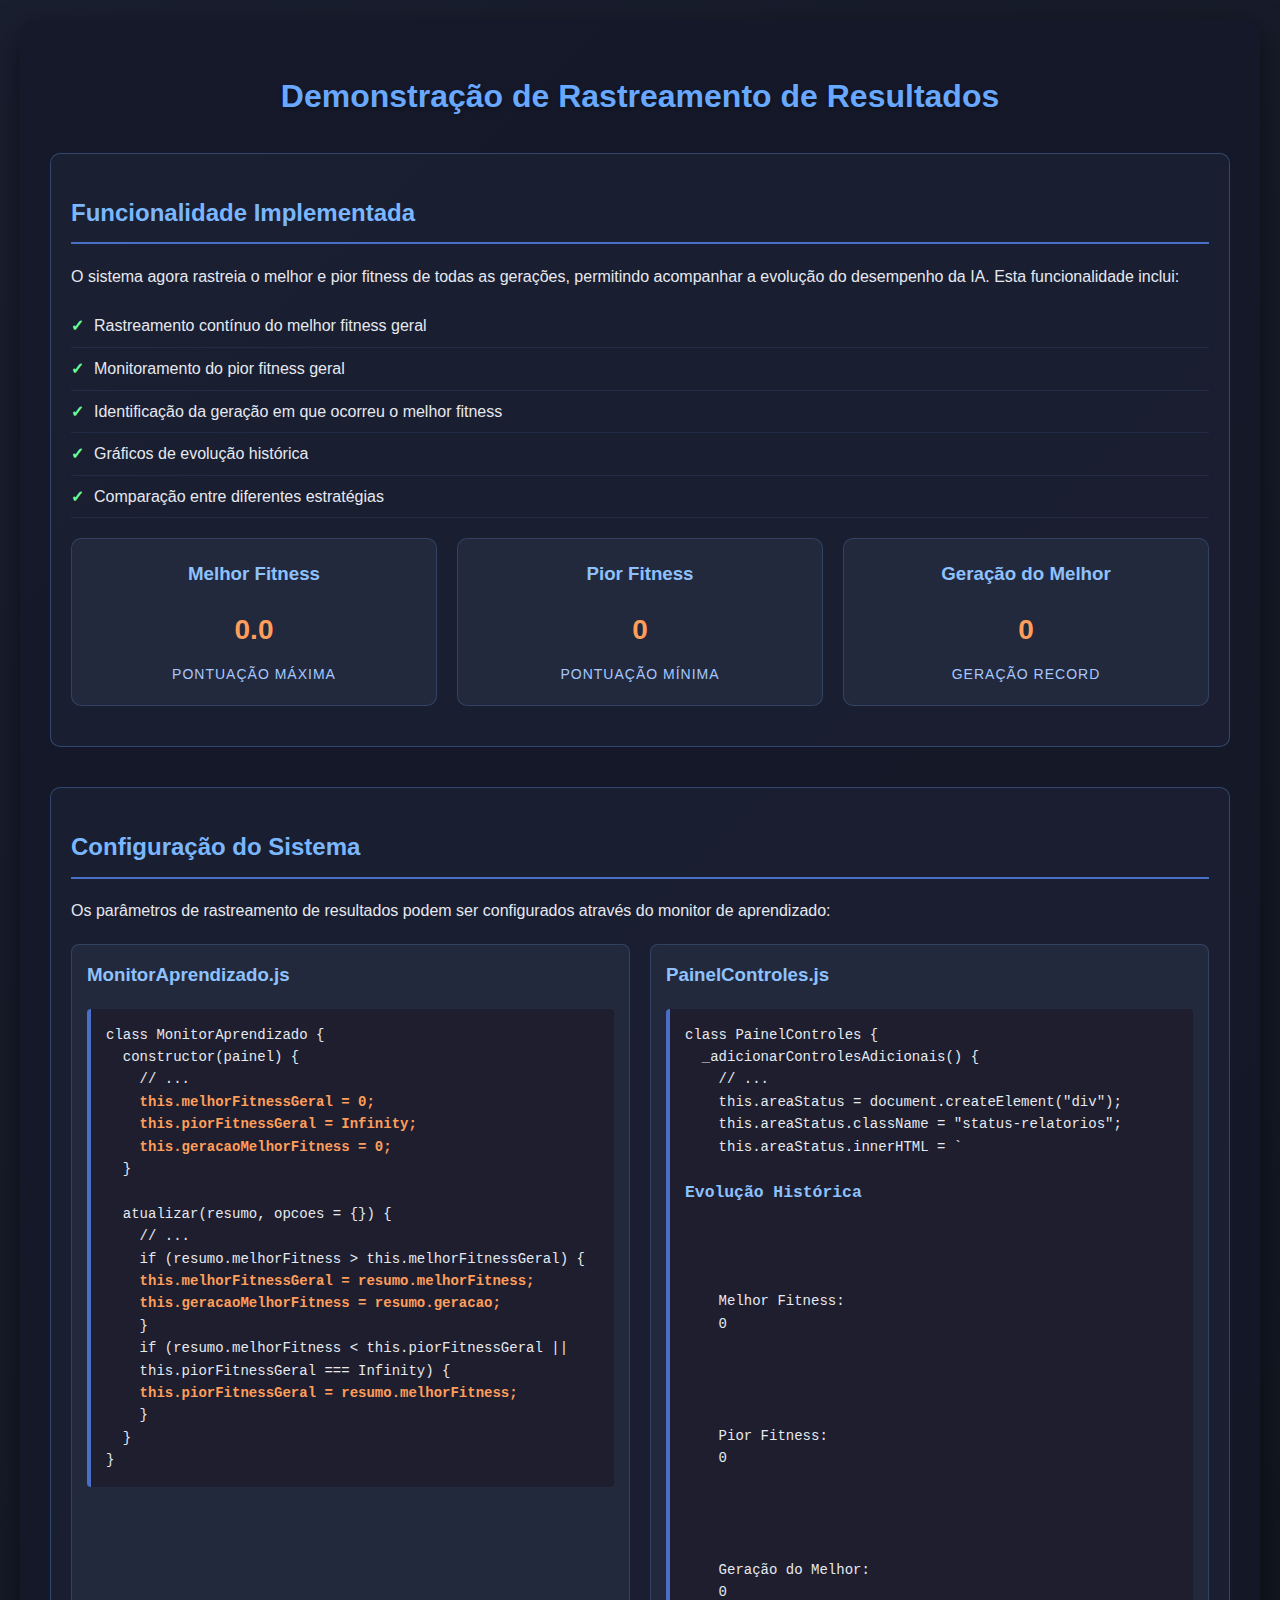
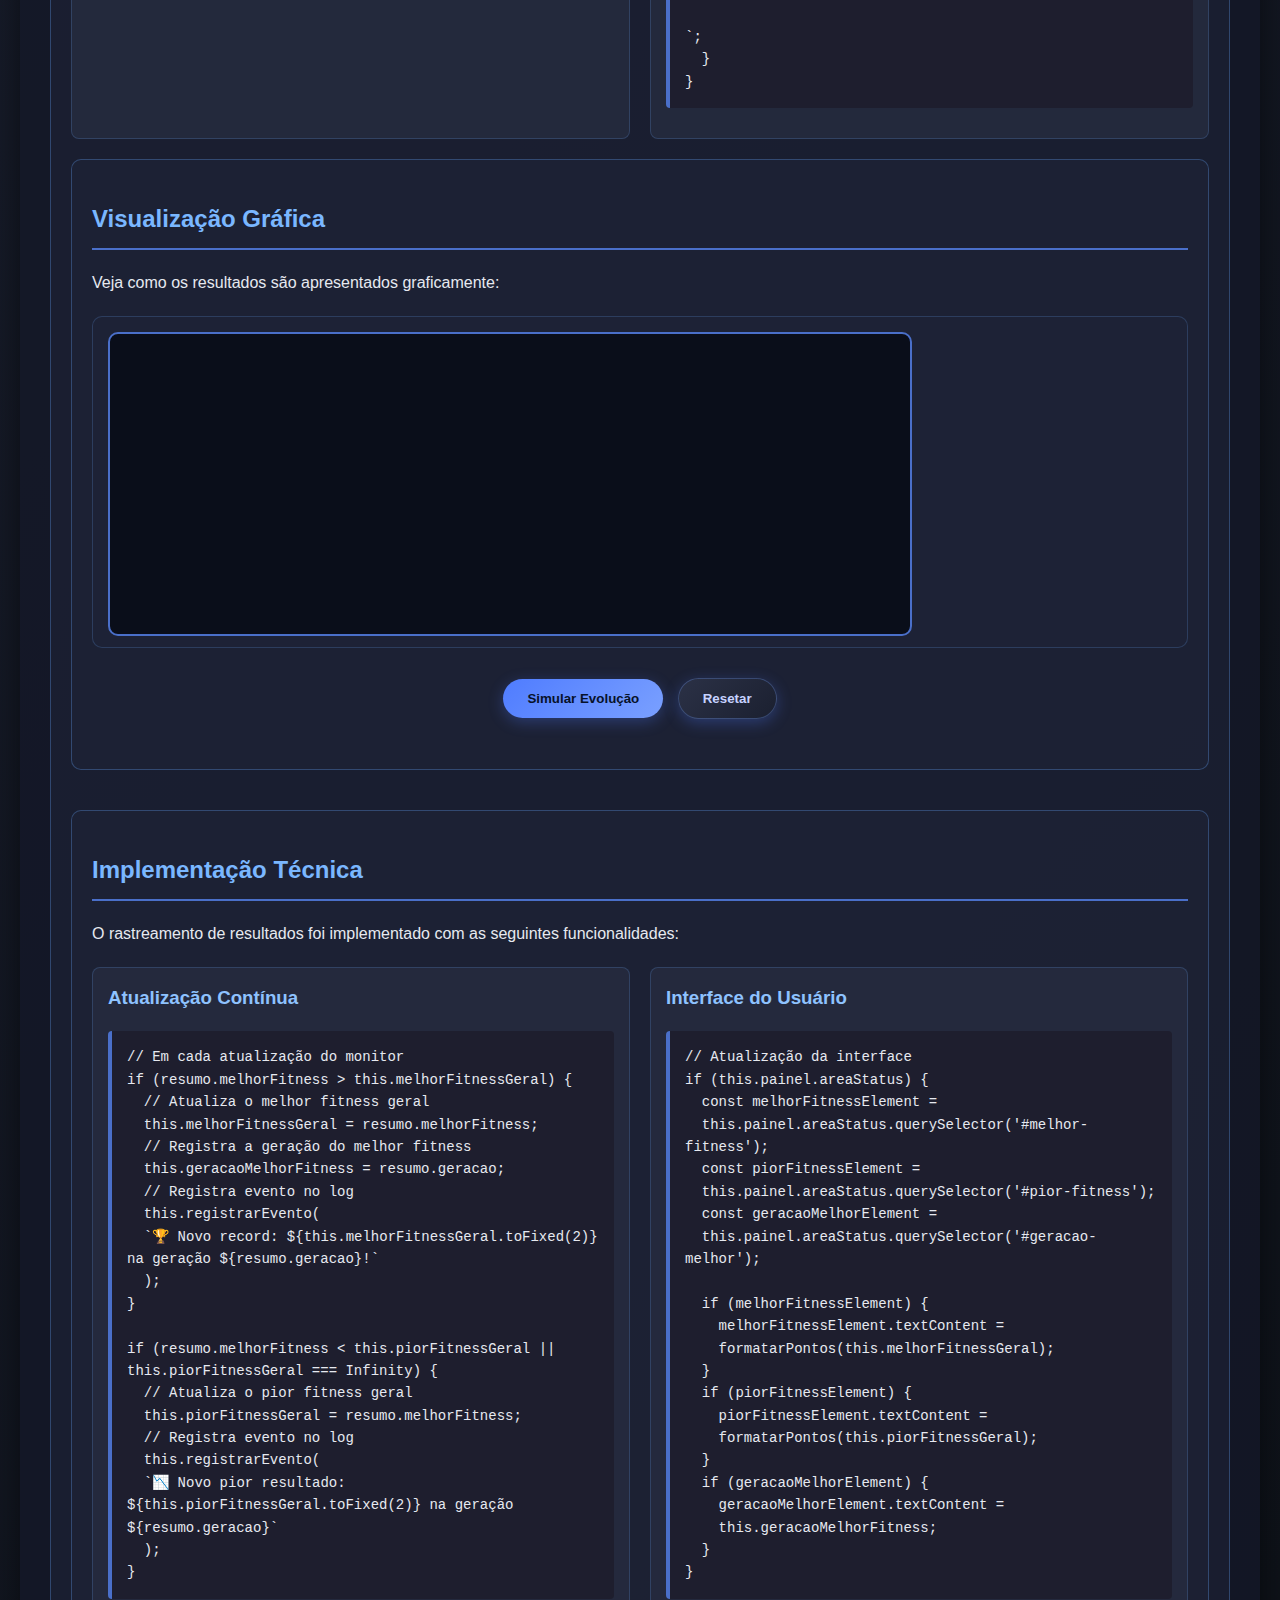
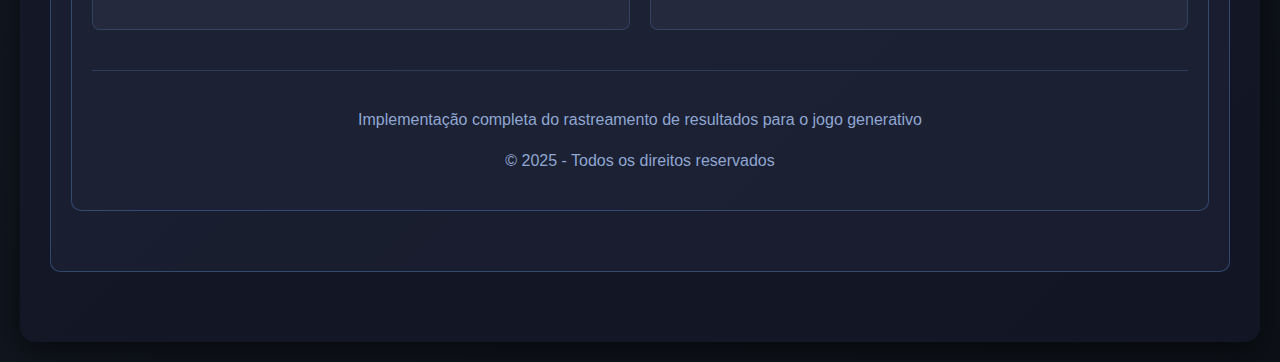
<file: projetos-pessoais/generative-game-rogue-like/demo-rastreamento-resultados.html>
<!DOCTYPE html>
<html lang="pt-BR">
<head>
  <meta charset="UTF-8">
  <meta name="viewport" content="width=device-width, initial-scale=1.0">
  <title>Demonstração de Rastreamento de Resultados</title>
  <style>
    body {
      font-family: 'Segoe UI', Tahoma, Geneva, Verdana, sans-serif;
      background: linear-gradient(135deg, #1a1f30, #0d1117);
      color: #e6e9f0;
      margin: 0;
      padding: 20px;
      line-height: 1.6;
    }
    
    .container {
      max-width: 1200px;
      margin: 0 auto;
      background: rgba(20, 24, 40, 0.8);
      border-radius: 15px;
      padding: 30px;
      box-shadow: 0 10px 30px rgba(0, 0, 0, 0.5);
    }
    
    h1 {
      text-align: center;
      color: #68a8ff;
      margin-bottom: 30px;
      text-shadow: 0 2px 4px rgba(0, 0, 0, 0.3);
    }
    
    .demo-section {
      margin-bottom: 40px;
      padding: 20px;
      background: rgba(30, 35, 55, 0.6);
      border-radius: 10px;
      border: 1px solid rgba(104, 168, 255, 0.3);
    }
    
    h2 {
      color: #7ab7ff;
      border-bottom: 2px solid #4a6fc9;
      padding-bottom: 10px;
    }
    
    .config-grid {
      display: grid;
      grid-template-columns: repeat(auto-fit, minmax(300px, 1fr));
      gap: 20px;
      margin: 20px 0;
    }
    
    .config-item {
      background: rgba(40, 45, 65, 0.7);
      padding: 15px;
      border-radius: 8px;
      border: 1px solid rgba(104, 168, 255, 0.2);
    }
    
    .config-item h3 {
      margin-top: 0;
      color: #8ec2ff;
    }
    
    .code-block {
      background: #1e1e2e;
      border-left: 4px solid #4a6fc9;
      padding: 15px;
      border-radius: 4px;
      overflow-x: auto;
      font-family: 'Consolas', 'Courier New', monospace;
      font-size: 14px;
      margin: 15px 0;
    }
    
    .highlight {
      color: #ff9e5b;
      font-weight: bold;
    }
    
    .feature-list {
      list-style-type: none;
      padding: 0;
    }
    
    .feature-list li {
      padding: 8px 0;
      border-bottom: 1px solid rgba(104, 168, 255, 0.1);
    }
    
    .feature-list li:before {
      content: "✓";
      color: #68ff9a;
      font-weight: bold;
      margin-right: 10px;
    }
    
    .button-demo {
      display: inline-block;
      background: linear-gradient(135deg, #4f7cff, #7aa0ff);
      color: #07122a;
      padding: 12px 24px;
      border-radius: 30px;
      text-decoration: none;
      font-weight: bold;
      margin: 10px 5px;
      border: none;
      cursor: pointer;
      transition: all 0.3s ease;
      box-shadow: 0 4px 15px rgba(79, 124, 255, 0.3);
    }
    
    .button-demo:hover {
      transform: translateY(-3px);
      box-shadow: 0 6px 20px rgba(79, 124, 255, 0.5);
    }
    
    .button-demo.secondary {
      background: linear-gradient(135deg, #2b3146, #1b2030);
      color: #c6d2ff;
      border: 1px solid rgba(88, 120, 188, 0.45);
    }
    
    .button-demo.secondary:hover {
      background: linear-gradient(135deg, #3b4156, #2b3040);
      border-color: rgba(122, 183, 255, 0.6);
    }
    
    .canvas-container {
      text-align: center;
      margin: 20px 0;
    }
    
    canvas {
      border: 2px solid #4a6fc9;
      border-radius: 10px;
      background: #0a0e1a;
    }
    
    .controls {
      text-align: center;
      margin: 20px 0;
    }
    
    footer {
      text-align: center;
      margin-top: 40px;
      padding-top: 20px;
      border-top: 1px solid rgba(104, 168, 255, 0.2);
      color: #8fa7d2;
    }
    
    .results-display {
      display: grid;
      grid-template-columns: repeat(auto-fit, minmax(250px, 1fr));
      gap: 20px;
      margin: 20px 0;
    }
    
    .result-card {
      background: rgba(40, 45, 65, 0.7);
      padding: 20px;
      border-radius: 10px;
      border: 1px solid rgba(104, 168, 255, 0.2);
      text-align: center;
    }
    
    .result-card h3 {
      margin-top: 0;
      color: #8ec2ff;
    }
    
    .result-value {
      font-size: 28px;
      font-weight: bold;
      color: #ff9e5b;
      margin: 10px 0;
    }
    
    .result-label {
      font-size: 14px;
      color: #a6c8ff;
      text-transform: uppercase;
      letter-spacing: 1px;
    }
    
    .chart-container {
      height: 300px;
      margin: 20px 0;
      background: rgba(30, 35, 55, 0.8);
      border-radius: 10px;
      padding: 15px;
      border: 1px solid rgba(104, 168, 255, 0.2);
    }
  </style>
</head>
<body>
  <div class="container">
    <h1>Demonstração de Rastreamento de Resultados</h1>
    
    <div class="demo-section">
      <h2>Funcionalidade Implementada</h2>
      <p>O sistema agora rastreia o melhor e pior fitness de todas as gerações, permitindo acompanhar a evolução do desempenho da IA. Esta funcionalidade inclui:</p>
      
      <ul class="feature-list">
        <li>Rastreamento contínuo do melhor fitness geral</li>
        <li>Monitoramento do pior fitness geral</li>
        <li>Identificação da geração em que ocorreu o melhor fitness</li>
        <li>Gráficos de evolução histórica</li>
        <li>Comparação entre diferentes estratégias</li>
      </ul>
      
      <div class="results-display">
        <div class="result-card">
          <h3>Melhor Fitness</h3>
          <div class="result-value" id="melhor-fitness">15420</div>
          <div class="result-label">Pontuação Máxima</div>
        </div>
        
        <div class="result-card">
          <h3>Pior Fitness</h3>
          <div class="result-value" id="pior-fitness">120</div>
          <div class="result-label">Pontuação Mínima</div>
        </div>
        
        <div class="result-card">
          <h3>Geração do Melhor</h3>
          <div class="result-value" id="geracao-melhor">42</div>
          <div class="result-label">Geração Record</div>
        </div>
      </div>
    </div>
    
    <div class="demo-section">
      <h2>Configuração do Sistema</h2>
      <p>Os parâmetros de rastreamento de resultados podem ser configurados através do monitor de aprendizado:</p>
      
      <div class="config-grid">
        <div class="config-item">
          <h3>MonitorAprendizado.js</h3>
          <div class="code-block">
            class MonitorAprendizado {<br>
              &nbsp;&nbsp;constructor(painel) {<br>
              &nbsp;&nbsp;&nbsp;&nbsp;// ...<br>
              &nbsp;&nbsp;&nbsp;&nbsp;<span class="highlight">this.melhorFitnessGeral = 0;</span><br>
              &nbsp;&nbsp;&nbsp;&nbsp;<span class="highlight">this.piorFitnessGeral = Infinity;</span><br>
              &nbsp;&nbsp;&nbsp;&nbsp;<span class="highlight">this.geracaoMelhorFitness = 0;</span><br>
              &nbsp;&nbsp;}<br><br>
              
              &nbsp;&nbsp;atualizar(resumo, opcoes = {}) {<br>
              &nbsp;&nbsp;&nbsp;&nbsp;// ...<br>
              &nbsp;&nbsp;&nbsp;&nbsp;if (resumo.melhorFitness > this.melhorFitnessGeral) {<br>
              &nbsp;&nbsp;&nbsp;&nbsp;<span class="highlight">this.melhorFitnessGeral = resumo.melhorFitness;</span><br>
              &nbsp;&nbsp;&nbsp;&nbsp;<span class="highlight">this.geracaoMelhorFitness = resumo.geracao;</span><br>
              &nbsp;&nbsp;&nbsp;&nbsp;}<br>
              &nbsp;&nbsp;&nbsp;&nbsp;if (resumo.melhorFitness < this.piorFitnessGeral || <br>
              &nbsp;&nbsp;&nbsp;&nbsp;this.piorFitnessGeral === Infinity) {<br>
              &nbsp;&nbsp;&nbsp;&nbsp;<span class="highlight">this.piorFitnessGeral = resumo.melhorFitness;</span><br>
              &nbsp;&nbsp;&nbsp;&nbsp;}<br>
              &nbsp;&nbsp;}<br>
            }
          </div>
        </div>
        
        <div class="config-item">
          <h3>PainelControles.js</h3>
          <div class="code-block">
            class PainelControles {<br>
              &nbsp;&nbsp;_adicionarControlesAdicionais() {<br>
              &nbsp;&nbsp;&nbsp;&nbsp;// ...<br>
              &nbsp;&nbsp;&nbsp;&nbsp;this.areaStatus = document.createElement("div");<br>
              &nbsp;&nbsp;&nbsp;&nbsp;this.areaStatus.className = "status-relatorios";<br>
              &nbsp;&nbsp;&nbsp;&nbsp;this.areaStatus.innerHTML = `<br>
              &nbsp;&nbsp;&nbsp;&nbsp;<h3>Evolução Histórica</h3><br>
              &nbsp;&nbsp;&nbsp;&nbsp;<div class="status-item"><br>
              &nbsp;&nbsp;&nbsp;&nbsp;<span class="status-label">Melhor Fitness:</span><br>
              &nbsp;&nbsp;&nbsp;&nbsp;<span id="melhor-fitness" class="status-valor">0</span><br>
              &nbsp;&nbsp;&nbsp;&nbsp;</div><br>
              &nbsp;&nbsp;&nbsp;&nbsp;<div class="status-item"><br>
              &nbsp;&nbsp;&nbsp;&nbsp;<span class="status-label">Pior Fitness:</span><br>
              &nbsp;&nbsp;&nbsp;&nbsp;<span id="pior-fitness" class="status-valor">0</span><br>
              &nbsp;&nbsp;&nbsp;&nbsp;</div><br>
              &nbsp;&nbsp;&nbsp;&nbsp;<div class="status-item"><br>
              &nbsp;&nbsp;&nbsp;&nbsp;<span class="status-label">Geração do Melhor:</span><br>
              &nbsp;&nbsp;&nbsp;&nbsp;<span id="geracao-melhor" class="status-valor">0</span><br>
              &nbsp;&nbsp;&nbsp;&nbsp;</div>`;<br>
              &nbsp;&nbsp;}<br>
            }
          </div>
        </div>
      </div>
    
    <div class="demo-section">
      <h2>Visualização Gráfica</h2>
      <p>Veja como os resultados são apresentados graficamente:</p>
      
      <div class="chart-container">
        <canvas id="chartCanvas" width="800" height="300"></canvas>
      </div>
      
      <div class="controls">
        <button class="button-demo" onclick="simularEvolucao()">Simular Evolução</button>
        <button class="button-demo secondary" onclick="resetarSimulacao()">Resetar</button>
      </div>
    </div>
    
    <div class="demo-section">
      <h2>Implementação Técnica</h2>
      <p>O rastreamento de resultados foi implementado com as seguintes funcionalidades:</p>
      
      <div class="config-grid">
        <div class="config-item">
          <h3>Atualização Contínua</h3>
          <div class="code-block">
            // Em cada atualização do monitor<br>
            if (resumo.melhorFitness > this.melhorFitnessGeral) {<br>
              &nbsp;&nbsp;// Atualiza o melhor fitness geral<br>
              &nbsp;&nbsp;this.melhorFitnessGeral = resumo.melhorFitness;<br>
              &nbsp;&nbsp;// Registra a geração do melhor fitness<br>
              &nbsp;&nbsp;this.geracaoMelhorFitness = resumo.geracao;<br>
              &nbsp;&nbsp;// Registra evento no log<br>
              &nbsp;&nbsp;this.registrarEvento(<br>
              &nbsp;&nbsp;`🏆 Novo record: ${this.melhorFitnessGeral.toFixed(2)} na geração ${resumo.geracao}!`<br>
              &nbsp;&nbsp;);<br>
            }<br><br>
            
            if (resumo.melhorFitness < this.piorFitnessGeral || <br>
            this.piorFitnessGeral === Infinity) {<br>
              &nbsp;&nbsp;// Atualiza o pior fitness geral<br>
              &nbsp;&nbsp;this.piorFitnessGeral = resumo.melhorFitness;<br>
              &nbsp;&nbsp;// Registra evento no log<br>
              &nbsp;&nbsp;this.registrarEvento(<br>
              &nbsp;&nbsp;`📉 Novo pior resultado: ${this.piorFitnessGeral.toFixed(2)} na geração ${resumo.geracao}`<br>
              &nbsp;&nbsp;);<br>
            }
          </div>
        </div>
        
        <div class="config-item">
          <h3>Interface do Usuário</h3>
          <div class="code-block">
            // Atualização da interface<br>
            if (this.painel.areaStatus) {<br>
              &nbsp;&nbsp;const melhorFitnessElement = <br>
              &nbsp;&nbsp;this.painel.areaStatus.querySelector('#melhor-fitness');<br>
              &nbsp;&nbsp;const piorFitnessElement = <br>
              &nbsp;&nbsp;this.painel.areaStatus.querySelector('#pior-fitness');<br>
              &nbsp;&nbsp;const geracaoMelhorElement = <br>
              &nbsp;&nbsp;this.painel.areaStatus.querySelector('#geracao-melhor');<br><br>
              
              &nbsp;&nbsp;if (melhorFitnessElement) {<br>
              &nbsp;&nbsp;&nbsp;&nbsp;melhorFitnessElement.textContent = <br>
              &nbsp;&nbsp;&nbsp;&nbsp;formatarPontos(this.melhorFitnessGeral);<br>
              &nbsp;&nbsp;}<br>
              &nbsp;&nbsp;if (piorFitnessElement) {<br>
              &nbsp;&nbsp;&nbsp;&nbsp;piorFitnessElement.textContent = <br>
              &nbsp;&nbsp;&nbsp;&nbsp;formatarPontos(this.piorFitnessGeral);<br>
              &nbsp;&nbsp;}<br>
              &nbsp;&nbsp;if (geracaoMelhorElement) {<br>
              &nbsp;&nbsp;&nbsp;&nbsp;geracaoMelhorElement.textContent = <br>
              &nbsp;&nbsp;&nbsp;&nbsp;this.geracaoMelhorFitness;<br>
              &nbsp;&nbsp;}<br>
            }
          </div>
        </div>
      </div>
    
    <footer>
      <p>Implementação completa do rastreamento de resultados para o jogo generativo</p>
      <p>© 2025 - Todos os direitos reservados</p>
    </footer>
  </div>

  <script>
    // Código de demonstração
    const canvas = document.getElementById('chartCanvas');
    const ctx = canvas.getContext('2d');
    let animacaoId = null;
    let dadosEvolucao = [];
    let melhorFitnessGeral = 0;
    let piorFitnessGeral = Infinity;
    let geracaoMelhorFitness = 0;
    
    // Elementos da interface
    const melhorFitnessElement = document.getElementById('melhor-fitness');
    const piorFitnessElement = document.getElementById('pior-fitness');
    const geracaoMelhorElement = document.getElementById('geracao-melhor');
    
    // Funções de simulação
    function simularEvolucao() {
      if (animacaoId) {
        cancelAnimationFrame(animacaoId);
      }
      
      // Resetar dados
      dadosEvolucao = [];
      melhorFitnessGeral = 0;
      piorFitnessGeral = Infinity;
      geracaoMelhorFitness = 0;
      
      // Iniciar simulação
      simularPasso();
    }
    
    function simularPasso(geracao = 0) {
      // Gerar dados simulados de evolução
      const melhorFitness = Math.max(
        1000 + Math.random() * 5000 + geracao * 200,
        melhorFitnessGeral
      );
      
      const mediaFitness = 800 + Math.random() * 3000 + geracao * 150;
      const piorFitness = 100 + Math.random() * 1000 + geracao * 50;
      
      // Atualizar dados históricos
      if (melhorFitness > melhorFitnessGeral) {
        melhorFitnessGeral = melhorFitness;
        geracaoMelhorFitness = geracao;
      }
      
      if (piorFitness < piorFitnessGeral || piorFitnessGeral === Infinity) {
        piorFitnessGeral = piorFitness;
      }
      
      // Adicionar dados à lista
      dadosEvolucao.push({
        geracao,
        melhor: melhorFitness,
        media: mediaFitness,
        pior: piorFitness
      });
      
      // Limitar número de pontos no gráfico
      if (dadosEvolucao.length > 50) {
        dadosEvolucao.shift();
      }
      
      // Atualizar interface
      atualizarInterface();
      
      // Desenhar gráfico
      desenharGrafico();
      
      // Continuar simulação até a geração 100
      if (geracao < 100) {
        animacaoId = setTimeout(() => {
          simularPasso(geracao + 1);
        }, 200);
      }
    }
    
    function resetarSimulacao() {
      if (animacaoId) {
        clearTimeout(animacaoId);
        animacaoId = null;
      }
      
      // Resetar dados
      dadosEvolucao = [];
      melhorFitnessGeral = 0;
      piorFitnessGeral = Infinity;
      geracaoMelhorFitness = 0;
      
      // Atualizar interface
      atualizarInterface();
      
      // Limpar gráfico
      ctx.clearRect(0, 0, canvas.width, canvas.height);
    }
    
    function atualizarInterface() {
      // Atualizar elementos da interface
      if (melhorFitnessElement) {
        melhorFitnessElement.textContent = formatarPontos(melhorFitnessGeral);
      }
      
      if (piorFitnessElement) {
        piorFitnessElement.textContent = formatarPontos(piorFitnessGeral);
      }
      
      if (geracaoMelhorElement) {
        geracaoMelhorElement.textContent = geracaoMelhorFitness;
      }
    }
    
    function formatarPontos(valor) {
      if (!Number.isFinite(valor)) {
        return "0";
      }
      if (valor >= 1000) {
        return `${(valor / 1000).toFixed(1)}k`;
      }
      if (valor >= 100) {
        return valor.toFixed(0);
      }
      return valor.toFixed(1);
    }
    
    function desenharGrafico() {
      // Limpar o canvas
      ctx.clearRect(0, 0, canvas.width, canvas.height);
      
      // Desenhar fundo
      ctx.fillStyle = '#0a0e1a';
      ctx.fillRect(0, 0, canvas.width, canvas.height);
      
      // Se não há dados, sair
      if (dadosEvolucao.length === 0) {
        return;
      }
      
      // Calcular dimensões do gráfico
      const padding = 40;
      const larguraGrafico = canvas.width - padding * 2;
      const alturaGrafico = canvas.height - padding * 2;
      
      // Encontrar valores mínimos e máximos
      let minValor = Infinity;
      let maxValor = -Infinity;
      
      dadosEvolucao.forEach(dado => {
        minValor = Math.min(minValor, dado.pior, dado.media, dado.melhor);
        maxValor = Math.max(maxValor, dado.pior, dado.media, dado.melhor);
      });
      
      // Adicionar margem
      const margem = (maxValor - minValor) * 0.1;
      minValor -= margem;
      maxValor += margem;
      
      // Função para converter valores para coordenadas
      const valorParaY = (valor) => {
        return padding + alturaGrafico - ((valor - minValor) / (maxValor - minValor)) * alturaGrafico;
      };
      
      const geracaoParaX = (geracao) => {
        const ultimaGeracao = dadosEvolucao[dadosEvolucao.length - 1].geracao;
        const primeiraGeracao = dadosEvolucao[0].geracao;
        const rangeGeracoes = Math.max(1, ultimaGeracao - primeiraGeracao);
        return padding + ((geracao - primeiraGeracao) / rangeGeracoes) * larguraGrafico;
      };
      
      // Desenhar grades
      ctx.strokeStyle = 'rgba(104, 168, 255, 0.1)';
      ctx.lineWidth = 1;
      
      // Grade horizontal
      for (let i = 0; i <= 10; i++) {
        const y = padding + (i / 10) * alturaGrafico;
        ctx.beginPath();
        ctx.moveTo(padding, y);
        ctx.lineTo(canvas.width - padding, y);
        ctx.stroke();
      }
      
      // Grade vertical
      for (let i = 0; i <= 10; i++) {
        const x = padding + (i / 10) * larguraGrafico;
        ctx.beginPath();
        ctx.moveTo(x, padding);
        ctx.lineTo(x, canvas.height - padding);
        ctx.stroke();
      }
      
      // Desenhar linhas do gráfico
      const cores = {
        melhor: '#68ff9a',
        media: '#ffef5b',
        pior: '#ff5bd9'
      };
      
      ['melhor', 'media', 'pior'].forEach(tipo => {
        ctx.strokeStyle = cores[tipo];
        ctx.lineWidth = 3;
        ctx.beginPath();
        
        dadosEvolucao.forEach((dado, indice) => {
          const x = geracaoParaX(dado.geracao);
          const y = valorParaY(dado[tipo]);
          
          if (indice === 0) {
            ctx.moveTo(x, y);
          } else {
            ctx.lineTo(x, y);
          }
        });
        
        ctx.stroke();
      });
      
      // Desenhar pontos
      dadosEvolucao.forEach(dado => {
        const x = geracaoParaX(dado.geracao);
        
        ['melhor', 'media', 'pior'].forEach(tipo => {
          const y = valorParaY(dado[tipo]);
          ctx.fillStyle = cores[tipo];
          ctx.beginPath();
          ctx.arc(x, y, 4, 0, Math.PI * 2);
          ctx.fill();
        });
      });
      
      // Desenhar legendas
      ctx.fillStyle = '#e6e9f0';
      ctx.font = '14px Arial';
      ctx.textAlign = 'left';
      
      let yLegenda = 20;
      Object.keys(cores).forEach(tipo => {
        ctx.fillStyle = cores[tipo];
        ctx.fillRect(20, yLegenda - 10, 20, 10);
        ctx.fillStyle = '#e6e9f0';
        ctx.fillText(tipo.charAt(0).toUpperCase() + tipo.slice(1), 50, yLegenda);
        yLegenda += 25;
      });
      
      // Desenhar valores nos eixos
      ctx.fillStyle = '#a6c8ff';
      ctx.font = '12px Arial';
      ctx.textAlign = 'center';
      
      // Eixo X (gerações)
      for (let i = 0; i <= 5; i++) {
        const geracao = dadosEvolucao[Math.floor(i * (dadosEvolucao.length - 1) / 5)]?.geracao || 0;
        const x = padding + (i / 5) * larguraGrafico;
        ctx.fillText(geracao, x, canvas.height - 10);
      }
      
      // Eixo Y (valores)
      ctx.textAlign = 'right';
      for (let i = 0; i <= 5; i++) {
        const valor = minValor + (maxValor - minValor) * (1 - i / 5);
        const y = padding + (i / 5) * alturaGrafico;
        ctx.fillText(formatarPontos(valor), padding - 10, y + 4);
      }
    }
    
    // Iniciar a demonstração quando a página carregar
    window.onload = function() {
      atualizarInterface();
    };
  </script>
</body>
</html>
</file>
<file: projetos-pessoais/generative-game-rogue-like/styles.css>
/* Mobile-first approach with enhanced grid system */
:root {
  color-scheme: dark;
  font-family: "Segoe UI", system-ui, -apple-system, sans-serif;
  background: radial-gradient(circle at 20%, #182142, #090b12 60%, #05060c);
  color: #f5f7fa;
  --spacing-xs: 3px;
  --spacing-sm: 6px;
  --spacing-md: 9px;
  --spacing-lg: 12px;
  --spacing-xl: 18px;
  --spacing-xxl: 24px;
  --border-radius-sm: 4px;
  --border-radius-md: 8px;
  --border-radius-lg: 12px;
  --shadow-card: 0 6px 18px rgba(0, 0, 0, 0.4);
  --shadow-elevated: 0 12px 24px rgba(0, 0, 0, 0.5);
  --transition-fast: 0.1s ease;
  --transition-normal: 0.2s ease;
}

* {
  box-sizing: border-box;
}

body {
  margin: 0;
  padding: var(--spacing-sm);
  min-height: 100vh;
  display: flex;
  flex-direction: column;
  justify-content: flex-start;
  align-items: center;
  gap: var(--spacing-lg);
  background: linear-gradient(160deg, rgba(16, 24, 48, 0.85), rgba(6, 8, 14, 0.95));
  color: #f5f7fa;
}

/* Interface grid system - mobile-first */
#interface {
  display: grid;
  grid-template-areas:
    "jogo"
    "esquerda"
    "direita"
    "inferior";
  grid-template-columns: 1fr;
  grid-template-rows: auto;
  gap: var(--spacing-sm);
  width: 100%;
  max-width: 100%;
  margin: 0 auto;
}

/* Painel de controle base styles */
.painel-controle {
  background: linear-gradient(210deg, rgba(22, 28, 52, 0.94), rgba(10, 12, 24, 0.9));
  border-radius: var(--border-radius-lg);
  padding: var(--spacing-lg);
  box-shadow: var(--shadow-card), inset 0 1px 0 rgba(255, 255, 255, 0.04);
  display: flex;
  flex-direction: column;
  gap: var(--spacing-lg);
  backdrop-filter: blur(6px);
  overflow: hidden;
  width: 100%;
}

/* Cores específicas para categorias de blocos */
.bloco-controle[data-title*="Controles do jogo"] .collapsible__toggle {
  background: linear-gradient(135deg, rgba(67, 102, 209, 0.85), rgba(111, 144, 226, 0.75));
  border: 2px solid rgba(118, 187, 255, 0.4);
  box-shadow: 0 4px 12px rgba(67, 102, 209, 0.3);
}

.bloco-controle[data-title*="Parametros Inimigos"] .collapsible__toggle {
  background: linear-gradient(135deg, rgba(220, 53, 69, 0.85), rgba(240, 101, 117, 0.75));
  border: 2px solid rgba(220, 53, 69, 0.4);
  box-shadow: 0 4px 12px rgba(220, 53, 69, 0.3);
}

.bloco-controle[data-title*="IA - Treinamento • Geral"] .collapsible__toggle {
  background: linear-gradient(135deg, rgba(102, 51, 153, 0.85), rgba(138, 87, 179, 0.75));
  border: 2px solid rgba(102, 51, 153, 0.4);
  box-shadow: 0 4px 12px rgba(102, 51, 153, 0.3);
}

.bloco-controle[data-title*="IA - Treinamento • Aprendizado"] .collapsible__toggle {
  background: linear-gradient(135deg, rgba(23, 162, 184, 0.85), rgba(67, 195, 210, 0.75));
  border: 2px solid rgba(23, 162, 184, 0.4);
  box-shadow: 0 4px 12px rgba(23, 162, 184, 0.3);
}

.bloco-controle[data-title*="IA - Comportamento • Pesos"] .collapsible__toggle {
  background: linear-gradient(135deg, rgba(64, 156, 120, 0.85), rgba(88, 180, 144, 0.75));
  border: 2px solid rgba(102, 198, 168, 0.4);
  box-shadow: 0 4px 12px rgba(64, 156, 120, 0.3);
}

.bloco-controle[data-title*="IA - Comportamento • Controle"] .collapsible__toggle {
  background: linear-gradient(135deg, rgba(255, 193, 7, 0.85), rgba(255, 206, 61, 0.75));
  border: 2px solid rgba(255, 193, 7, 0.4);
  box-shadow: 0 4px 12px rgba(255, 193, 7, 0.3);
  color: #1a1a1a;
}

.bloco-controle[data-title*="Relatórios"] .collapsible__toggle {
  background: linear-gradient(135deg, rgba(67, 102, 209, 0.85), rgba(111, 144, 226, 0.75));
  border: 2px solid rgba(118, 187, 255, 0.4);
  box-shadow: 0 4px 12px rgba(67, 102, 209, 0.3);
}

#historico-ia.bloco-controle .collapsible__toggle {
  background: linear-gradient(135deg, rgba(64, 156, 120, 0.85), rgba(88, 180, 144, 0.75));
  border: 2px solid rgba(102, 198, 168, 0.4);
  box-shadow: 0 4px 12px rgba(64, 156, 120, 0.3);
}

/* Efeitos hover para botões de categoria */
.bloco-controle[data-title*="Controles do jogo"] .collapsible__toggle:hover {
  border-color: rgba(118, 187, 255, 0.7);
  background: linear-gradient(135deg, rgba(87, 122, 229, 0.95), rgba(131, 164, 246, 0.85));
  box-shadow: 0 6px 18px rgba(67, 102, 209, 0.4);
}

.bloco-controle[data-title*="Parametros Inimigos"] .collapsible__toggle:hover {
  border-color: rgba(220, 53, 69, 0.7);
  background: linear-gradient(135deg, rgba(240, 73, 89, 0.95), rgba(250, 121, 137, 0.85));
  box-shadow: 0 6px 18px rgba(220, 53, 69, 0.4);
}

.bloco-controle[data-title*="IA - Treinamento • Geral"] .collapsible__toggle:hover {
  border-color: rgba(102, 51, 153, 0.7);
  background: linear-gradient(135deg, rgba(122, 71, 173, 0.95), rgba(158, 107, 199, 0.85));
  box-shadow: 0 6px 18px rgba(102, 51, 153, 0.4);
}

.bloco-controle[data-title*="IA - Treinamento • Aprendizado"] .collapsible__toggle:hover {
  border-color: rgba(23, 162, 184, 0.7);
  background: linear-gradient(135deg, rgba(43, 182, 204, 0.95), rgba(87, 215, 230, 0.85));
  box-shadow: 0 6px 18px rgba(23, 162, 184, 0.4);
}

.bloco-controle[data-title*="IA - Comportamento • Pesos"] .collapsible__toggle:hover {
  border-color: rgba(102, 198, 168, 0.7);
  background: linear-gradient(135deg, rgba(84, 176, 140, 0.95), rgba(108, 200, 164, 0.85));
  box-shadow: 0 6px 18px rgba(64, 156, 120, 0.4);
}

.bloco-controle[data-title*="IA - Comportamento • Controle"] .collapsible__toggle:hover {
  border-color: rgba(255, 193, 7, 0.7);
  background: linear-gradient(135deg, rgba(255, 213, 27, 0.95), rgba(255, 226, 81, 0.85));
  box-shadow: 0 6px 18px rgba(255, 193, 7, 0.4);
  color: #1a1a1a;
}

.bloco-controle[data-title*="Relatórios"] .collapsible__toggle:hover {
  border-color: rgba(118, 187, 255, 0.7);
  background: linear-gradient(135deg, rgba(87, 122, 229, 0.95), rgba(131, 164, 246, 0.85));
  box-shadow: 0 6px 18px rgba(67, 102, 209, 0.4);
}

#historico-ia.bloco-controle .collapsible__toggle:hover {
  border-color: rgba(102, 198, 168, 0.7);
  background: linear-gradient(135deg, rgba(84, 176, 140, 0.95), rgba(108, 200, 164, 0.85));
  box-shadow: 0 6px 18px rgba(64, 156, 120, 0.4);
}

/* Collapsible sections */
[data-collapsible] {
  position: relative;
}

.collapsible__header {
  margin: 0;
}

/* Estilos base para collapsible toggle - sem !important para não sobrescrever específicos de categoria */
.collapsible__toggle {
  width: 100%;
  border-radius: var(--border-radius-md);
  padding: var(--spacing-md) var(--spacing-lg);
  display: flex;
  justify-content: space-between;
  align-items: center;
  gap: var(--spacing-md);
  cursor: pointer;
  font-size: 1rem;
  font-weight: 600;
  text-align: left;
  transition: border-color var(--transition-fast), background var(--transition-fast), transform var(--transition-fast);
}

.collapsible__toggle:hover {
  border-color: rgba(118, 187, 255, 0.45);
  background: rgba(26, 32, 62, 0.95);
  transform: translateY(-1px);
}

.collapsible__icon {
  width: 18px;
  height: 18px;
  border-radius: 50%;
  display: inline-flex;
  align-items: center;
  justify-content: center;
  font-size: 0.85rem;
  color: #9fb5ff;
}

[data-collapsible] .collapsible__content {
  display: none;
  margin-top: var(--spacing-lg);
  width: 100%;
}

[data-collapsible].is-open .collapsible__content {
  display: block;
}

[data-collapsible] .collapsible__icon::before {
  content: "+";
  transition: transform var(--transition-fast);
}

[data-collapsible].is-open .collapsible__icon::before {
  content: "-";
}

/* Grid areas for different screen sizes */
#coluna-esquerda {
  grid-area: esquerda;
}

#coluna-direita {
  grid-area: direita;
}

#painel-inferior {
  grid-area: inferior;
}

#painel-jogo {
  grid-area: jogo;
}

/* Responsive breakpoints - tablet and desktop */
@media (min-width: 768px) {
  body {
    padding: var(--spacing-xl);
    gap: var(--spacing-xxl);
  }

  #interface {
    grid-template-areas:
      "jogo jogo"
      "esquerda direita"
      "inferior inferior";
    grid-template-columns: 1fr 1fr;
    grid-template-rows: auto;
  }
}

@media (min-width: 1024px) {
  #interface {
    grid-template-areas:
      "esquerda jogo direita"
      "inferior inferior inferior";
    grid-template-columns: minmax(220px, 260px) minmax(500px, 1fr) minmax(220px, 280px);
    grid-template-rows: 1fr minmax(140px, 220px);
  }
}

@media (min-width: 1200px) {
  #interface {
    grid-template-columns: minmax(240px, 280px) minmax(560px, 1fr) minmax(240px, 300px);
    max-width: 1600px;
  }
}

/* Game panel specific styles */
#painel-jogo {
  height: fit-content;
  display: flex;
  flex-direction: column;
  gap: var(--spacing-md);
  padding: var(--spacing-lg);
  border-radius: var(--border-radius-lg);
  background: linear-gradient(180deg, rgba(18, 24, 46, 0.9), rgba(9, 12, 22, 0.95));
  box-shadow: var(--shadow-elevated), inset 0 1px 0 rgba(255, 255, 255, 0.05);
  position: relative;
}

#cabecalho h1 {
  margin: 0;
  font-size: 1.8rem;
  letter-spacing: 1px;
  text-transform: uppercase;
  color: #9ad4ff;
  text-shadow: 0 2px 4px rgba(0, 0, 0, 0.6), 0 0 18px rgba(126, 198, 255, 0.35);
}

#descricao {
  margin: var(--spacing-xs) 0 0 0;
  color: #c5cad4;
  font-size: 0.9rem;
  text-shadow: 0 1px 2px rgba(0, 0, 0, 0.35);
}

#area-canvas {
  width: 100%;
  max-width: 100%;
  box-sizing: border-box;
  position: relative;
  display: flex;
  justify-content: center;
  align-items: center;
  padding: var(--spacing-md);
  border-radius: 18px;
  background: radial-gradient(circle at 50% 20%, rgba(58, 76, 144, 0.18), rgba(7, 10, 18, 0.95) 70%);
  box-shadow: inset 0 12px 18px rgba(116, 152, 255, 0.08), inset 0 -16px 24px rgba(3, 5, 9, 0.9);
}

canvas {
  max-width: 100%;
  width: 100%;
  height: auto;
  display: block;
}

#tela-jogo {
  border-radius: 14px;
  background: #05070d;
  border: 1px solid rgba(122, 183, 255, 0.25);
  box-shadow: 0 22px 48px rgba(0, 0, 0, 0.6), 0 0 0 1px rgba(122, 183, 255, 0.25), inset 0 2px 12px rgba(122, 183, 255, 0.08);
  transform: rotateX(3deg);
  transform-origin: top center;
  transition: transform 0.35s ease, box-shadow 0.35s ease;
}

#tela-jogo:hover {
  transform: rotateX(0deg) scale(1.01);
  box-shadow: 0 30px 70px rgba(0, 0, 0, 0.68), 0 0 0 1px rgba(154, 212, 255, 0.42), inset 0 2px 18px rgba(154, 212, 255, 0.18);
}

/* HUD styles */
#hud {
  position: static;
  width: 100%;
  display: flex;
  flex-direction: column;
  gap: var(--spacing-sm);
  padding: var(--spacing-sm) var(--spacing-md);
  border-radius: var(--border-radius-sm);
  background: rgba(10, 14, 24, 0.75);
  box-shadow: 0 4px 12px rgba(0, 0, 0, 0.3), inset 0 1px 0 rgba(255, 255, 255, 0.06);
  backdrop-filter: blur(4px);
  min-width: auto;
}

#evolucao-topo {
  display: flex;
  flex-wrap: wrap;
  gap: var(--spacing-sm);
  align-items: center;
  justify-content: space-between;
  padding: var(--spacing-xs) var(--spacing-sm);
  border-radius: var(--border-radius-sm);
  background: linear-gradient(160deg, rgba(14, 18, 32, 0.9), rgba(6, 10, 20, 0.9));
  box-shadow: inset 0 1px 0 rgba(255, 255, 255, 0.05);
  font-size: 0.8rem;
}

.evo-item {
  color: #cfe3ff;
  display: inline-flex;
  gap: 6px;
  align-items: center;
}

#info-jogador {
  display: flex;
  flex-direction: row;
  flex-wrap: wrap;
  gap: var(--spacing-sm);
  width: 100%;
}

#hp-jogador,
#modo-ia,
#indicador-qualidade,
#historico-ia {
  display: flex;
  flex-direction: column;
  gap: var(--spacing-xs);
  padding: var(--spacing-sm) var(--spacing-md);
  border-radius: var(--border-radius-sm);
  background: linear-gradient(160deg, rgba(14, 18, 32, 0.88), rgba(6, 10, 20, 0.92));
  box-shadow: inset 0 1px 0 rgba(255, 255, 255, 0.05), 0 4px 12px rgba(0, 0, 0, 0.3);
  min-width: auto;
  flex: 1;
  min-width: 140px;
}

.hp-label,
.modo-label,
.qualidade-label,
.historico-label {
  font-size: 0.7rem;
  color: #a6c8ff;
  text-transform: uppercase;
  letter-spacing: 0.5px;
}

.hp-valor,
.modo-valor,
#qualidade-estado {
  font-size: 0.85rem;
  font-weight: bold;
  color: #e8f4ff;
  display: flex;
  gap: var(--spacing-xs);
}

.icone-coracao {
  position: relative;
  width: 14px;
  height: 12px;
  display: inline-block;
}

.icone-coracao::before,
.icone-coracao::after {
  content: "";
  position: absolute;
  width: 7px;
  height: 12px;
  background: currentColor;
  border-radius: 6px 6px 0 0;
  top: 0;
}

.icone-coracao::before {
  left: 0;
  transform: rotate(-45deg);
  transform-origin: left bottom;
}

.icone-coracao::after {
  right: 0;
  transform: rotate(45deg);
  transform-origin: right bottom;
}

.icone-coracao.cheio {
  color: #ff4d6d;
}

.icone-coracao.vazio {
  color: #3a3f55;
}

/* Quality indicator */
#indicador-qualidade {
  flex: 1;
  min-width: 160px;
}

.qualidade-medidor {
  position: relative;
  height: 36px;
  border-radius: 18px;
  overflow: hidden;
  background: rgba(6, 10, 18, 0.8);
  border: 1px solid rgba(120, 150, 210, 0.25);
}

.qualidade-gradiente {
  position: absolute;
  inset: 0;
  background: linear-gradient(90deg, 
    #ff4d6d 0%, 
    #ff7a5d 15%, 
    #ff9e5b 30%, 
    #ffd43b 50%, 
    #a8d76f 70%, 
    #7cd977 85%, 
    #4ac95a 100%);
  opacity: 0.55;
}

#qualidade-ponteiro {
  position: absolute;
  top: 3px;
  left: 50%;
  width: 0;
  height: 0;
  border-left: 6px solid transparent;
  border-right: 6px solid transparent;
  border-bottom: 14px solid rgba(255, 255, 255, 0.9);
  transform: translateX(-50%);
  filter: drop-shadow(0 1px 2px rgba(0, 0, 0, 0.45));
  transition: transform 0.2s ease;
}

/* Control blocks */
.bloco-controle {
  display: flex;
  flex-direction: column;
  gap: var(--spacing-md);
  width: 100%;
}

.bloco-controle h2 {
  margin: 0;
  font-size: 1.1rem;
  color: #7ab7ff;
  text-transform: uppercase;
  letter-spacing: 0.5px;
  padding-bottom: var(--spacing-xs);
  border-bottom: 1px solid rgba(122, 183, 255, 0.2);
}

/* Input controls */
.entrada-controle {
  display: flex;
  flex-direction: column;
  gap: var(--spacing-xs);
  padding: var(--spacing-xs) var(--spacing-sm);
  border-radius: var(--border-radius-sm);
  background: rgba(12, 16, 28, 0.65);
  box-shadow: inset 0 2px 4px rgba(0, 0, 0, 0.45);
  position: relative;
}

.entrada-controle label {
  font-size: 0.75rem;
  color: #d9e4ff;
  text-transform: uppercase;
  letter-spacing: 0.4px;
  cursor: help;
  position: relative;
}

.entrada-controle label::after {
  content: "ℹ️";
  margin-left: 4px;
  font-size: 0.6rem;
  opacity: 0.7;
}

.entrada-controle label:hover::after {
  opacity: 1;
}

.entrada-controle .valor-range {
  display: flex;
  justify-content: space-between;
  align-items: center;
  font-size: 0.7rem;
  color: #8fa7d2;
  font-family: "Consolas", "Courier New", monospace;
  position: relative;
}

.valor-range .valor-atual {
  font-size: 0.75rem;
  font-weight: 600;
  color: #cfe3ff;
  display: flex;
  align-items: center;
  gap: var(--spacing-xs);
}

.valor-range .valor-limite {
  opacity: 0.65;
  font-size: 0.65rem;
}

.entrada-controle input[type="range"] {
  -webkit-appearance: none;
  width: 100%;
  height: 4px;
  border-radius: 2px;
  background: linear-gradient(90deg, #3f5b9a, #68a8ff);
  outline: none;
  box-shadow: 0 1px 2px rgba(0, 0, 0, 0.45), inset 0 1px 0 rgba(255, 255, 255, 0.15);
  margin: var(--spacing-sm) 0;
}

.entrada-controle input[type="range"]::-webkit-slider-thumb {
  -webkit-appearance: none;
  appearance: none;
  width: 12px;
  height: 12px;
  border-radius: 50%;
  background: #f5f8ff;
  border: 2px solid #68a8ff;
  box-shadow: 0 2px 6px rgba(104, 168, 255, 0.35);
  cursor: pointer;
}

.entrada-controle input[type="range"]::-moz-range-thumb {
  width: 12px;
  height: 12px;
  border-radius: 50%;
  background: #f5f8ff;
  border: 2px solid #68a8ff;
  box-shadow: 0 2px 6px rgba(104, 168, 255, 0.35);
  cursor: pointer;
}

.controle-valor {
  display: flex;
  align-items: center;
  gap: var(--spacing-xs);
  background: rgba(10, 14, 24, 0.7);
  border-radius: 3px;
  padding: 1px;
}

.controle-valor button {
  background: rgba(60, 80, 140, 0.8);
  border: 1px solid rgba(122, 183, 255, 0.3);
  color: #a6c8ff;
  width: 16px;
  height: 16px;
  border-radius: 2px;
  cursor: pointer;
  font-size: 0.7rem;
  display: flex;
  align-items: center;
  justify-content: center;
  transition: all var(--transition-fast);
}

.controle-valor button:hover {
  background: rgba(80, 110, 170, 0.9);
  color: #e8f4ff;
  transform: scale(1.05);
}

.controle-valor button:active {
  transform: scale(0.95);
}

/* Buttons */
.painel-controle button {
  padding: var(--spacing-sm) var(--spacing-md);
  border-radius: var(--border-radius-sm);
  border: 1px solid rgba(122, 183, 255, 0.4);
  background: rgba(18, 25, 46, 0.82);
  color: #9ad4ff;
  font-weight: 600;
  cursor: pointer;
  transition: transform var(--transition-fast), background var(--transition-fast), box-shadow var(--transition-fast);
  box-shadow: 0 2px 8px rgba(0, 0, 0, 0.4), inset 0 1px 0 rgba(255, 255, 255, 0.08);
  font-size: 0.8rem;
  width: 100%;
  margin: var(--spacing-xs) 0;
}

.painel-controle button:hover {
  background: rgba(30, 56, 94, 0.92);
  transform: translateY(-1px);
  box-shadow: 0 4px 12px rgba(0, 0, 0, 0.4), 0 0 8px rgba(122, 183, 255, 0.35);
}

.botao-toggle {
  background: linear-gradient(135deg, #4f7cff, #7aa0ff);
  color: #07122a;
  border-radius: 999px;
  border: 1px solid rgba(122, 183, 255, 0.35);
  font-weight: 700;
  letter-spacing: 0.3px;
  padding: var(--spacing-sm) var(--spacing-md);
  cursor: pointer;
  transition: all var(--transition-fast);
  text-align: center;
  margin: var(--spacing-xs) 0;
  font-size: 0.8rem;
  width: 100%;
}

.botao-toggle:hover {
  background: linear-gradient(135deg, #5f8cff, #8ab0ff);
  transform: translateY(-1px);
  box-shadow: 0 2px 8px rgba(122, 160, 255, 0.35);
}

.botao-toggle.is-off {
  background: linear-gradient(135deg, #2b3146, #1b2030);
  color: #c6d2ff;
  border-color: rgba(88, 120, 188, 0.45);
}

.botao-toggle.is-off:hover {
  background: linear-gradient(135deg, #3b4156, #2b3040);
  transform: translateY(-1px);
  box-shadow: 0 2px 8px rgba(88, 120, 188, 0.35);
}

/* Reports panel */
#painel-relatorios {
  flex: 1 1 auto;
  width: 100%;
  min-height: 120px;
  border-radius: var(--border-radius-sm);
  border: 1px solid rgba(122, 183, 255, 0.2);
  padding: var(--spacing-sm);
  background: rgba(8, 10, 16, 0.87);
  font-family: "Segoe UI", "Roboto", sans-serif;
  font-size: 0.8rem;
  line-height: 1.4;
  color: #d0e4ff;
  box-shadow: inset 0 0 12px rgba(18, 26, 46, 0.65);
  overflow-y: auto;
}

.resumo-relatorios {
  font-weight: bold;
  margin-bottom: var(--spacing-xs);
  color: #dfe7ff;
  display: flex;
  flex-direction: column;
  gap: var(--spacing-xs);
  letter-spacing: 0.01em;
}

.resumo-relatorios p {
  margin: 0;
  font-weight: 600;
  color: inherit;
  font-size: 0.8rem;
}

.log-relatorios {
  max-height: 100px;
  overflow-y: auto;
}

.linha-relatorio {
  margin-bottom: 2px;
  opacity: 0.85;
  font-size: 0.75rem;
}

/* Status reports */
.status-relatorios {
  display: flex;
  flex-direction: column;
  gap: var(--spacing-sm);
  padding: var(--spacing-sm);
  border-radius: var(--border-radius-sm);
  background: rgba(12, 16, 28, 0.7);
  border: 1px solid rgba(122, 183, 255, 0.25);
  margin-top: var(--spacing-sm);
}

.status-relatorios h3 {
  margin: 0 0 var(--spacing-xs);
  font-size: 0.85rem;
  color: #7ab7ff;
  text-transform: uppercase;
  letter-spacing: 0.4px;
  text-align: center;
}

.status-item {
  display: flex;
  justify-content: space-between;
  align-items: center;
  padding: var(--spacing-xs) 0;
  border-bottom: 1px solid rgba(122, 183, 255, 0.15);
}

.status-item:last-child {
  border-bottom: none;
}

.status-label {
  font-size: 0.7rem;
  color: #a6c8ff;
  text-transform: uppercase;
  letter-spacing: 0.2px;
}

.status-valor {
  font-size: 0.75rem;
  font-weight: bold;
  color: #e8f4ff;
  min-width: 40px;
  text-align: right;
}

/* Visualizations panel */
#painel-visualizacoes {
  display: flex;
  flex-direction: column;
  gap: var(--spacing-md);
  width: 100%;
}

#painel-visualizacoes canvas {
  width: 100%;
  min-height: 120px;
  border-radius: var(--border-radius-md);
  background: rgba(7, 10, 18, 0.9);
  border: 1px solid rgba(98, 158, 255, 0.25);
  box-shadow: inset 0 2px 12px rgba(98, 158, 255, 0.18), 0 12px 24px rgba(0, 0, 0, 0.3);
}

.explicacao-visualizacao {
  display: flex;
  flex-direction: column;
  gap: var(--spacing-xs);
  padding: var(--spacing-sm) var(--spacing-md);
  border-radius: var(--border-radius-sm);
  background: rgba(12, 16, 28, 0.7);
  box-shadow: inset 0 1px 0 rgba(0, 0, 0, 0.25);
}

.explicacao-visualizacao p {
  margin: 0;
  font-size: 0.8rem;
  line-height: 1.4;
  color: #c7d8ff;
}

/* Select elements */
select {
  width: 100%;
  padding: var(--spacing-xs) var(--spacing-sm);
  border-radius: var(--border-radius-sm);
  background: rgba(10, 14, 24, 0.8);
  border: 1px solid rgba(122, 183, 255, 0.3);
  color: #cfe3ff;
  font-family: "Segoe UI", sans-serif;
  font-size: 0.8rem;
  outline: none;
  cursor: pointer;
  margin-top: var(--spacing-xs);
}

select:focus {
  border-color: rgba(122, 183, 255, 0.6);
  box-shadow: 0 0 0 2px rgba(122, 183, 255, 0.2);
}

/* Compact controls for small screens */
@media (max-width: 480px) {
  :root {
    --spacing-xs: 3px;
    --spacing-sm: 6px;
    --spacing-md: 8px;
    --spacing-lg: 12px;
    --spacing-xl: 16px;
    --spacing-xxl: 20px;
  }

  body {
    padding: var(--spacing-sm);
    gap: var(--spacing-lg);
  }

  .painel-controle {
    padding: var(--spacing-md);
    border-radius: var(--border-radius-md);
  }

  .bloco-controle h2 {
    font-size: 1rem;
    padding-bottom: var(--spacing-xs);
  }

  .entrada-controle {
    padding: var(--spacing-xs) var(--spacing-sm);
    gap: var(--spacing-xs);
  }

  .entrada-controle label {
    font-size: 0.7rem;
  }

  .entrada-controle input[type="range"] {
    margin: var(--spacing-xs) 0;
    height: 3px;
  }

  .entrada-controle input[type="range"]::-webkit-slider-thumb {
    width: 10px;
    height: 10px;
  }

  .controle-valor button {
    width: 14px;
    height: 14px;
    font-size: 0.65rem;
  }

  .valor-range .valor-atual {
    font-size: 0.7rem;
  }

  .valor-range .valor-limite {
    font-size: 0.6rem;
  }

  .painel-controle button,
  .botao-toggle {
    padding: var(--spacing-xs) var(--spacing-sm);
    font-size: 0.75rem;
    border-radius: 999px;
  }

  #hud {
    gap: var(--spacing-xs);
    padding: var(--spacing-xs) var(--spacing-sm);
  }

  #info-jogador {
    gap: var(--spacing-xs);
  }

  #hp-jogador,
  #modo-ia,
  #indicador-qualidade,
  #historico-ia {
    padding: var(--spacing-xs) var(--spacing-sm);
    gap: var(--spacing-xs);
  }

  .hp-label,
  .modo-label,
  .qualidade-label,
  .historico-label {
    font-size: 0.6rem;
  }

  .hp-valor,
  .modo-valor,
  #qualidade-estado {
    font-size: 0.7rem;
  }

  .icone-coracao {
    width: 12px;
    height: 10px;
  }

  .icone-coracao::before,
  .icone-coracao::after {
    width: 6px;
    height: 10px;
  }

  #cabecalho h1 {
    font-size: 1.4rem;
  }

  #descricao {
    font-size: 0.8rem;
  }

  #painel-relatorios {
    min-height: 100px;
    padding: var(--spacing-xs);
  }

  .resumo-relatorios {
    font-size: 0.75rem;
  }

  .linha-relatorio {
    font-size: 0.7rem;
  }

  .status-relatorios {
    padding: var(--spacing-xs);
    margin-top: var(--spacing-xs);
  }

  .status-relatorios h3 {
    font-size: 0.8rem;
  }

  .status-item {
    padding: var(--spacing-xs) 0;
  }

  .status-label {
    font-size: 0.65rem;
  }

  .status-valor {
    font-size: 0.7rem;
    min-width: 35px;
  }

  #painel-visualizacoes canvas {
    min-height: 100px;
  }

  .explicacao-visualizacao {
    padding: var(--spacing-xs) var(--spacing-sm);
  }

  .explicacao-visualizacao p {
    font-size: 0.75rem;
  }
}

/* Game commands overlay */
#comandos-jogo {
  display: grid;
  grid-template-columns: repeat(auto-fit, minmax(140px, 1fr));
  gap: var(--spacing-xs);
  width: 100%;
  padding: var(--spacing-xs) var(--spacing-sm);
  border-radius: var(--border-radius-sm);
  background: rgba(12, 16, 28, 0.6);
  border: 1px dashed rgba(122, 183, 255, 0.25);
  font-size: 0.75rem;
  color: #d9e4ff;
}

#comandos-jogo .cmd {
  display: flex;
  align-items: center;
  gap: 6px;
}

#comandos-jogo kbd {
  background: rgba(79, 124, 255, 0.25);
  border: 1px solid rgba(122, 183, 255, 0.35);
  border-radius: 4px;
  padding: 2px 6px;
  font-family: "Fira Code", "Consolas", monospace;
  font-size: 0.75rem;
  color: #e8f4ff;
}

/* Medium screens */
@media (min-width: 768px) and (max-width: 1023px) {
  #hud {
    flex-direction: column;
    flex-wrap: nowrap;
  }

  #info-jogador {
    flex-direction: row;
  }

  #hp-jogador,
  #modo-ia,
  #indicador-qualidade,
  #historico-ia {
    flex: 1;
    min-width: 120px;
  }
}

/* Large screens */
@media (min-width: 1024px) {
  #hud {
    position: static;
    width: 100%;
    flex-direction: row;
    flex-wrap: wrap;
    justify-content: space-between;
    gap: var(--spacing-sm);
    padding: var(--spacing-sm) var(--spacing-md);
  }

  #indicador-qualidade,
  #historico-ia {
    min-width: calc(50% - var(--spacing-sm));
    max-width: 100%;
    flex: 1;
  }

  .bloco-controle h2 {
    font-size: 1.2rem;
  }

  .entrada-controle label {
    font-size: 0.8rem;
  }

  .valor-range .valor-atual {
    font-size: 0.85rem;
  }

  .painel-controle button,
  .botao-toggle {
    font-size: 0.9rem;
  }

  #cabecalho h1 {
    font-size: 2rem;
  }

  #descricao {
    font-size: 1rem;
  }
}

/* Extra large screens */
@media (min-width: 1400px) {
  :root {
    --spacing-xs: 5px;
    --spacing-sm: 10px;
    --spacing-md: 16px;
    --spacing-lg: 20px;
    --spacing-xl: 32px;
    --spacing-xxl: 40px;
  }

  body {
    padding: var(--spacing-xl);
    gap: var(--spacing-xxl);
  }

  #interface {
    max-width: 1800px;
  }

  .bloco-controle h2 {
    font-size: 1.3rem;
  }

  .entrada-controle {
    padding: var(--spacing-sm) var(--spacing-md);
    gap: var(--spacing-xs);
  }

  .entrada-controle label {
    font-size: 0.85rem;
  }

  .valor-range .valor-atual {
    font-size: 0.9rem;
  }

  .painel-controle button,
  .botao-toggle {
    font-size: 1rem;
  }

  #cabecalho h1 {
    font-size: 2.5rem;
  }

  #descricao {
    font-size: 1.1rem;
  }
}

/* Utility classes for better spacing */
.gap-xs { gap: var(--spacing-xs); }
.gap-sm { gap: var(--spacing-sm); }
.gap-md { gap: var(--spacing-md); }
.gap-lg { gap: var(--spacing-lg); }
.gap-xl { gap: var(--spacing-xl); }
.gap-xxl { gap: var(--spacing-xxl); }

.w-full { width: 100%; }
.flex-1 { flex: 1; }
.flex-auto { flex: auto; }
.flex-none { flex: none; }

.justify-center { justify-content: center; }
.justify-between { justify-content: space-between; }
.justify-around { justify-content: space-around; }
.justify-evenly { justify-content: space-evenly; }

.items-center { align-items: center; }
.items-start { align-items: flex-start; }
.items-end { align-items: flex-end; }
.items-stretch { align-items: stretch; }

.flex-row { flex-direction: row; }
.flex-col { flex-direction: column; }
.flex-wrap { flex-wrap: wrap; }
.flex-nowrap { flex-wrap: nowrap; }

/* Hidden elements */
.visually-hidden {
  position: absolute !important;
  width: 1px;
  height: 1px;
  padding: 0;
  margin: -1px;
  overflow: hidden;
  clip: rect(0, 0, 0, 0);
  white-space: nowrap;
  border: 0;
}

.oculto {
  display: none;
}

/* Modal styles */
body.modal-open {
  overflow: hidden;
}

.game-intro-modal {
  position: fixed;
  inset: 0;
  display: none;
  align-items: center;
  justify-content: center;
  z-index: 1000;
}

.game-intro-modal.is-open {
  display: flex;
}

.game-intro-modal__backdrop {
  position: absolute;
  inset: 0;
  background: rgba(5, 8, 18, 0.78);
  backdrop-filter: blur(4px);
}

.game-intro-modal__content {
  position: relative;
  z-index: 1;
  width: min(560px, 92vw);
  max-height: 90vh;
  overflow-y: auto;
  background: linear-gradient(180deg, rgba(24, 32, 64, 0.96), rgba(12, 16, 32, 0.95));
  border: 1px solid rgba(118, 187, 255, 0.35);
  border-radius: 18px;
  padding: 32px;
  box-shadow: 0 18px 60px rgba(0, 0, 0, 0.45);
}

.game-intro-modal__content h2 {
  margin: 0 8px;
  font-size: 1.8rem;
}

.game-intro-modal__subtitle {
  margin: 0 16px;
  color: #9fb5ff;
  font-size: 1rem;
}

.game-intro-modal__section + .game-intro-modal__section {
  margin-top: 18px;
}

.game-intro-modal__section h3 {
  margin: 0 8px;
  font-size: 1.1rem;
}

.game-intro-modal__section p,
.game-intro-modal__section ul {
  margin: 0 0 12px;
  color: #dde5ff;
  line-height: 1.5;
}

.game-intro-modal__section ul {
  padding-left: 20px;
}

.game-intro-modal__note {
  font-style: italic;
  color: #a6b7ff;
}

.game-intro-modal__remember {
  display: flex;
  align-items: center;
  gap: 10px;
  margin: 12px 0 20px;
  font-size: 0.95rem;
  color: #dbe1ff;
}

.game-intro-modal__remember input {
  width: 20px;
  height: 20px;
  accent-color: #7aa0ff;
}

.game-intro-modal__actions {
  display: flex;
  justify-content: flex-end;
}

.game-intro-modal__action {
  background: linear-gradient(135deg, #4f7cff, #7aa0ff);
  color: #0b1024;
  border: 0;
  border-radius: 999px;
  padding: 12px 28px;
  font-weight: 700;
  cursor: pointer;
  transition: transform 0.2s ease, box-shadow 0.2s ease;
}

.game-intro-modal__action:hover {
  transform: translateY(-2px);
  box-shadow: 0 12px 30px rgba(122, 160, 255, 0.4);
}

.game-intro-modal__close {
  position: absolute;
  top: 14px;
  right: 14px;
  background: transparent;
  border: 0;
  color: #9fb5ff;
  font-size: 1.6rem;
  cursor: pointer;
}

.game-intro-modal__close:hover {
  color: #ffffff;
}

/* Documentation styles */
.game-docs {
  width: 100%;
  background: linear-gradient(180deg, rgba(18, 28, 56, 0.9), rgba(10, 14, 28, 0.95));
  border-radius: 20px;
  border: 1px solid rgba(118, 187, 255, 0.2);
  box-shadow: 0 18px 48px rgba(0, 0, 0, 0.4);
  padding: 32px 36px;
  box-sizing: border-box;
}

.game-docs__wrap {
  display: flex;
  flex-direction: column;
  gap: 28px;
}

.game-docs__lead {
  margin: 0;
  font-size: 1.05rem;
  color: #c7d4ff;
  line-height: 1.6;
}

.game-docs__grid {
  display: grid;
  gap: 24px;
  grid-template-columns: repeat(auto-fit, minmax(260px, 1fr));
}

.game-docs__card {
  background: rgba(12, 20, 44, 0.9);
  border-radius: 16px;
  border: 1px solid rgba(118, 187, 255, 0.18);
  padding: 24px;
  display: flex;
  flex-direction: column;
  gap: 12px;
}

.game-docs__card h3 {
  margin: 0;
  font-size: 1.2rem;
}

.game-docs__card p,
.game-docs__card ul {
  margin: 0;
  color: #dbe1ff;
  line-height: 1.6;
}

.game-docs__card ul {
  padding-left: 20px;
}

.game-docs__card code {
  background: rgba(79, 124, 255, 0.15);
  border-radius: 6px;
  padding: 2px 6px;
  font-family: "Fira Code", "Source Code Pro", monospace;
  font-size: 0.85rem;
}

.game-docs__closing {
  font-style: italic;
  color: #9fb5ff;
}

/* Performance optimizations */
@media (prefers-reduced-motion: reduce) {
  *,
  *::before,
  *::after {
    animation-duration: 0.01ms !important;
    animation-iteration-count: 1 !important;
    transition-duration: 0.01ms !important;
  }
}

/* High contrast mode support */
@media (prefers-contrast: high) {
  :root {
    --shadow-card: 0 8px 24px rgba(0, 0, 0, 0.6);
    --shadow-elevated: 0 16px 32px rgba(0, 0, 0, 0.7);
  }
  
  .painel-controle {
    border: 2px solid rgba(118, 187, 255, 0.5);
  }
  
  .collapsible__toggle {
    border: 1px solid rgba(118, 183, 255, 0.5);
  }
  
  .entrada-controle {
    border: 1px solid rgba(118, 183, 255, 0.3);
  }
}

/* Reduced transparency support */
@media (prefers-reduced-transparency: reduce) {
  .painel-controle,
  #painel-jogo,
  #indicador-qualidade,
  #historico-ia,
  .bloco-controle,
  .entrada-controle,
  .controle-valor,
  .status-relatorios,
  .explicacao-visualizacao {
    background: rgba(22, 28, 52, 0.98) !important;
    backdrop-filter: none !important;
  }
}

/* Cores fixas para a interface - sem temas dinâmicos */

/* ===== OTIMIZAÇÕES ULTRA PERFORMANCE ===== */

/* Histórico IA collapsible com altura 400px */
#historico-ia {
  max-height: 400px;
}

#historico-ia .collapsible__content {
  max-height: 400px;
  overflow-y: auto;
  overflow-x: hidden;
}

/* As regras específicas de categoria acima têm prioridade - removidas regras genéricas que sobrescreviam */

/* Estados expandido/minimizado - indicação clara com bordas */
[data-collapsible] .collapsible__toggle {
  border-left: 4px solid rgba(255, 193, 7, 0.8);
}

[data-collapsible].is-open .collapsible__toggle {
  border-left: 4px solid rgba(40, 167, 69, 0.8);
  background: linear-gradient(135deg, rgba(67, 102, 209, 0.9), rgba(111, 144, 226, 0.8));
}

[data-collapsible].is-closed .collapsible__toggle {
  border-left: 4px solid rgba(255, 193, 7, 0.8);
  background: linear-gradient(135deg, rgba(108, 117, 125, 0.7), rgba(134, 142, 150, 0.6));
  opacity: 0.8;
}

/* Status relatorios no topo */
#status-relatorios-top {
  display: flex;
  align-items: center;
  gap: 12px;
  flex-wrap: wrap;
  width: 100%;
  padding: 10px 12px;
  margin: 4px 0 6px 0;
  border-radius: 10px;
  background: rgba(12, 16, 28, 0.65);
  border: 1px solid rgba(122, 183, 255, 0.25);
  box-shadow: inset 0 2px 8px rgba(0, 0, 0, 0.35);
}

.status-top {
  order: -1;
}

/* Comandos do jogo reposicionados */
#comandos-jogo {
  display: flex;
  flex-wrap: wrap;
  gap: 10px;
  margin: 6px 0 0 0;
}

/* ULTRA PERFORMANCE MODE - Quando animações IA desabilitadas */
body.modo-desempenho {
  background: #090b12;
  animation: none;
}

body.modo-desempenho * {
  animation: none !important;
  transition: none !important;
  transform: none !important;
  box-shadow: none !important;
  backdrop-filter: none !important;
  filter: none !important;
}

body.modo-desempenho .painel-controle {
  background: rgba(22, 28, 52, 0.7);
  box-shadow: 0 4px 8px rgba(0, 0, 0, 0.3);
}

body.modo-desempenho #tela-jogo {
  transform: none;
  box-shadow: 0 2px 8px rgba(0, 0, 0, 0.4);
}

body.modo-desempenho .btn:hover,
body.modo-desempenho .painel-controle button:hover {
  transform: none;
  box-shadow: none;
}

body.modo-desempenho #painel-visualizacoes canvas {
  box-shadow: none;
  border: 1px solid rgba(98, 158, 255, 0.15);
}

body.modo-desempenho .game-docs {
  box-shadow: 0 4px 12px rgba(0, 0, 0, 0.2);
}

/* Indicador visual de modo performance */
body.modo-desempenho::before {
  content: "⚡ ULTRA PERFORMANCE";
  position: fixed;
  top: 10px;
  right: 10px;
  background: linear-gradient(135deg, #28a745, #20c997);
  color: white;
  padding: 4px 8px;
  border-radius: 4px;
  font-size: 10px;
  font-weight: bold;
  z-index: 9999;
  letter-spacing: 0.5px;
  box-shadow: 0 2px 6px rgba(40, 167, 69, 0.3);
}

/* Otimizações específicas para canvas no modo performance */
body.modo-desempenho canvas {
  image-rendering: pixelated;
  image-rendering: -moz-crisp-edges;
  image-rendering: crisp-edges;
}

/* Remove gradientes complexos no modo performance */
body.modo-desempenho .painel-controle,
body.modo-desempenho #painel-jogo,
body.modo-desempenho .collapsible__toggle {
  background: rgba(22, 28, 52, 0.8) !important;
}

/* Aviso de desempenho */
#aviso-desempenho {
  position: absolute;
  top: 50%;
  left: 50%;
  transform: translate(-50%, -50%);
  background: rgba(40, 167, 69, 0.9);
  color: white;
  padding: 8px 16px;
  border-radius: 8px;
  font-size: 12px;
  font-weight: bold;
  text-align: center;
  max-width: 300px;
  line-height: 1.4;
  z-index: 100;
}
</file>
<file: projetos-pessoais/generative-game-rogue-like/theme.css>
/* UI v2 — Sistema de Temas e Identidade Visual
   - Tipografia moderna (Inter / Space Grotesk / Fira Code)
   - 3 temas: Neon Noir, Cyber Sunset, Mono Clean
   - Overrides específicos com seletor .ui-v2 para não quebrar o original
   - Integração com variáveis existentes (--accent-1 / --accent-2)
*/

/* Base UI v2 */
body.ui-v2 {
  --font-sans: "Inter", system-ui, -apple-system, "Segoe UI", Roboto, sans-serif;
  --font-display: "Space Grotesk", "Inter", system-ui, -apple-system, "Segoe UI", Roboto, sans-serif;
  --font-mono: "Fira Code", ui-monospace, SFMono-Regular, Menlo, Consolas, monospace;

  font-family: var(--font-sans);
  text-rendering: optimizeLegibility;
  -webkit-font-smoothing: antialiased;
  color-scheme: dark;

  /* fallback tokens (sobrepostos por tema) */
  --bg-0: radial-gradient(1200px 800px at 15% 10%, #0d1022 0%, #070812 55%, #05060c 100%);
  --bg-1: rgba(14, 16, 32, 0.92);
  --bg-2: rgba(9, 12, 24, 0.94);
  --stroke: rgba(136, 170, 255, 0.28);
  --text: #eaf2ff;
  --muted: #b6c5e6;
  --accent-1: #7ab7ff;
  --accent-2: #9ad4ff;
  --glow: 0 0 24px color-mix(in srgb, var(--accent-1), #ffffff 20%);
}

/* Tema: Neon Noir — ciano/azul com brilho frio */
body.ui-v2[data-theme="neon"] {
  --bg-0: radial-gradient(1200px 800px at 10% 0%, #0a0e20 0%, #060812 55%, #04050a 100%);
  --bg-1: linear-gradient(180deg, rgba(10, 14, 30, 0.92), rgba(8, 10, 22, 0.96));
  --bg-2: linear-gradient(180deg, rgba(14, 18, 40, 0.95), rgba(8, 10, 22, 0.98));
  --stroke: rgba(118, 187, 255, 0.35);
  --text: #e7f4ff;
  --muted: #a8bff2;
  --accent-1: #65e0ff;
  --accent-2: #7aa0ff;
  --glow: 0 0 28px rgba(101, 224, 255, 0.45), 0 0 56px rgba(101, 224, 255, 0.15);
}

/* Tema: Cyber Sunset — magenta/laranja quente com gradiente */
body.ui-v2[data-theme="cyber"] {
  --bg-0: radial-gradient(1200px 800px at 85% -10%, #2a0e1e 0%, #110814 45%, #0a0810 100%);
  --bg-1: linear-gradient(180deg, rgba(24, 10, 26, 0.92), rgba(12, 8, 22, 0.96));
  --bg-2: linear-gradient(180deg, rgba(34, 14, 36, 0.95), rgba(18, 10, 28, 0.98));
  --stroke: rgba(255, 140, 190, 0.38);
  --text: #ffeef7;
  --muted: #ffc9de;
  --accent-1: #ff6ad5;
  --accent-2: #ffb86b;
  --glow: 0 0 28px rgba(255, 106, 213, 0.45), 0 0 56px rgba(255, 106, 213, 0.15);
}

/* Tema: Mono Clean — minimalista, alto contraste e neutro */
body.ui-v2[data-theme="mono"] {
  --bg-0: radial-gradient(1200px 800px at 50% -10%, #0f1114 0%, #0a0b0e 50%, #08090b 100%);
  --bg-1: linear-gradient(180deg, rgba(18, 20, 24, 0.92), rgba(10, 12, 16, 0.96));
  --bg-2: linear-gradient(180deg, rgba(22, 24, 28, 0.95), rgba(12, 14, 18, 0.98));
  --stroke: rgba(200, 210, 228, 0.25);
  --text: #f4f6f9;
  --muted: #c9ced7;
  --accent-1: #7cffca; /* acento sutil menta */
  --accent-2: #c2ffe9;
  --glow: 0 0 18px rgba(124, 255, 202, 0.25);
}

/* Bridge para o sistema de acento existente no styles.css */
body.ui-v2 {
  --accent-1: var(--accent-1);
  --accent-2: var(--accent-2);
}

/* Canvas e superfícies principais */
body.ui-v2 {
  background: var(--bg-0) !important;
  color: var(--text);
}

body.ui-v2 #painel-jogo {
  background: var(--bg-2) !important;
  border-radius: 16px !important;
  box-shadow: 0 18px 48px rgba(0, 0, 0, 0.55), inset 0 1px 0 rgba(255, 255, 255, 0.05) !important;
}

body.ui-v2 .painel-controle {
  background: var(--bg-1) !important;
  border: 1px solid var(--stroke) !important;
  box-shadow: 0 12px 32px rgba(0, 0, 0, 0.45) !important;
}

body.ui-v2 #painel-relatorios,
body.ui-v2 #painel-visualizacoes canvas,
body.ui-v2 .entrada-controle {
  background: color-mix(in srgb, var(--bg-2), #000 10%) !important;
  border: 1px solid color-mix(in srgb, var(--stroke), #000 10%) !important;
}

/* Cabeçalho / Título */
body.ui-v2 .cabecalho-v2 {
  display: grid;
  gap: 8px;
}

body.ui-v2 .cabecalho-v2__top {
  display: flex;
  align-items: center;
  justify-content: space-between;
  gap: 12px;
}

body.ui-v2 .titulo-jogo {
  margin: 0;
  font-family: var(--font-display);
  font-weight: 800;
  letter-spacing: 0.6px;
  font-size: clamp(1.6rem, 1.2rem + 1.5vw, 2.4rem);
  line-height: 1.1;
  color: var(--text);
}

body.ui-v2[data-theme="neon"] .titulo-jogo,
body.ui-v2[data-theme="cyber"] .titulo-jogo {
  background: linear-gradient(90deg, var(--accent-1), var(--accent-2));
  -webkit-background-clip: text;
  background-clip: text;
  color: transparent;
  text-shadow: var(--glow);
}

body.ui-v2[data-theme="mono"] .titulo-jogo {
  color: var(--text);
  text-shadow: 0 0 0 transparent;
}

body.ui-v2 .descricao-jogo {
  margin: 0;
  color: var(--muted);
  font-size: 0.95rem;
}

/* Preferências (seletor de tema) */
body.ui-v2 .ui-preferencias {
  display: inline-flex;
  align-items: center;
  gap: 8px;
}

body.ui-v2 .ui-select {
  appearance: none;
  -webkit-appearance: none;
  font: inherit;
  color: #0b1024;
  font-weight: 700;
  border-radius: 999px;
  padding: 8px 14px;
  border: 1px solid var(--stroke);
  cursor: pointer;
  background:
    linear-gradient(135deg, color-mix(in srgb, var(--accent-1), #4f7cff 35%), color-mix(in srgb, var(--accent-2), #7aa0ff 15%));
  box-shadow: 0 6px 20px rgba(0, 0, 0, 0.35);
  transition: transform .15s ease, box-shadow .15s ease, opacity .15s ease;
}

body.ui-v2 .ui-select:hover { transform: translateY(-1px); }
body.ui-v2 .ui-select:active { transform: translateY(0); }

/* Botões */
body.ui-v2 .painel-controle button,
body.ui-v2 .botao-toggle {
  border-color: color-mix(in srgb, var(--accent-1), #4f7cff 30%) !important;
  background: linear-gradient(135deg,
    color-mix(in srgb, var(--accent-1), #4f7cff 40%),
    color-mix(in srgb, var(--accent-2), #7aa0ff 15%)
  ) !important;
  color: #07122a !important;
  font-weight: 800 !important;
  border-radius: 12px !important;
  letter-spacing: .2px;
  transition: transform .15s ease, box-shadow .2s ease !important;
}

body.ui-v2 .painel-controle button:hover,
body.ui-v2 .botao-toggle:hover {
  transform: translateY(-1px);
  box-shadow: 0 8px 24px color-mix(in srgb, var(--accent-1), #000 20%);
}

/* Colapsáveis */
body.ui-v2 .collapsible__toggle {
  background: color-mix(in srgb, var(--bg-2), #000 6%) !important;
  border: 1px solid color-mix(in srgb, var(--stroke), #fff 10%) !important;
  color: var(--text) !important;
}

body.ui-v2 [data-collapsible].is-open .collapsible__toggle {
  border-color: color-mix(in srgb, var(--accent-1), #ffffff 25%) !important;
  box-shadow: 0 0 0 1px color-mix(in srgb, var(--accent-1), #ffffff 15%), var(--glow);
}

/* HUD / Evolução topo */
body.ui-v2 #evolucao-topo {
  background: linear-gradient(160deg,
    color-mix(in srgb, var(--accent-1), #0e1220 14%),
    color-mix(in srgb, var(--bg-1), #000 8%)
  ) !important;
  border: 1px solid color-mix(in srgb, var(--accent-1), #7ab7ff 35%) !important;
}

body.ui-v2 .evo-item strong {
  color: color-mix(in srgb, var(--accent-1), #ffffff 20%) !important;
}

/* Canvas do jogo */
body.ui-v2 #area-canvas {
  background: radial-gradient(60% 60% at 50% 20%,
    color-mix(in srgb, var(--accent-1), #000 85%) 0%,
    color-mix(in srgb, var(--bg-2), #000 10%) 70%) !important;
}

body.ui-v2 #tela-jogo {
  border-color: color-mix(in srgb, var(--accent-1), #82aaff 35%) !important;
  box-shadow:
    0 22px 48px rgba(0, 0, 0, 0.6),
    0 0 0 1px color-mix(in srgb, var(--accent-1), #ffffff 25%),
    inset 0 2px 12px color-mix(in srgb, var(--accent-1), #000 85%) !important;
}

/* Comandos */
body.ui-v2 #comandos-jogo {
  background: color-mix(in srgb, var(--bg-1), #000 8%) !important;
  border: 1px dashed color-mix(in srgb, var(--stroke), #fff 10%) !important;
  color: var(--muted) !important;
}

body.ui-v2 #comandos-jogo kbd {
  background: color-mix(in srgb, var(--accent-1), #4f7cff 25%) !important;
  border-color: color-mix(in srgb, var(--accent-1), #7ab7ff 35%) !important;
  color: #07122a !important;
  font-family: var(--font-mono) !important;
}

/* Docs */
body.ui-v2 .game-docs {
  background: color-mix(in srgb, var(--bg-1), #000 4%) !important;
  border: 1px solid var(--stroke) !important;
}

body.ui-v2 .game-docs__card code {
  background: color-mix(in srgb, var(--accent-1), #4f7cff 12%) !important;
  font-family: var(--font-mono) !important;
}

/* Modal introdutório */
body.ui-v2 .game-intro-modal__content {
  background: var(--bg-2) !important;
  border: 1px solid color-mix(in srgb, var(--accent-1), #ffffff 20%) !important;
  box-shadow: 0 18px 60px rgba(0, 0, 0, 0.45), var(--glow) !important;
}

body.ui-v2 .game-intro-modal__action {
  background: linear-gradient(135deg, var(--accent-1), var(--accent-2)) !important;
  color: #0b1024 !important;
}

/* Estados de foco/acessibilidade */
body.ui-v2 *:focus-visible {
  outline: 2px solid color-mix(in srgb, var(--accent-1), #ffffff 20%);
  outline-offset: 2px;
  border-radius: 6px;
}

/* Redução de movimento */
@media (prefers-reduced-motion: reduce) {
  body.ui-v2 * {
    transition: none !important;
    animation: none !important;
  }
}
</file>
<file: projetos-pessoais/public/styles.css>
:root {
  color-scheme: dark;
  font-family: "Segoe UI", sans-serif;
  background: radial-gradient(circle at 20% 20%, #182142, #090b12 60%, #05060c);
  color: #f5f7fa;
}

* {
  box-sizing: border-box;
}

body {
  margin: 0;
  padding: 32px 16px 96px;
  min-height: 100vh;
  display: flex;
  flex-direction: column;
  justify-content: flex-start;
  align-items: center;
  gap: 48px;
  background: linear-gradient(160deg, rgba(16, 24, 48, 0.85), rgba(6, 8, 14, 0.95));
}

#interface {
  display: grid;
  grid-template-areas:
    "esquerda jogo direita"
    "inferior inferior inferior";
  grid-template-columns: minmax(240px, 300px) minmax(600px, 960px) minmax(260px, 320px);
  grid-template-rows: 1fr minmax(140px, 220px);
  gap: 16px;
  width: min(100%, 1600px);
  max-width: 100%;
  max-height: none;
  height: auto;
  margin: 0 auto;
}

.painel-controle {
  background: linear-gradient(210deg, rgba(22, 28, 52, 0.94), rgba(10, 12, 24, 0.9));
  border-radius: 16px;
  padding: 16px;
  box-shadow:
    0 24px 44px rgba(0, 0, 0, 0.55),
    inset 0 1px 0 rgba(255, 255, 255, 0.04);
  display: flex;
  flex-direction: column;
  gap: 16px;
  backdrop-filter: blur(6px);
  overflow: hidden;
  width: 100%;
  max-width: 100%;
}

[data-collapsible] {
  position: relative;
}

.collapsible__header {
  margin: 0;
}

/* Botões de lista principal - cor azul */
.collapsible__toggle {
  width: 100%;
  background: linear-gradient(135deg, rgba(67, 102, 209, 0.85), rgba(111, 144, 226, 0.75));
  border: 2px solid rgba(118, 187, 255, 0.4);
  color: #ffffff;
  border-radius: 12px;
  padding: 12px 16px;
  display: flex;
  justify-content: space-between;
  align-items: center;
  gap: 12px;
  cursor: pointer;
  font-size: 0.95rem;
  font-weight: 600;
  text-align: left;
  transition: all 0.3s ease;
  box-shadow: 0 4px 12px rgba(67, 102, 209, 0.3);
}

.collapsible__toggle:hover {
  border-color: rgba(118, 187, 255, 0.7);
  background: linear-gradient(135deg, rgba(87, 122, 229, 0.95), rgba(131, 164, 246, 0.85));
  transform: translateY(-2px);
  box-shadow: 0 6px 18px rgba(67, 102, 209, 0.4);
}

/* Botões de sublista - cor verde/turquesa */
.bloco-controle .bloco-controle .collapsible__toggle,
#historico-ia.bloco-controle .collapsible__toggle {
  background: linear-gradient(135deg, rgba(64, 156, 120, 0.85), rgba(88, 180, 144, 0.75));
  border: 2px solid rgba(102, 198, 168, 0.4);
  box-shadow: 0 4px 12px rgba(64, 156, 120, 0.3);
}

.bloco-controle .bloco-controle .collapsible__toggle:hover,
#historico-ia.bloco-controle .collapsible__toggle:hover {
  border-color: rgba(102, 198, 168, 0.7);
  background: linear-gradient(135deg, rgba(84, 176, 140, 0.95), rgba(108, 200, 164, 0.85));
  box-shadow: 0 6px 18px rgba(64, 156, 120, 0.4);
}

/* Estados expandido/minimizado - indicação clara */
[data-collapsible] .collapsible__toggle {
  border-left: 4px solid rgba(255, 193, 7, 0.8);
}

[data-collapsible].is-open .collapsible__toggle {
  border-left: 4px solid rgba(40, 167, 69, 0.8);
  background: linear-gradient(135deg, rgba(67, 102, 209, 0.9), rgba(111, 144, 226, 0.8));
}

[data-collapsible].is-closed .collapsible__toggle {
  border-left: 4px solid rgba(255, 193, 7, 0.8);
  background: linear-gradient(135deg, rgba(108, 117, 125, 0.7), rgba(134, 142, 150, 0.6));
  opacity: 0.8;
}

/* Animações especiais para modo performance */
body.modo-desempenho .collapsible__toggle {
  transition: none;
  box-shadow: none;
}

body.modo-desempenho .collapsible__toggle:hover {
  transform: none;
  box-shadow: none;
}

.collapsible__icon {
  width: 18px;
  height: 18px;
  border-radius: 50%;
  display: inline-flex;
  align-items: center;
  justify-content: center;
  font-size: 0.85rem;
  color: #9fb5ff;
}

[data-collapsible] .collapsible__content {
  display: none;
  margin-top: 16px;
  width: 100%;
}

[data-collapsible].is-open .collapsible__content {
  display: block;
}

[data-collapsible] .collapsible__icon::before {
  content: "+";
  transition: transform 0.2s ease;
}

[data-collapsible].is-open .collapsible__icon::before {
  content: "-";
}

.visually-hidden {
  position: absolute !important;
  width: 1px;
  height: 1px;
  padding: 0;
  margin: -1px;
  overflow: hidden;
  clip: rect(0, 0, 0, 0);
  white-space: nowrap;
  border: 0;
}

#coluna-esquerda {
  grid-area: esquerda;
  overflow: auto;
  height: fit-content;
}

#coluna-direita {
  grid-area: direita;
  overflow: auto;
  height: fit-content;
}

#painel-inferior {
  grid-area: inferior;
  display: flex;
  flex-direction: column;
  gap: 18px;
  height: fit-content;
}

.painel-info-jogo {
  display: flex;
  gap: 16px;
  padding: 12px;
  background: linear-gradient(160deg, rgba(22, 28, 52, 0.94), rgba(10, 12, 24, 0.9));
  border-radius: 16px;
 box-shadow:
    0 16px 32px rgba(0, 0, 0, 0.45),
    inset 0 1px 0 rgba(255, 255, 255, 0.04);
}

#indicador-qualidade {
  display: flex;
  flex-direction: column;
  gap: 6px;
  padding: 10px 12px;
  border-radius: 14px;
 background: linear-gradient(160deg, rgba(14, 18, 32, 0.88), rgba(6, 10, 20, 0.92));
  box-shadow:
    inset 0 1px 0 rgba(255, 255, 255, 0.05),
    0 10px 24px rgba(0, 0, 0.4);
  min-width: 220px;
}

#historico-ia {
  display: flex;
  flex-direction: column;
  gap: 6px;
  padding: 10px 12px;
  border-radius: 14px;
  background: linear-gradient(160deg, rgba(14, 18, 32, 0.88), rgba(6, 10, 20, 0.92));
  box-shadow:
    inset 0 1px 0 rgba(255, 255, 255, 0.05),
    0 10px 24px rgba(0, 0, 0, 0.4);
  min-width: 300px;
  max-height: 400px;
}

#historico-ia .collapsible__content {
  max-height: 400px;
  overflow-y: auto;
  overflow-x: hidden;
}

#painel-jogo {
  grid-area: jogo;
  display: flex;
  flex-direction: column;
  gap: 12px;
  padding: 16px;
  border-radius: 20px;
  background: linear-gradient(180deg, rgba(18, 24, 46, 0.9), rgba(9, 12, 22, 0.95));
  box-shadow:
    0 26px 52px rgba(0, 0, 0, 0.55),
    inset 0 1px 0 rgba(255, 255, 255, 0.05);
  position: relative;
}

#cabecalho h1 {
  margin: 0;
  font-size: 30px;
  letter-spacing: 1px;
  text-transform: uppercase;
  color: #9ad4ff;
  text-shadow:
    0 2px 4px rgba(0, 0, 0, 0.6),
    0 0 18px rgba(126, 198, 255, 0.35);
}

#descricao {
  margin: 4px 0 0 0;
  color: #c5cad4;
  font-size: 14px;
  text-shadow: 0 1px 2px rgba(0, 0, 0, 0.35);
}

/* Barra de presets no topo do painel do jogo */
#barra-presets {
  display: flex;
  align-items: center;
  gap: 10px;
  margin-top: 8px;
}

#barra-presets .lbl-preset-topo {
  font-size: 12px;
  color: #9ad4ff;
  text-transform: uppercase;
  letter-spacing: 0.5px;
}

#barra-presets select {
  width: auto;
  min-width: 180px;
}

#area-canvas {
  width: 100%;
  max-width: 100%;
  box-sizing: border-box;
  position: relative;
  display: flex;
  justify-content: center;
  align-items: center;
  padding: 12px;
  border-radius: 18px;
  background: radial-gradient(circle at 50% 20%, rgba(58, 76, 144, 0.18), rgba(7, 10, 18, 0.95) 70%);
  box-shadow:
    inset 0 12px 18px rgba(116, 152, 255, 0.08),
    inset 0 -16px 24px rgba(3, 5, 9, 0.9);
}

canvas {
  max-width: 100%;
  width: 100%;
  height: auto;
  display: block;
}

#tela-jogo {
  border-radius: 14px;
  background: #05070d;
  border: 1px solid rgba(122, 183, 255, 0.25);
  box-shadow:
    0 22px 48px rgba(0, 0, 0, 0.6),
    0 0 0 1px rgba(122, 183, 255, 0.25),
    inset 0 2px 12px rgba(122, 183, 255, 0.08);
  transform: rotateX(3deg);
  transform-origin: top center;
  transition: transform 0.35s ease, box-shadow 0.35s ease;
}

#tela-jogo:hover {
  transform: rotateX(0deg) scale(1.01);
  box-shadow:
    0 30px 70px rgba(0, 0, 0, 0.68),
    0 0 0 1px rgba(154, 212, 255, 0.42),
    inset 0 2px 18px rgba(154, 212, 255, 0.18);
}

#tela-derrota {
  position: absolute;
  top: 50%;
  left: 50%;
  transform: translate(-50%, -50%);
  padding: 18px 24px;
  border-radius: 12px;
  background: rgba(12, 12, 16, 0.88);
  border: 1px solid rgba(255, 77, 109, 0.4);
  text-align: center;
  font-size: 18px;
  box-shadow:
    0 18px 32px rgba(0, 0, 0, 0.55),
    inset 0 1px 0 rgba(255, 255, 255, 0.06);
}

#tela-derrota button {
  margin-top: 12px;
  padding: 8px 20px;
  background: linear-gradient(90deg, #ff4d6d, #ff6f86);
  color: #fff;
  border: none;
  border-radius: 6px;
  cursor: pointer;
  font-weight: bold;
  box-shadow: 0 10px 24px rgba(255, 77, 109, 0.3);
}

#hud {
  bottom: 20px;
  left: 20px;
  z-index: 100;
  display: flex;
 flex-direction: column;
  gap: 12px;
  padding: 12px 16px;
  border-radius: 12px;
 background: rgba(10, 14, 24, 0.75);
  box-shadow:
    0 8px 20px rgba(0, 0, 0.4),
    inset 0 1px 0 rgba(255, 255, 255, 0.08);
  backdrop-filter: blur(6px);
  min-width: 120px;
}

#info-jogador {
  display: flex;
  flex-direction: column;
  gap: 12px;
}

#hp-jogador {
  display: flex;
  flex-direction: column;
  gap: 4px;
}

.hp-label {
  font-size: 11px;
  color: #a6c8ff;
  text-transform: uppercase;
  letter-spacing: 0.5px;
}

.hp-valor {
  font-size: 14px;
  font-weight: bold;
  color: #e8f4ff;
  display: flex;
  gap: 4px;
}

.icone-coracao {
  position: relative;
  width: 16px;
  height: 14px;
  display: inline-block;
}

.icone-coracao::before,
.icone-coracao::after {
  content: "";
  position: absolute;
  width: 8px;
  height: 14px;
  background: currentColor;
  border-radius: 8px 8px 0 0;
  top: 0;
}

.icone-coracao::before {
  left: 0;
  transform: rotate(-45deg);
  transform-origin: left bottom;
}

.icone-coracao::after {
  right: 0;
  transform: rotate(45deg);
  transform-origin: right bottom;
}

.icone-coracao.cheio {
  color: #ff4d6d;
}

.icone-coracao.vazio {
  color: #3a3f55;
}

#modo-ia {
  display: flex;
  flex-direction: column;
  gap: 4px;
}

.modo-label {
  font-size: 11px;
  color: #a6c8ff;
  text-transform: uppercase;
  letter-spacing: 0.5px;
}

.modo-valor {
  font-size: 14px;
  font-weight: bold;
  color: #e8f4ff;
}

#indicador-qualidade, #historico-ia {
  position: static; /* Remove o posicionamento absoluto */
  margin: 8px 0;
  width: 100%;
  max-width: none;
  min-width: auto;
}

#indicador-qualidade {
  display: flex;
 flex-direction: column;
  gap: 6px;
  padding: 10px 12px;
  border-radius: 14px;
 background: linear-gradient(160deg, rgba(14, 18, 32, 0.88), rgba(6, 10, 20, 0.92));
  box-shadow:
    inset 0 1px 0 rgba(255, 255, 255, 0.05),
    0 10px 24px rgba(0, 0, 0, 0.4);
  backdrop-filter: blur(6px);
  min-width: 180px;
  margin: 8px 0;
}

#historico-ia {
  display: flex;
 flex-direction: column;
 gap: 6px;
  padding: 10px 12px;
 border-radius: 14px;
 background: linear-gradient(160deg, rgba(14, 18, 32, 0.88), rgba(6, 10, 20, 0.92));
  box-shadow:
    inset 0 1px 0 rgba(255, 255, 255, 0.05),
    0 10px 24px rgba(0, 0, 0, 0.4);
  backdrop-filter: blur(6px);
  min-width: 200px;
  max-height: 150px;
  margin: 8px 0;
}

.qualidade-label {
  font-size: 13px;
  letter-spacing: 0.6px;
  text-transform: uppercase;
  color: #8ea7ff;
}

.qualidade-medidor {
  position: relative;
  height: 46px;
  border-radius: 23px;
 overflow: hidden;
 background: rgba(6, 10, 18, 0.8);
  border: 1px solid rgba(120, 150, 210, 0.25);
}

.qualidade-gradiente {
  position: absolute;
  inset: 0;
  background: linear-gradient(90deg, 
    #ff4d6d 0%, 
    #ff7a5d 15%, 
    #ff9e5b 30%, 
    #ffd43b 50%, 
    #a8d76f 70%, 
    #7cd977 85%, 
    #4ac95a 100%);
  opacity: 0.55;
}

#qualidade-ponteiro {
  position: absolute;
  top: 4px;
  left: 50%;
  width: 0;
  height: 0;
  border-left: 8px solid transparent;
  border-right: 8px solid transparent;
  border-bottom: 18px solid rgba(255, 255, 255, 0.9);
  transform: translateX(-50%);
  filter: drop-shadow(0 2px 4px rgba(0, 0, 0, 0.45));
  transition: transform 0.25s ease;
}

#qualidade-estado {
  font-size: 12px;
  color: #dce5ff;
  letter-spacing: 0.4px;
 text-transform: uppercase;
}

#historico-ia {
  display: flex;
 flex-direction: column;
  gap: 6px;
  padding: 10px 12px;
  border-radius: 14px;
 background: linear-gradient(160deg, rgba(14, 18, 32, 0.88), rgba(6, 10, 20, 0.92));
  box-shadow:
    inset 0 1px 0 rgba(255, 255, 255, 0.05),
    0 10px 24px rgba(0, 0, 0, 0.4);
  backdrop-filter: blur(6px);
  min-width: 200px;
  max-height: 150px;
  margin: 8px 0;
}

.historico-label {
  font-size: 13px;
  letter-spacing: 0.6px;
  text-transform: uppercase;
  color: #8ea7ff;
}

#historico-lista {
  max-height: 100px;
  overflow-y: auto;
  font-size: 11px;
  color: #c7d8ff;
  line-height: 1.4;
}

#historico-lista .historico-item {
  padding: 4px 0;
  border-bottom: 1px solid rgba(122, 183, 255, 0.15);
}

#historico-lista .historico-item:last-child {
  border-bottom: none;
}

.icone-coracao {
  position: relative;
  width: 22px;
  height: 20px;
  display: inline-block;
  margin-right: 6px;
}

.icone-coracao::before,
.icone-coracao::after {
  content: "";
  position: absolute;
  width: 11px;
  height: 18px;
  background: currentColor;
  border-radius: 12px 12px 0 0;
  top: 0;
}

.icone-coracao::before {
  left: 0;
  transform: rotate(-45deg);
  transform-origin: left bottom;
}

.icone-coracao::after {
  right: 0;
  transform: rotate(45deg);
  transform-origin: right bottom;
}

.icone-coracao.cheio {
  color: #ff4d6d;
}

.icone-coracao.vazio {
  color: #3a3f55;
}

.bloco-controle {
  display: flex;
  flex-direction: column;
  gap: 14px;
  width: 100%;
}

.bloco-controle h2 {
  margin: 0;
  font-size: 18px;
  color: #7ab7ff;
  text-transform: uppercase;
  letter-spacing: 0.6px;
}

.entrada-controle {
  display: flex;
  flex-direction: column;
  gap: 6px;
  padding: 8px 10px;
  border-radius: 10px;
  background: rgba(12, 16, 28, 0.65);
  box-shadow: inset 0 2px 8px rgba(0, 0, 0, 0.45);
  position: relative;
}

.entrada-controle label {
  font-size: 12px;
  color: #d9e4ff;
  text-transform: uppercase;
  letter-spacing: 0.5px;
  cursor: help;
  position: relative;
}

.entrada-controle label::after {
  content: "ℹ️";
  margin-left: 6px;
  font-size: 10px;
 opacity: 0.7;
}

.entrada-controle label:hover::after {
  opacity: 1;
}

.descricao-parametro {
  position: absolute;
  bottom: 100%;
  left: 0;
  width: 300px;
 background: rgba(20, 25, 40, 0.95);
  border: 1px solid rgba(122, 183, 255, 0.3);
  border-radius: 8px;
  padding: 10px;
  margin-bottom: 8px;
  font-size: 11px;
  color: #c7d8ff;
  line-height: 1.4;
  z-index: 100;
  box-shadow: 0 8px 24px rgba(0, 0, 0.6);
  display: none;
  backdrop-filter: blur(4px);
}

.entrada-controle label:hover .descricao-parametro {
  display: block;
}

.entrada-controle:hover .descricao-parametro {
  display: block;
}

.entrada-controle .valor-range {
  display: flex;
  justify-content: space-between;
  align-items: center;
  font-size: 11px;
  color: #8fa7d2;
  font-family: "Consolas", "Courier New", monospace;
  position: relative;
}

.valor-range .valor-atual {
  font-size: 12px;
  font-weight: 600;
  color: #cfe3ff;
 display: flex;
  align-items: center;
  gap: 6px;
}

.valor-range .valor-limite {
  opacity: 0.65;
}

.entrada-controle input[type="range"] {
  -webkit-appearance: none;
 width: 100%;
  height: 6px;
  border-radius: 4px;
  background: linear-gradient(90deg, #3f5b9a, #68a8ff);
  outline: none;
  box-shadow:
    0 1px 4px rgba(0, 0, 0, 0.45),
    inset 0 1px 0 rgba(255, 255, 255, 0.15);
  margin: 10px 0;
}

.entrada-controle input[type="range"]::-webkit-slider-thumb {
  -webkit-appearance: none;
  appearance: none;
  width: 16px;
  height: 16px;
  border-radius: 50%;
  background: #f5f8ff;
 border: 2px solid #68a8ff;
  box-shadow: 0 4px 12px rgba(104, 168, 255, 0.35);
  cursor: pointer;
}

.entrada-controle input[type="range"]::-moz-range-thumb {
  width: 16px;
  height: 16px;
  border-radius: 50%;
  background: #f5f8ff;
  border: 2px solid #68a8ff;
  box-shadow: 0 4px 12px rgba(104, 168, 255, 0.35);
  cursor: pointer;
}

.controle-valor {
  display: flex;
  align-items: center;
  gap: 8px;
  background: rgba(10, 14, 24, 0.7);
  border-radius: 6px;
  padding: 2px;
}

.controle-valor button {
  background: rgba(60, 80, 140, 0.8);
  border: 1px solid rgba(122, 183, 255, 0.3);
  color: #a6c8ff;
  width: 20px;
  height: 20px;
  border-radius: 4px;
  cursor: pointer;
  font-size: 12px;
  display: flex;
  align-items: center;
  justify-content: center;
  transition: all 0.2s ease;
}

.controle-valor button:hover {
  background: rgba(80, 110, 170, 0.9);
  color: #e8f4ff;
  transform: scale(1.1);
}

.controle-valor button:active {
  transform: scale(0.95);
}

select {
  width: 100%;
  padding: 8px 12px;
  border-radius: 6px;
  background: rgba(10, 14, 24, 0.8);
  border: 1px solid rgba(122, 183, 255, 0.3);
  color: #cfe3ff;
  font-family: "Segoe UI", sans-serif;
  font-size: 13px;
  outline: none;
  cursor: pointer;
}

select:focus {
 border-color: rgba(122, 183, 255, 0.6);
  box-shadow: 0 0 0 2px rgba(122, 183, 255, 0.2);
}

.entrada-controle input[type="range"]::-webkit-slider-thumb {
  -webkit-appearance: none;
  appearance: none;
  width: 16px;
  height: 16px;
  border-radius: 50%;
  background: #f5f8ff;
  border: 2px solid #68a8ff;
  box-shadow: 0 4px 12px rgba(104, 168, 255, 0.35);
  cursor: pointer;
}

.entrada-controle input[type="range"]::-moz-range-thumb {
  width: 16px;
  height: 16px;
  border-radius: 50%;
  background: #f5f8ff;
  border: 2px solid #68a8ff;
  box-shadow: 0 4px 12px rgba(104, 168, 255, 0.35);
  cursor: pointer;
}

.painel-controle button {
  padding: 10px 14px;
  border-radius: 8px;
  border: 1px solid rgba(122, 183, 255, 0.28);
  background: rgba(18, 25, 46, 0.72);
  color: #cfe3ff;
  font-weight: 600;
  cursor: pointer;
  transition: transform 0.2s ease, background 0.2s ease, box-shadow 0.2s ease, filter 0.2s ease;
  box-shadow:
    0 5px 14px rgba(0, 0, 0, 0.35),
    inset 0 1px 0 rgba(255, 255, 255, 0.06);
}

.painel-controle button:hover {
  background: rgba(30, 56, 94, 0.92);
  transform: translateY(-2px);
  box-shadow:
    0 12px 22px rgba(0, 0, 0, 0.45),
    0 0 18px rgba(122, 183, 255, 0.35);
}

.botao-toggle {
  background: linear-gradient(135deg, #4f7cff, #7aa0ff);
  color: #07122a;
  border-radius: 999px;
  border: 1px solid rgba(122, 183, 255, 0.35);
  font-weight: 700;
  letter-spacing: 0.4px;
}

.botao-toggle.is-off {
  background: linear-gradient(135deg, #2b3146, #1b2030);
  color: #c6d2ff;
  border-color: rgba(88, 120, 188, 0.45);
}

.painel-controle button:active {
  transform: translateY(0);
}

#painel-relatorios {
  flex: 1 1 auto;
  width: 100%;
  min-height: 160px;
  border-radius: 12px;
  border: 1px solid rgba(122, 183, 255, 0.2);
  padding: 12px;
  background: rgba(8, 10, 16, 0.87);
  font-family: "Consolas", "Courier New", monospace;
  font-size: 12px;
  color: #9ad4ff;
  box-shadow: inset 0 0 18px rgba(18, 26, 46, 0.65);
  overflow-y: auto;
}

/* Status de relatórios ancorado acima do canvas */
.status-relatorios {
  display: flex;
  align-items: center;
  gap: 12px;
  flex-wrap: wrap;
  width: 100%;
  padding: 10px 12px;
  margin: 4px 0 6px 0;
  border-radius: 10px;
  background: rgba(12, 16, 28, 0.65);
  border: 1px solid rgba(122, 183, 255, 0.25);
  box-shadow: inset 0 2px 8px rgba(0, 0, 0, 0.35);
}

.status-relatorios .status-item {
  display: flex;
  align-items: baseline;
  gap: 6px;
}

.status-relatorios .status-label {
  color: #a6c8ff;
  font-size: 12px;
  text-transform: uppercase;
  letter-spacing: 0.4px;
}

.status-relatorios .status-valor {
  color: #ffffff;
  font-weight: 700;
  font-size: 13px;
}

.status-top {
  order: -1;
}

/* Comandos do jogo abaixo do canvas */
#comandos-jogo {
  display: flex;
  flex-wrap: wrap;
  gap: 10px;
  margin: 6px 0 0 0;
}

/* Estilos de botões por papel */
.btn {
  padding: 10px 14px;
  border-radius: 8px;
  border: 1px solid rgba(122, 183, 255, 0.4);
  background: rgba(18, 25, 46, 0.82);
  color: #e8f4ff;
  font-weight: 600;
  cursor: pointer;
  transition: transform 0.2s ease, background 0.2s ease, box-shadow 0.2s ease, filter 0.2s ease;
  box-shadow:
    0 6px 16px rgba(0, 0, 0, 0.45),
    inset 0 1px 0 rgba(255, 255, 255, 0.08);
}
.btn:hover { transform: translateY(-2px); filter: brightness(1.05); }

.btn-primary {
  background: linear-gradient(135deg, #4366d1, #6f90e2);
  color: #0b1126;
  border-color: rgba(122, 183, 255, 0.35);
}
.btn-secondary {
  background: linear-gradient(135deg, #3a4663, #54678f);
  color: #e3ecff;
  border-color: rgba(98, 140, 210, 0.32);
}
.btn-danger {
  background: linear-gradient(135deg, #ff5a78, #ff8aa0);
  color: #ffffff;
  border-color: rgba(255, 120, 150, 0.42);
  box-shadow: 0 10px 22px rgba(255, 90, 120, 0.22);
}
.btn-toggle {
  background: linear-gradient(135deg, #4766c8, #6f93df);
  color: #0b1126;
  border-radius: 999px;
  border: 1px solid rgba(122, 183, 255, 0.3);
  font-weight: 700;
  letter-spacing: 0.4px;
}
.btn-toggle.is-off {
  background: linear-gradient(135deg, #2a3044, #1a2233);
  color: #d6e2ff;
  border-color: rgba(88, 120, 188, 0.35);
}

.resumo-relatorios {
  font-weight: bold;
  margin-bottom: 8px;
  white-space: pre-line;
  color: #88b9ff;
}

.log-relatorios {
  max-height: 140px;
  overflow-y: auto;
}

.linha-relatorio {
  margin-bottom: 4px;
  opacity: 0.85;
}

#painel-visualizacoes {
  gap: 16px;
}

#painel-visualizacoes canvas {
  width: 100%;
  min-height: 180px;
  border-radius: 14px;
  background: rgba(7, 10, 18, 0.9);
  border: 1px solid rgba(98, 158, 255, 0.25);
  box-shadow:
    inset 0 2px 18px rgba(98, 158, 255, 0.18),
    0 18px 36px rgba(0, 0, 0, 0.35);
}

.explicacao-visualizacao {
  display: flex;
  flex-direction: column;
  gap: 8px;
  padding: 12px 14px;
  border-radius: 12px;
  background: rgba(12, 16, 28, 0.7);
  box-shadow: inset 0 2px 8px rgba(0, 0, 0, 0.35);
}

.explicacao-visualizacao p {
  margin: 0;
  font-size: 13px;
  line-height: 1.5;
  color: #c7d8ff;
}

.oculto {
  display: none;
}

/* Colapsáveis: suporte também para blocos novos (sem data-collapsible) */
.bloco-controle.is-closed .collapsible__content {
  display: none !important;
}
.bloco-controle.is-open .collapsible__content {
  display: block !important;
}
.collapsible__toggle {
  background: rgba(16, 22, 42, 0.6);
  border: 1px solid rgba(118, 187, 255, 0.22);
  color: #e1ebff;
  border-radius: 10px;
  padding: 10px 12px;
}
.collapsible__toggle:hover {
  filter: brightness(1.06);
  border-color: rgba(118, 187, 255, 0.36);
}

@media (max-width: 1400px) {
  #interface {
    grid-template-columns: minmax(220px, 280px) minmax(520px, 1fr) minmax(240px, 280px);
  }
}

@media (max-width: 1100px) {
  body {
    padding: 8px;
  }

  #interface {
    grid-template-areas:
      "jogo jogo"
      "esquerda direita"
      "inferior inferior";
    grid-template-columns: 1fr 1fr;
    grid-template-rows: auto;
  }
}


body.modal-open {
  overflow: hidden;
}

.game-intro-modal {
  position: fixed;
  inset: 0;
  display: none;
  align-items: center;
  justify-content: center;
  z-index: 1000;
}

.game-intro-modal.is-open {
  display: flex;
}

.game-intro-modal__backdrop {
  position: absolute;
  inset: 0;
  background: rgba(5, 8, 18, 0.78);
  backdrop-filter: blur(4px);
}

.game-intro-modal__content {
  position: relative;
  z-index: 1;
  width: min(560px, 92vw);
  max-height: 90vh;
  overflow-y: auto;
  background: linear-gradient(180deg, rgba(24, 32, 64, 0.96), rgba(12, 16, 32, 0.95));
  border: 1px solid rgba(118, 187, 255, 0.35);
  border-radius: 18px;
  padding: 32px;
  box-shadow: 0 18px 60px rgba(0, 0, 0, 0.45);
}

.game-intro-modal__content h2 {
  margin: 0 0 8px;
  font-size: 1.8rem;
}

.game-intro-modal__subtitle {
  margin: 0 0 16px;
  color: #9fb5ff;
  font-size: 1rem;
}

.game-intro-modal__section + .game-intro-modal__section {
  margin-top: 18px;
}

.game-intro-modal__section h3 {
  margin: 0 0 8px;
  font-size: 1.1rem;
}

.game-intro-modal__section p,
.game-intro-modal__section ul {
  margin: 0 0 12px;
  color: #dde5ff;
  line-height: 1.5;
}

.game-intro-modal__section ul {
  padding-left: 20px;
}

.game-intro-modal__note {
  font-style: italic;
  color: #a6b7ff;
}

.game-intro-modal__remember {
  display: flex;
  align-items: center;
  gap: 10px;
  margin: 12px 0 20px;
  font-size: 0.95rem;
  color: #dbe1ff;
}

.game-intro-modal__remember input {
  width: 20px;
  height: 20px;
  accent-color: #7aa0ff;
}

.game-intro-modal__actions {
  display: flex;
  justify-content: flex-end;
}

.game-intro-modal__action {
  background: linear-gradient(135deg, #4f7cff, #7aa0ff);
  color: #0b1024;
  border: 0;
  border-radius: 999px;
  padding: 12px 28px;
  font-weight: 700;
  cursor: pointer;
  transition: transform 0.2s ease, box-shadow 0.2s ease;
}

.game-intro-modal__action:hover {
  transform: translateY(-2px);
  box-shadow: 0 12px 30px rgba(122, 160, 255, 0.4);
}

.game-intro-modal__close {
  position: absolute;
  top: 14px;
  right: 14px;
  background: transparent;
  border: 0;
  color: #9fb5ff;
  font-size: 1.6rem;
  cursor: pointer;
}

.game-intro-modal__close:hover {
  color: #ffffff;
}

.game-docs {
  width: 100%;
  background: linear-gradient(180deg, rgba(18, 28, 56, 0.9), rgba(10, 14, 28, 0.95));
  border-radius: 20px;
  border: 1px solid rgba(118, 187, 255, 0.2);
  box-shadow: 0 18px 48px rgba(0, 0, 0, 0.4);
  padding: 32px 32px 36px;
  box-sizing: border-box;
}

.game-docs__wrap {
  display: flex;
  flex-direction: column;
  gap: 28px;
}

.game-docs__lead {
  margin: 0;
  font-size: 1.05rem;
  color: #c7d4ff;
  line-height: 1.6;
}

.game-docs__grid {
  display: grid;
  gap: 24px;
  grid-template-columns: repeat(auto-fit, minmax(260px, 1fr));
}

.game-docs__card {
  background: rgba(12, 20, 44, 0.9);
  border-radius: 16px;
  border: 1px solid rgba(118, 187, 255, 0.18);
  padding: 24px;
  display: flex;
  flex-direction: column;
  gap: 12px;
}

.game-docs__card h3 {
  margin: 0;
  font-size: 1.2rem;
}

.game-docs__card p,
.game-docs__card ul {
  margin: 0;
  color: #dbe1ff;
  line-height: 1.6;
}

.game-docs__card ul {
  padding-left: 20px;
}

.game-docs__card code {
  background: rgba(79, 124, 255, 0.15);
  border-radius: 6px;
  padding: 2px 6px;
  font-family: "Fira Code", "Source Code Pro", monospace;
  font-size: 0.85rem;
}

.game-docs__closing {
  font-style: italic;
  color: #9fb5ff;
}

@media (max-width: 1280px) {
  #interface {
    grid-template-columns: minmax(220px, 280px) minmax(560px, 1fr) minmax(220px, 280px);
  }
}

@media (max-width: 1100px) {
  body {
    padding: 20px 12px 72px;
    gap: 32px;
    align-items: stretch;
  }
  #interface {
    grid-template-columns: 1fr;
    grid-template-areas:
      "jogo"
      "esquerda"
      "direita"
      "inferior";
    gap: 12px;
  }
  #coluna-esquerda,
  #coluna-direita,
  #painel-inferior,
  #painel-jogo {
    width: 100%;
    min-width: 0;
  }
  #coluna-esquerda,
  #coluna-direita,
  #painel-inferior {
    overflow: visible;
  }
  #area-canvas {
    padding: 8px;
  }
  #tela-jogo {
    width: 100%;
    height: auto;
    transform: none;
  }
  #hud {
    position: static;
    width: 100%;
    flex-direction: row;
    flex-wrap: wrap;
    justify-content: space-between;
    gap: 16px;
    padding: 12px;
  }
  #indicador-qualidade,
  #historico-ia {
    min-width: 0;
    max-width: 100%;
  }
  #painel-visualizacoes canvas {
    width: 100%;
    height: auto;
    max-width: 100%;
  }
  #painel-visualizacoes {
    overflow-x: auto;
  }
}

@media (max-width: 900px) {
  #cabecalho h1 {
    font-size: 26px;
  }
  .collapsible__toggle {
    font-size: 0.9rem;
    padding: 10px 14px;
  }
  .game-docs__grid {
    grid-template-columns: minmax(240px, 1fr);
  }
}

@media (max-width: 600px) {
  body {
    padding: 12px 8px 56px;
    gap: 18px;
  }
  .painel-controle,
  #painel-jogo {
    padding: 12px;
  }
  #hud {
    flex-direction: column;
    align-items: stretch;
  }
  #indicador-qualidade,
  #historico-ia {
    width: 100%;
    min-width: 0;
  }
  .collapsible__toggle {
    padding: 10px 12px;
  }
  .collapsible__content {
    margin-top: 12px;
  }
  .game-docs {
    padding: 24px 18px;
  }
}

@media (max-width: 420px) {
  #cabecalho h1 {
    font-size: 20px;
  }
  #descricao {
    font-size: 12px;
  }
  .game-intro-modal__content {
    padding: 20px;
  }
}

/* ULTRA PERFORMANCE MODE - Desabilitado quando animações IA estão off */
body.modo-desempenho {
  background: #090b12;
  animation: none;
}

body.modo-desempenho * {
  animation: none !important;
  transition: none !important;
  transform: none !important;
  box-shadow: none !important;
  backdrop-filter: none !important;
  filter: none !important;
}

body.modo-desempenho .painel-controle {
  background: rgba(22, 28, 52, 0.7);
  box-shadow: 0 4px 8px rgba(0, 0, 0, 0.3);
}

body.modo-desempenho #tela-jogo {
  transform: none;
  box-shadow: 0 2px 8px rgba(0, 0, 0, 0.4);
}

body.modo-desempenho .btn:hover,
body.modo-desempenho .painel-controle button:hover {
  transform: none;
  box-shadow: none;
}

body.modo-desempenho #painel-visualizacoes canvas {
  box-shadow: none;
  border: 1px solid rgba(98, 158, 255, 0.15);
}

body.modo-desempenho .game-docs {
  box-shadow: 0 4px 12px rgba(0, 0, 0, 0.2);
}

/* Adiciona indicador visual de modo performance */
body.modo-desempenho::before {
  content: "⚡ ULTRA PERFORMANCE";
  position: fixed;
  top: 10px;
  right: 10px;
  background: linear-gradient(135deg, #28a745, #20c997);
  color: white;
  padding: 4px 8px;
  border-radius: 4px;
  font-size: 10px;
  font-weight: bold;
  z-index: 9999;
  letter-spacing: 0.5px;
  box-shadow: 0 2px 6px rgba(40, 167, 69, 0.3);
}

/* Otimizações específicas para canvas no modo performance */
body.modo-desempenho canvas {
  image-rendering: pixelated;
  image-rendering: -moz-crisp-edges;
  image-rendering: crisp-edges;
}

/* Remove gradientes complexos no modo performance */
body.modo-desempenho .painel-controle,
body.modo-desempenho #painel-jogo,
body.modo-desempenho .collapsible__toggle {
  background: rgba(22, 28, 52, 0.8) !important;
}
</file>
<file: styles/gh300-simulator.css>
/* GH-300 Exam Simulator - Bilingual + Theme Support */

/* ===== LIGHT THEME (DEFAULT) - PROFESSIONAL WHITE PALETTE ===== */
:root {
  /* Primary Colors - Light Theme (Elegant & Professional) */
  --primary: #2563eb;           /* Bright Blue - Professional */
  --primary-dark: #1e40af;      /* Deep Blue */
  --primary-light: #60a5fa;     /* Light Blue - Hover */
  --success: #16a34a;           /* Soft Green - Not too vibrant */
  --success-light: rgba(22, 163, 74, 0.08);
  --warning: #ea580c;           /* Warm Orange */
  --error: #be123c;             /* Muted Red - Less neon */
  --error-light: rgba(190, 18, 60, 0.08);

  /* Background & Text - Light Theme (WCAG AAA Contrast for readability) */
  --bg: #ffffff;                /* Pure White */
  --bg-secondary: #fafafa;      /* Almost white */
  --card-bg: #f5f5f5;           /* Very light gray - Subtle */
  --card-hover: #f0f0f0;        /* Light gray hover */
  --text: #1a1a1a;              /* Almost black - Maximum readability */
  --text-secondary: #404040;    /* Dark gray */
  --text-muted: #757575;        /* Medium gray */
  --border: #e0e0e0;            /* Light gray borders */
  --border-light: #f0f0f0;      /* Very light borders */

  /* Portuguese Colors */
  --pt-color: #16a34a;          /* Soft green */
  --pt-highlight: rgba(22, 163, 74, 0.08);
  --pt-accent: #0891b2;         /* Cyan accent */
}

/* ===== DARK THEME ===== */
html.dark {
  --primary: #3b82f6;
  --primary-dark: #1e40af;
  --primary-light: #60a5fa;
  --success: #10b981;
  --success-light: rgba(16, 185, 129, 0.15);
  --warning: #f59e0b;
  --error: #ef4444;
  --error-light: rgba(239, 68, 68, 0.15);

  /* Background & Text - Dark Theme (WCAG AA Contrast) */
  --bg: #0f172a;
  --bg-secondary: #1e293b;
  --card-bg: #1e293b;
  --card-hover: #334155;
  --text: #f1f5f9;
  --text-secondary: #cbd5e1;
  --text-muted: #94a3b8;
  --border: #475569;
  --border-light: #64748b;

  /* Portuguese Colors - Dark */
  --pt-color: #10b981;
  --pt-highlight: rgba(16, 185, 129, 0.2);
  --pt-accent: #06b6d4;
}

/* ===== DARK THEME ===== */
html.dark {
  --primary: #3b82f6;
  --primary-dark: #1e40af;
  --primary-light: #60a5fa;
  --success: #10b981;
  --success-light: rgba(16, 185, 129, 0.15);
  --warning: #f59e0b;
  --error: #ef4444;
  --error-light: rgba(239, 68, 68, 0.15);

  /* Background & Text - Dark Theme (WCAG AA Contrast) */
  --bg: #0f172a;
  --bg-secondary: #1e293b;
  --card-bg: #1e293b;
  --card-hover: #334155;
  --text: #f1f5f9;
  --text-secondary: #cbd5e1;
  --text-muted: #94a3b8;
  --border: #475569;
  --border-light: #64748b;

  /* Portuguese Colors - Dark */
  --pt-color: #10b981;
  --pt-highlight: rgba(16, 185, 129, 0.2);
  --pt-accent: #06b6d4;
}

* {
  margin: 0;
  padding: 0;
  box-sizing: border-box;
}

html, body {
  height: 100%;
  background: var(--bg);
  color: var(--text);
  font-family: -apple-system, BlinkMacSystemFont, 'Segoe UI', Roboto, 'Helvetica Neue', sans-serif;
  line-height: 1.6;
  transition: background-color 0.3s ease, color 0.3s ease;
}

/* ===== HEADER ===== */
.simulator-header {
  display: flex;
  justify-content: space-between;
  align-items: center;
  padding: 20px 24px;
  background: var(--card-bg);
  border-bottom: 1px solid var(--border);
  position: sticky;
  top: 0;
  z-index: 100;
  gap: 20px;
}

.header-left {
  display: flex;
  gap: 16px;
  align-items: center;
  flex: 1;
}

.back-btn {
  background: transparent;
  border: none;
  color: var(--text);
  cursor: pointer;
  font-size: 20px;
  transition: color 0.2s;
  padding: 8px;
}

.back-btn:hover {
  color: var(--primary);
}

.header-title h1 {
  font-size: 24px;
  font-weight: 700;
  margin-bottom: 4px;
}

.header-title p {
  font-size: 14px;
  color: var(--text-muted);
}

.header-controls {
  display: flex;
  gap: 12px;
  align-items: center;
}

.theme-select {
  background: var(--card-hover);
  border: 1px solid var(--border-light);
  color: var(--text);
  padding: 8px 12px;
  border-radius: 6px;
  cursor: pointer;
  font-size: 14px;
  font-weight: 500;
  transition: all 0.2s;
}

.theme-select:hover {
  background: var(--card-bg);
  border-color: var(--primary);
}

.theme-select:focus {
  outline: 2px solid var(--primary);
  outline-offset: 2px;
}

/* Estilo das opções do select */
.theme-select option {
  background: var(--bg);
  color: var(--text);
  padding: 8px;
}

.lang-toggle, .review-btn {
  background: var(--card-hover);
  border: 1px solid var(--border-light);
  color: var(--text);
  padding: 8px 16px;
  border-radius: 6px;
  cursor: pointer;
  font-size: 14px;
  font-weight: 500;
  transition: all 0.2s;
  display: flex;
  align-items: center;
  gap: 6px;
}

.lang-toggle:hover, .review-btn:hover {
  background: var(--primary);
  border-color: var(--primary);
}

.lang-toggle.active, .review-btn.active {
  background: var(--primary);
  color: white;
}

/* ===== PROGRESS ===== */
.progress-section {
  padding: 20px 24px;
  background: var(--card-bg);
  border-bottom: 1px solid var(--border);
}

.progress-bar {
  height: 4px;
  background: var(--border);
  border-radius: 2px;
  overflow: hidden;
  margin-bottom: 12px;
}

.progress-fill {
  height: 100%;
  background: linear-gradient(90deg, var(--primary), var(--success));
  width: 0%;
  transition: width 0.3s;
}

.progress-info {
  display: flex;
  justify-content: space-between;
  font-size: 14px;
  color: var(--text-muted);
  margin-bottom: 12px;
}

.mini-dots {
  display: flex;
  gap: 4px;
  flex-wrap: wrap;
  max-height: 60px;
  overflow-y: auto;
}


.mini-dot {
  width: 24px;
  height: 24px;
  border-radius: 50%;
  background: var(--border);
  border: 1px solid var(--border-light);
  color: var(--text-muted);
  cursor: pointer;
  font-size: 10px;
  font-weight: 600;
  transition: all 0.2s;
  display: flex;
  align-items: center;
  justify-content: center;
}

.mini-dot:hover {
  background: var(--primary);
  border-color: var(--primary);
}

.mini-dot.active {
  background: var(--primary);
  color: white;
  border-color: var(--primary);
  box-shadow: 0 0 8px rgba(37, 99, 235, 0.5);
}

.mini-dot.answered {
  background: var(--primary);
  border-color: var(--primary);
  color: white;
}

.mini-dot.answered-correct {
  background: var(--success);
  border-color: var(--success);
  color: white;
}

.mini-dot.answered-correct:hover {
  background: #117a4a;
  box-shadow: 0 0 8px rgba(22, 163, 74, 0.5);
}

.mini-dot.answered-wrong {
  background: var(--error);
  border-color: var(--error);
  color: white;
}

.mini-dot.answered-wrong:hover {
  background: #9d0821;
  box-shadow: 0 0 8px rgba(190, 18, 60, 0.5);
}

/* ===== MAIN CONTENT ===== */
.quiz-content {
  max-width: 900px;
  margin: 0 auto;
  padding: 32px 24px;
}

.question-container {
  display: flex;
  justify-content: center;
}

.question-card {
  background: var(--card-bg);
  border: 1px solid var(--border);
  border-radius: 12px;
  padding: 32px;
  width: 100%;
  box-shadow: 0 4px 6px rgba(0, 0, 0, 0.1);
}

.question-header {
  display: flex;
  justify-content: space-between;
  align-items: center;
  margin-bottom: 24px;
  padding-bottom: 16px;
  border-bottom: 1px solid var(--border);
  gap: 12px;
  flex-wrap: nowrap;
}

.question-actions-inline {
  display: flex;
  gap: 8px;
  margin-left: auto;
}

.question-actions-inline .btn {
  padding: 6px 8px;
  min-width: 36px;
  height: 36px;
  border-radius: 8px;
  background: transparent;
  border: 1px solid var(--border);
  color: var(--text-muted);
}

.question-actions-inline .btn i {
  font-size: 14px;
}

.question-actions-inline .btn:hover {
  border-color: var(--primary);
  color: var(--primary);
  background: rgba(37, 99, 235, 0.08);
}

.question-actions-inline .btn.active,
.question-actions-inline .btn:active {
  border-color: var(--primary);
  color: var(--primary);
  background: rgba(37, 99, 235, 0.18);
  box-shadow: inset 0 0 0 1px rgba(37, 99, 235, 0.25);
}

.question-number {
  font-size: 18px;
  font-weight: 700;
  color: var(--primary);
}

.difficulty-badge {
  padding: 4px 12px;
  border-radius: 20px;
  font-size: 12px;
  font-weight: 600;
  text-transform: uppercase;
}

.difficulty-easy {
  background: rgba(22, 163, 74, 0.12);
  color: var(--success);
}

.difficulty-medium {
  background: rgba(234, 88, 12, 0.12);
  color: var(--warning);
}

.difficulty-hard {
  background: rgba(190, 18, 60, 0.12);
  color: var(--error);
}

/* ===== BILINGUAL TEXT STRUCTURE ===== */
.text-wrapper, .question-text-wrapper, .tips-wrapper, .answer-wrapper, .explanation-wrapper {
  display: flex;
  flex-direction: column;
  gap: 8px;
}

.text-main {
  font-size: 16px;
  line-height: 1.8;
  color: var(--text);
  font-weight: 500;
}

.text-translation {
  font-size: 14px;
  line-height: 1.7;
  color: var(--pt-color);
  font-style: italic;
  opacity: 0;
  max-height: 0;
  overflow: hidden;
  transition: all 0.3s ease;
  display: none;
  padding-left: 12px;
  border-left: 3px solid var(--pt-color);
  padding: 8px 0 8px 12px;
}

/* Show translation when PT is active */
body.lang-pt .text-translation {
  display: block;
  opacity: 1;
  max-height: 500px;
}

.question-text-wrapper {
  margin-bottom: 28px;
  padding: 20px;
  background: rgba(255, 255, 255, 0.02);
  border-radius: 8px;
  border-left: 4px solid var(--primary);
}

/* ===== INLINE TIPS BANNER ===== */
.inline-alert {
  background: linear-gradient(135deg, rgba(22, 163, 74, 0.08), rgba(6, 182, 212, 0.08));
  border: 1px solid var(--success);
  border-radius: 10px;
  padding: 16px 20px;
  margin-bottom: 20px;
}

.inline-alert-header {
  display: flex;
  align-items: center;
  gap: 8px;
  margin-bottom: 8px;
  color: var(--success);
  font-weight: 600;
  font-size: 14px;
}

.inline-alert .tips-wrapper .text-translation {
  border-left-color: var(--pt-accent);
}

/* ===== OPTIONS ===== */
.options-container {
  display: flex;
  flex-direction: column;
  gap: 12px;
  margin-bottom: 28px;
}

.question-actions {
  display: flex;
  gap: 12px;
  flex-wrap: wrap;
  margin: 8px 0 24px;
}

.question-actions .btn {
  flex: 1 1 180px;
}

.question-actions #finishBtn {
  flex-basis: 100%;
}

.option {
  display: flex;
  align-items: flex-start;
  gap: 12px;
  padding: 16px;
  background: var(--card-hover);
  border: 2px solid var(--border);
  border-radius: 8px;
  cursor: pointer;
  transition: all 0.2s;
  flex-wrap: wrap;
}

.option:hover {
  background: var(--card-bg);
  border-color: var(--primary-light);
  transform: translateX(4px);
}

.option.option-correct {
  background: rgba(22, 163, 74, 0.08);
  border-color: var(--success);
}

.option.option-wrong {
  background: rgba(190, 18, 60, 0.08);
  border-color: var(--error);
}

.option.option-selected {
  box-shadow: 0 0 0 2px rgba(37, 99, 235, 0.15);
}

.option input[type="radio"] {
  margin-top: 2px;
  cursor: pointer;
  width: 18px;
  height: 18px;
  accent-color: var(--primary);
}

.option-content {
  flex: 1;
  cursor: pointer;
  user-select: none;
}

.option-feedback {
  margin-top: 10px;
  padding-top: 10px;
  border-top: 1px dashed var(--border-light);
  width: 100%;
  flex-basis: 100%;
}

.feedback-title {
  font-weight: 700;
  font-size: 12px;
  text-transform: uppercase;
  letter-spacing: 0.5px;
  margin-bottom: 6px;
  color: var(--text);
}

.feedback-text {
  font-size: 13px;
  color: var(--text);
}



/* ===== TIPS SECTION ===== */
.tips-section {
  background: linear-gradient(135deg, rgba(22, 163, 74, 0.08), rgba(6, 182, 212, 0.08));
  border: 1px solid var(--success);
  border-radius: 8px;
  padding: 20px;
  margin-bottom: 28px;
}

.tips-header {
  display: flex;
  gap: 8px;
  align-items: center;
  margin-bottom: 12px;
  color: var(--success);
  font-weight: 600;
  font-size: 15px;
}

.tips-wrapper {
  font-size: 15px;
}

.tips-wrapper .text-main {
  color: var(--text);
}

.tips-wrapper .text-translation {
  font-size: 13px;
  border-left-color: var(--pt-accent);
}

/* ===== SNACKBAR ===== */
.snackbar {
  position: fixed;
  left: 50%;
  bottom: 24px;
  transform: translate(-50%, 16px);
  background: rgba(15, 23, 42, 0.95);
  color: #f8fafc;
  padding: 12px 16px;
  border-radius: 10px;
  font-size: 13px;
  font-weight: 600;
  box-shadow: 0 10px 30px rgba(0, 0, 0, 0.35);
  opacity: 0;
  pointer-events: none;
  transition: opacity 0.25s ease, transform 0.25s ease;
  z-index: 1200;
}

html.dark .snackbar {
  background: rgba(2, 6, 23, 0.95);
  color: #e2e8f0;
}

.snackbar.show {
  opacity: 1;
  transform: translate(-50%, 0);
}

/* ===== ACTION BUTTONS ===== */
.action-buttons {
  display: flex;
  gap: 12px;
  margin-bottom: 28px;
  flex-wrap: wrap;
}

.btn {
  padding: 10px 16px;
  border: none;
  border-radius: 6px;
  cursor: pointer;
  font-size: 14px;
  font-weight: 500;
  transition: all 0.2s;
  display: inline-flex;
  align-items: center;
  gap: 8px;
  white-space: nowrap;
}

.btn:disabled {
  opacity: 0.5;
  cursor: not-allowed;
}

.btn-primary {
  background: var(--primary);
  color: white;
}

.btn-primary:not(:disabled):hover {
  background: var(--primary-dark);
  transform: translateY(-2px);
  box-shadow: 0 4px 12px rgba(37, 99, 235, 0.3);
}

.btn-secondary {
  background: var(--success);
  color: white;
}

.btn-secondary:not(:disabled):hover {
  background: #117a4a;
  transform: translateY(-2px);
}

.btn-outline {
  background: transparent;
  border: 1px solid var(--border-light);
  color: var(--text);
}

.btn-outline:not(:disabled):hover {
  background: var(--card-hover);
  border-color: var(--primary);
  color: var(--primary);
}

#prevBtn {
  border-color: var(--error) !important;
  color: var(--error) !important;
}

#prevBtn:not(:disabled):hover {
  background: rgba(190, 18, 60, 0.1) !important;
  border-color: var(--error) !important;
  color: var(--error) !important;
}

#nextBtn {
  border-color: var(--success) !important;
  color: var(--success) !important;
}

#nextBtn:not(:disabled):hover {
  background: rgba(22, 163, 74, 0.1) !important;
  border-color: var(--success) !important;
  color: var(--success) !important;
}

.btn-filter {
  background: linear-gradient(135deg, #8b5cf6 0%, #6366f1 100%);
  color: white;
  border: none;
  padding: 8px 16px;
  border-radius: 6px;
  font-size: 12px;
  cursor: pointer;
  transition: all 0.3s ease;
  display: inline-flex;
  align-items: center;
  gap: 6px;
  margin-left: 8px;
}

.btn-filter:hover {
  transform: translateY(-2px);
  box-shadow: 0 4px 12px rgba(139, 92, 246, 0.3);
}

.btn-filter.active {
  background: linear-gradient(135deg, #06b6d4 0%, #0891b2 100%);
  box-shadow: 0 4px 12px rgba(6, 182, 212, 0.3);
}

.btn.active {
  background: var(--primary);
  color: white;
}

/* Override active style for inline header controls */
.question-actions-inline .btn.active {
  background: rgba(37, 99, 235, 0.18);
  color: var(--primary);
  border-color: var(--primary);
  box-shadow: inset 0 0 0 1px rgba(37, 99, 235, 0.25);
}

.question-actions-inline .btn-filter {
  background: transparent;
  color: var(--text-muted);
  border: 1px solid var(--border);
  padding: 6px 8px;
  height: 36px;
}

.question-actions-inline .btn-filter.active {
  background: rgba(37, 99, 235, 0.18);
  color: var(--primary);
  border-color: var(--primary);
  box-shadow: inset 0 0 0 1px rgba(37, 99, 235, 0.25);
}

/* ===== ANSWER SECTION ===== */
.answer-section {
  padding: 24px;
  background: rgba(22, 163, 74, 0.06);
  border: 1px solid var(--success);
  border-radius: 8px;
  margin-bottom: 24px;
}

.answer-header {
  display: flex;
  gap: 8px;
  align-items: center;
  margin-bottom: 16px;
  color: var(--success);
  font-weight: 600;
}

.answer-header i {
  font-size: 18px;
}

.correct-answer-box {
  background: rgba(22, 163, 74, 0.04);
  padding: 16px;
  border-radius: 6px;
  margin-bottom: 20px;
  border-left: 3px solid var(--success);
}

.answer-wrapper .text-main {
  font-size: 15px;
}

.answer-wrapper .text-translation {
  font-size: 14px;
  border-left-color: var(--pt-accent);
}

/* ===== EXPLANATION SECTION ===== */
.explanation-section {
  background: rgba(37, 99, 235, 0.08);
  padding: 16px;
  border-radius: 6px;
  border-left: 3px solid var(--primary);
}

.explanation-header {
  display: flex;
  gap: 8px;
  align-items: center;
  margin-bottom: 12px;
  color: var(--primary);
  font-weight: 600;
  font-size: 15px;
}

.explanation-text {
  margin-bottom: 16px;
}

.explanation-wrapper .text-main {
  font-size: 15px;
}

.explanation-wrapper .text-translation {
  font-size: 14px;
  border-left-color: var(--pt-accent);
}

/* ===== WRONG OPTIONS ANALYSIS ===== */
.wrong-options-analysis {
  display: flex;
  flex-direction: column;
  gap: 12px;
  margin-top: 16px;
}

.wrong-option {
  background: rgba(190, 18, 60, 0.08);
  border: 1px solid rgba(190, 18, 60, 0.3);
  border-left: 3px solid var(--error);
  padding: 12px;
  border-radius: 6px;
}

.wrong-option-title {
  font-size: 13px;
  font-weight: 600;
  color: var(--error);
  margin-bottom: 8px;
  text-transform: uppercase;
  letter-spacing: 0.5px;
}

.wrong-option-content {
  font-size: 14px;
  margin-bottom: 8px;
  color: var(--text);
}

.wrong-option-why {
  font-size: 13px;
  color: var(--text-muted);
  font-style: italic;
}

/* ===== NAVIGATION ===== */
.card-footer {
  display: flex;
  justify-content: space-between;
  align-items: center;
  gap: 16px;
  margin-top: 32px;
  padding-top: 24px;
  border-top: 1px solid var(--border);
  flex-wrap: wrap;
}

.finish-nav {
  display: flex;
  gap: 12px;
  align-items: center;
}

.question-nav {
  display: flex;
  gap: 6px;
  flex: 1;
  justify-content: center;
  flex-wrap: wrap;
}

.question-nav button {
  width: 32px;
  height: 32px;
  border-radius: 6px;
  background: var(--border);
  border: 1px solid var(--border-light);
  color: var(--text);
  cursor: pointer;
  font-size: 12px;
  font-weight: 600;
  transition: all 0.2s;
}

.question-nav button:hover {
  background: var(--primary);
  border-color: var(--primary);
}

.question-nav button.active {
  background: var(--primary);
  color: white;
  box-shadow: 0 0 8px rgba(37, 99, 235, 0.5);
}

.question-nav button.answered {
  background: var(--success);
  border-color: var(--success);
  color: white;
}

.question-nav button.wrong {
  background: var(--error);
  border-color: var(--error);
  color: white;
}

/* ===== MODAL ===== */
.modal {
  display: none;
  position: fixed;
  top: 0;
  left: 0;
  width: 100%;
  height: 100%;
  background: rgba(0, 0, 0, 0.7);
  z-index: 1000;
  align-items: center;
  justify-content: center;
  padding: 20px;
}

.modal-content {
  background: var(--card-bg);
  border: 1px solid var(--border);
  border-radius: 12px;
  max-width: 500px;
  width: 100%;
  max-height: 80vh;
  overflow-y: auto;
  position: relative;
  padding: 20px;
}

.modal-close {
  position: absolute;
  top: 16px;
  right: 16px;
  background: transparent;
  border: none;
  color: var(--text);
  font-size: 24px;
  cursor: pointer;
  padding: 8px;
}

.modal-close:hover {
  color: var(--primary);
}

.results-modal {
  padding: 40px 32px;
  text-align: center;
}

.results-header {
  margin-bottom: 32px;
}

.results-header h2 {
  font-size: 28px;
  margin-bottom: 24px;
  color: var(--success);
}

.results-header p {
  margin: 0;
}

.final-score {
  display: flex;
  align-items: baseline;
  justify-content: center;
  gap: 8px;
}

.score-number {
  font-size: 64px;
  font-weight: 700;
  color: var(--primary);
}

.score-label {
  font-size: 32px;
  color: var(--text-muted);
}

.results-stats {
  display: grid;
  grid-template-columns: repeat(3, 1fr);
  gap: 16px;
  margin-bottom: 32px;
}

/* ===== EXAM HISTORY MODAL ===== */
.exam-history-list {
  max-height: 60vh;
  overflow-y: auto;
  padding: 16px 0;
}

.stat {
  background: var(--card-hover);
  padding: 16px;
  border-radius: 8px;
  border: 1px solid var(--border);
}

.stat-label {
  display: block;
  font-size: 12px;
  color: var(--text-muted);
  margin-bottom: 8px;
  text-transform: uppercase;
  letter-spacing: 0.5px;
}

.stat-value {
  display: block;
  font-size: 24px;
  font-weight: 700;
  color: var(--primary);
}

.results-feedback {
  background: rgba(22, 163, 74, 0.08);
  padding: 16px;
  border-radius: 8px;
  border-left: 3px solid var(--success);
  margin-bottom: 24px;
  font-size: 15px;
  line-height: 1.6;
}

.modal-actions {
  display: flex;
  flex-direction: column;
  gap: 12px;
}

.modal-actions .btn {
  width: 100%;
  justify-content: center;
}

/* ===== RESPONSIVE ===== */
@media (max-width: 768px) {
  .simulator-header {
    flex-direction: column;
    gap: 12px;
  }

  .header-left {
    width: 100%;
  }

  .header-title h1 {
    font-size: 20px;
  }

  .header-controls {
    width: 100%;
    justify-content: space-between;
    flex-wrap: wrap;
  }

  .quiz-content {
    padding: 16px;
  }

  .question-card {
    padding: 20px;
  }

  .question-text-wrapper {
    padding: 16px;
  }

  .text-main {
    font-size: 15px;
  }

  .text-translation {
    font-size: 13px;
  }

  .btn {
    width: 100%;
    justify-content: center;
  }

  .btn-filter {
    margin-left: 0;
    width: 100%;
    justify-content: center;
  }

  .question-actions-inline {
    width: 100%;
    justify-content: space-between;
  }

  .question-actions-inline .btn {
    width: 44px;
    height: 44px;
    padding: 0;
    justify-content: center;
  }

  .question-actions-inline .btn span {
    display: none;
  }

  .inline-alert {
    padding: 12px 14px;
    margin-bottom: 14px;
  }

  .question-actions {
    flex-direction: row;
    gap: 10px;
  }

  .question-actions .btn {
    flex: 1 1 0;
  }

  .question-actions #finishBtn {
    flex-basis: 100%;
  }

  .results-stats {
    grid-template-columns: 1fr;
  }

  .mini-dots {
    gap: 3px;
    max-height: none;
    overflow-y: visible;
  }

  .mini-dot {
    width: 20px;
    height: 20px;
    font-size: 9px;
  }
}

@media (max-width: 640px) {
  .simulator-header {
    padding: 12px 16px;
  }

  .header-title p {
    display: none;
  }

  .header-controls {
    gap: 8px;
  }

  .header-title h1 {
    font-size: 18px;
  }

  .question-number {
    font-size: 16px;
  }

  .text-main {
    font-size: 14px;
  }

  .text-translation {
    font-size: 12px;
  }

  .option {
    padding: 12px;
  }

  .inline-alert {
    padding: 12px;
  }

  .answer-section {
    padding: 16px;
  }

  .explanation-section {
    padding: 12px;
  }

  .score-number {
    font-size: 48px;
  }

  .score-label {
    font-size: 24px;
  }

  .results-stats {
    gap: 12px;
  }

  .stat {
    padding: 12px;
  }

  .stat-value {
    font-size: 20px;
  }
}
</file>
